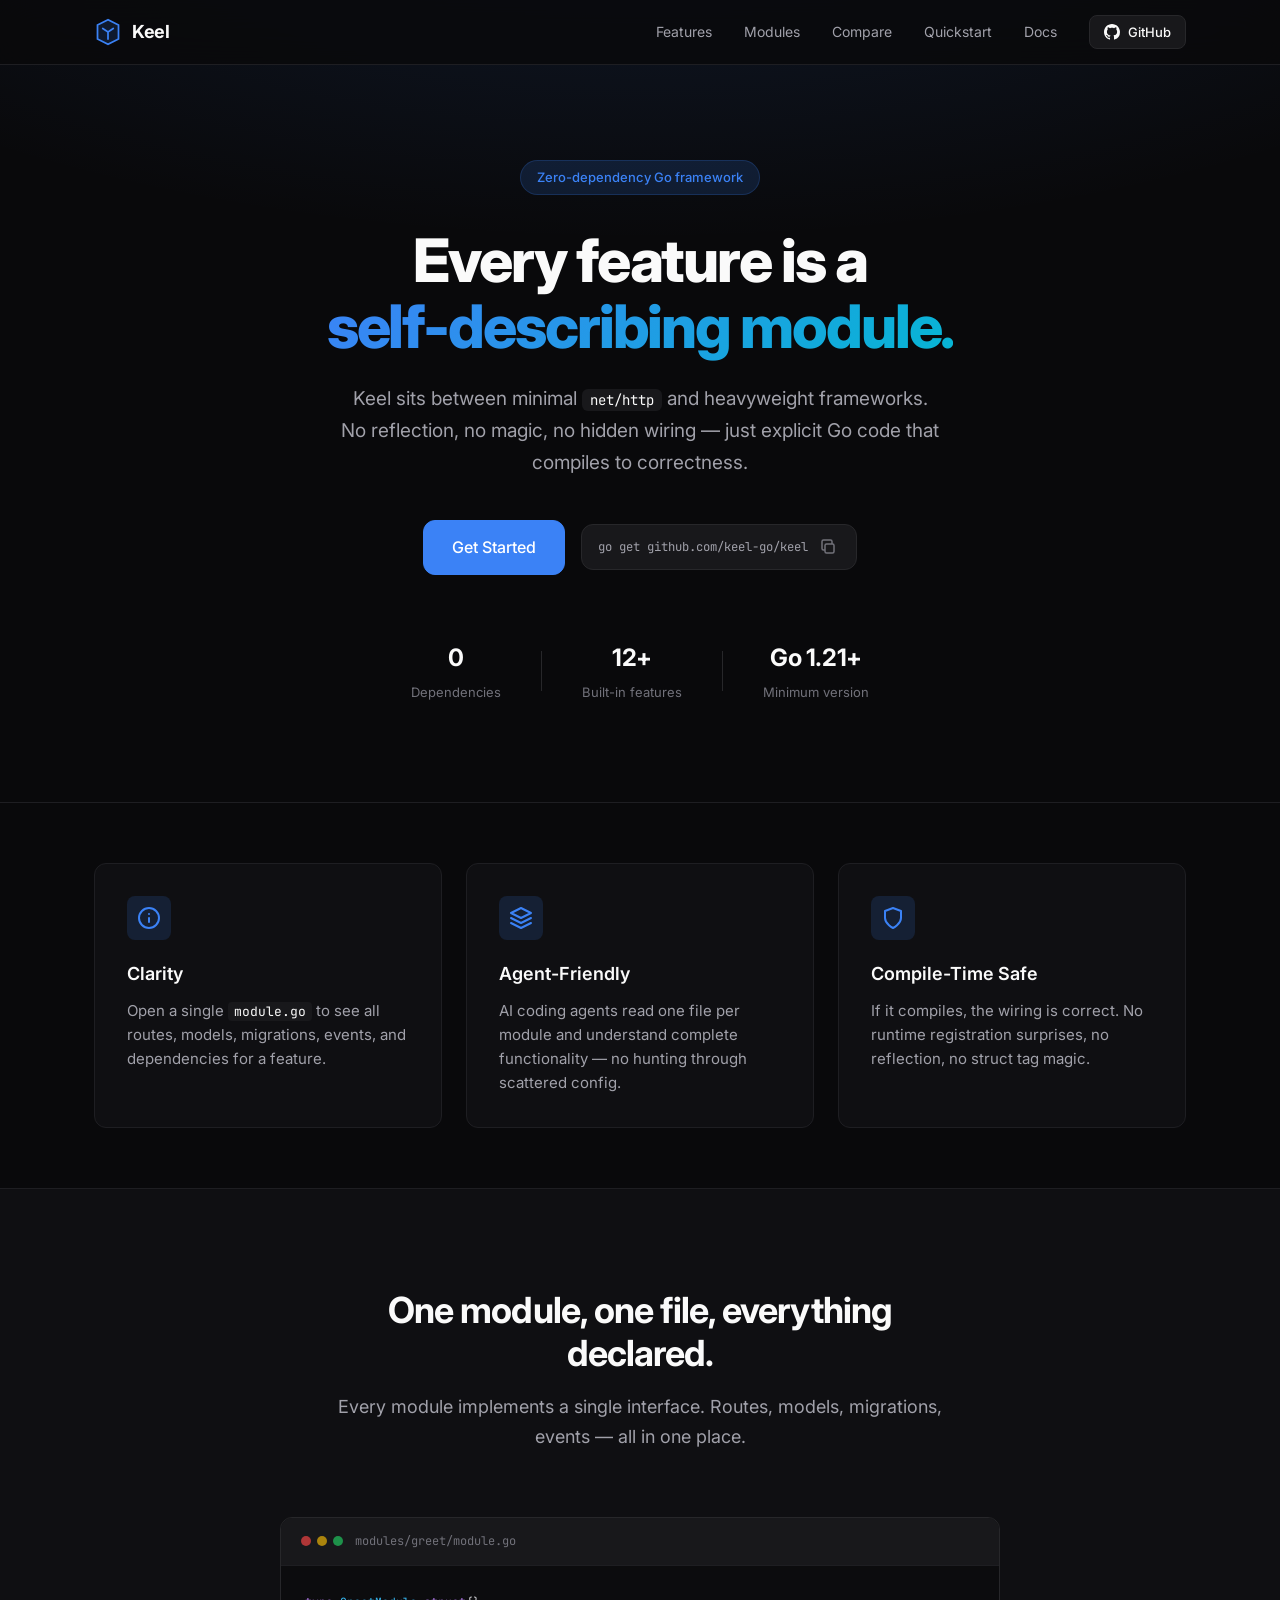
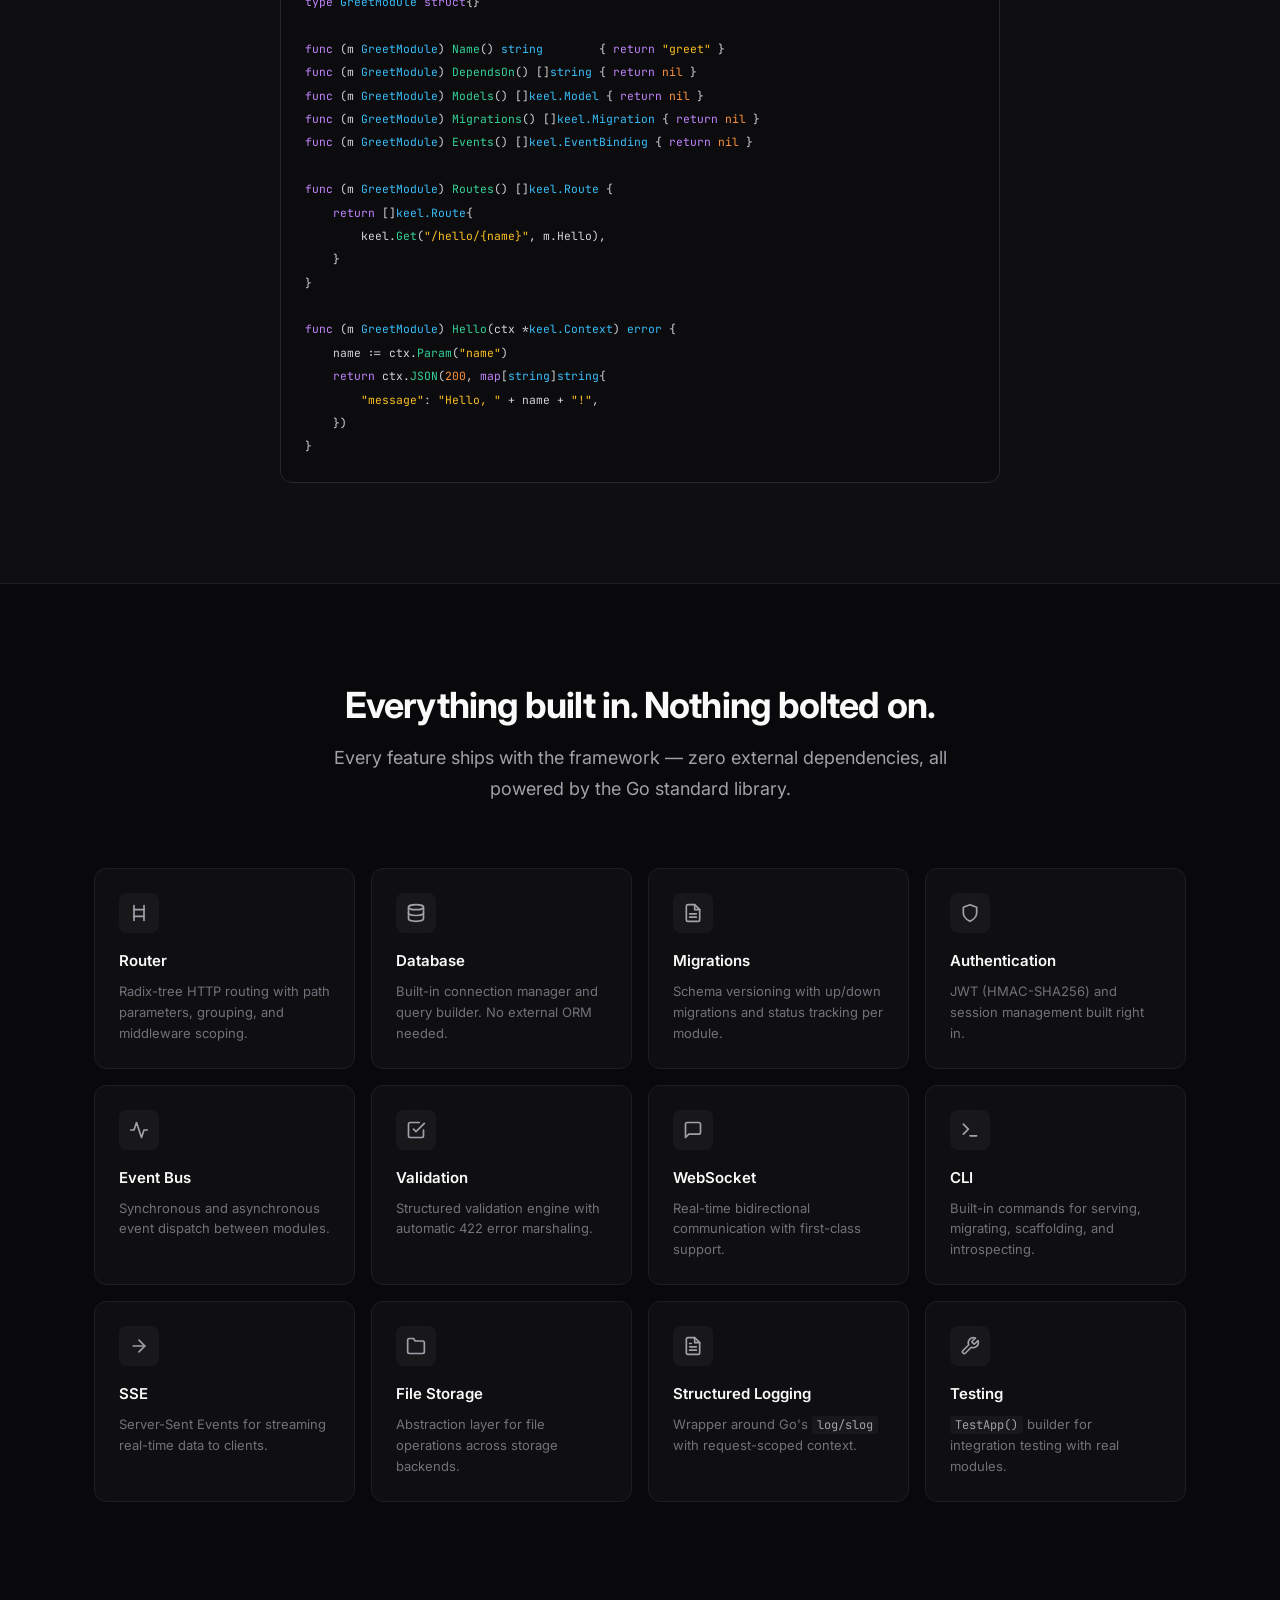
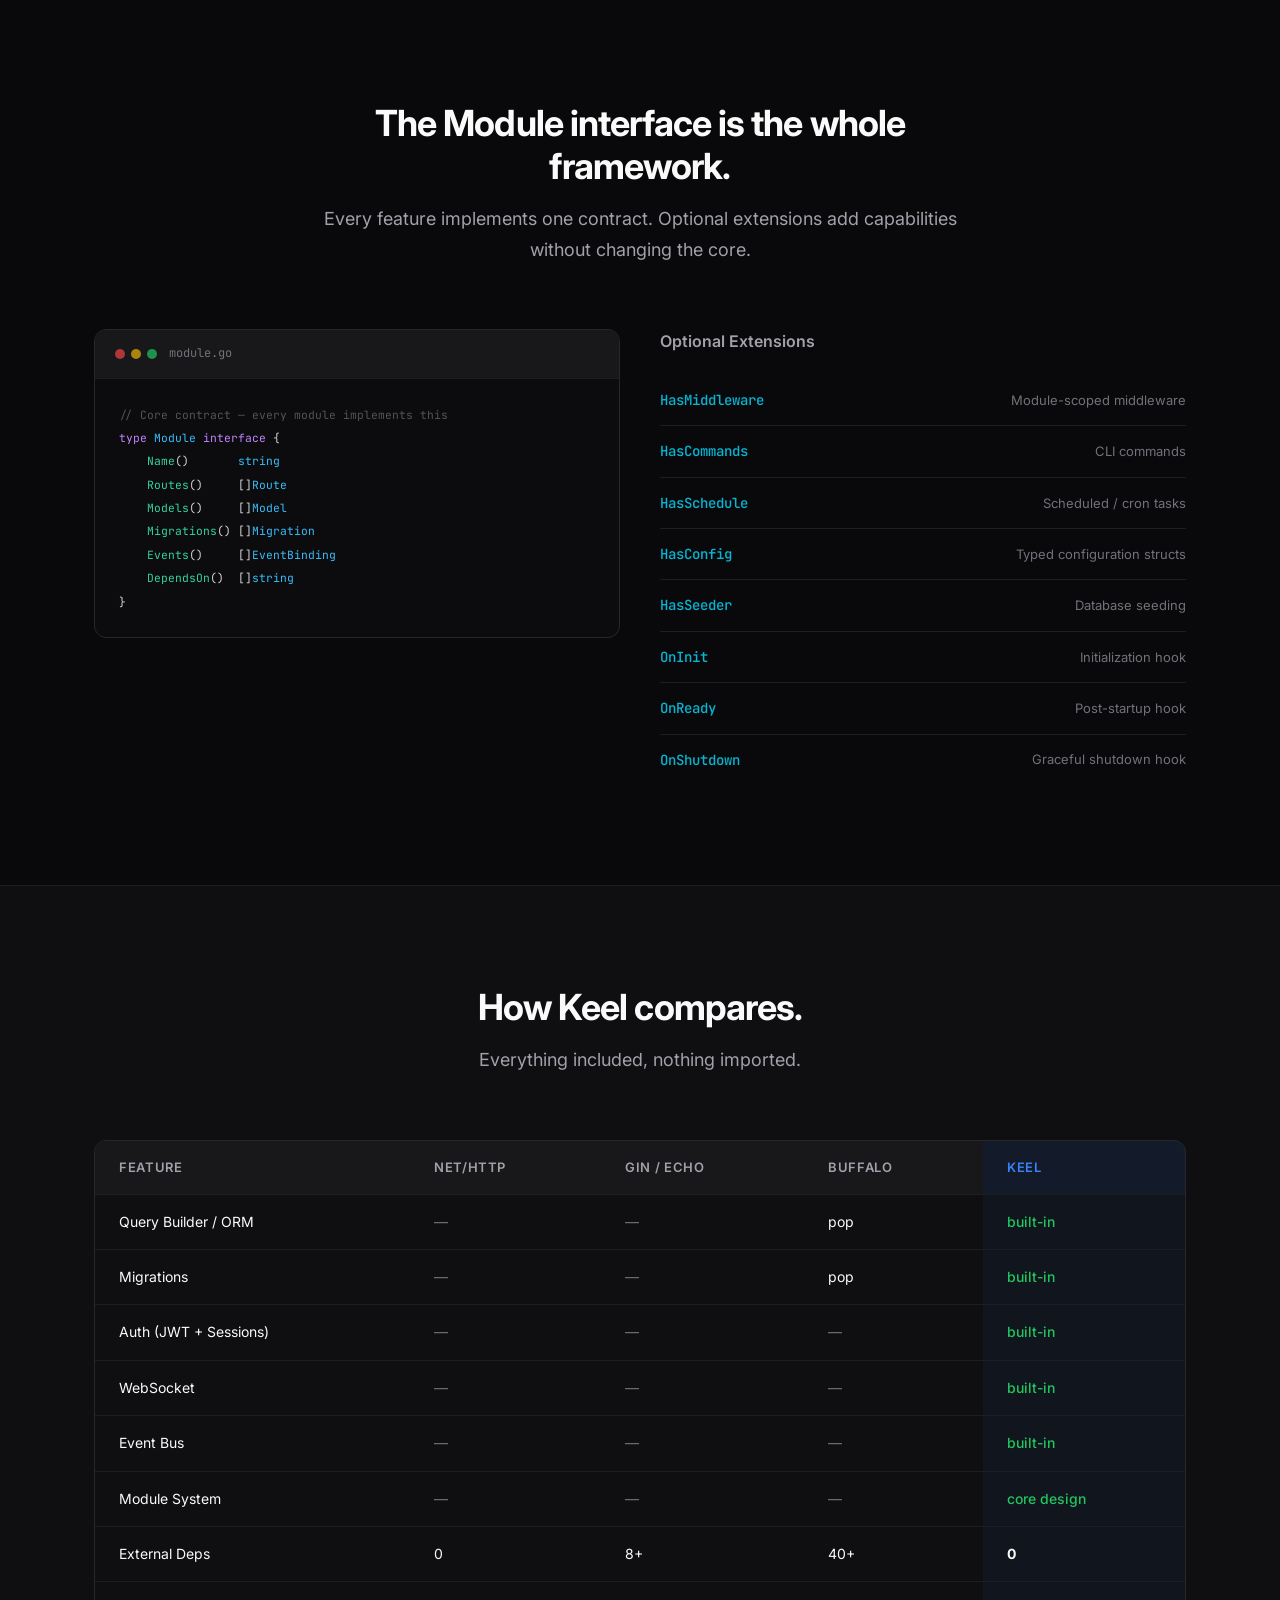
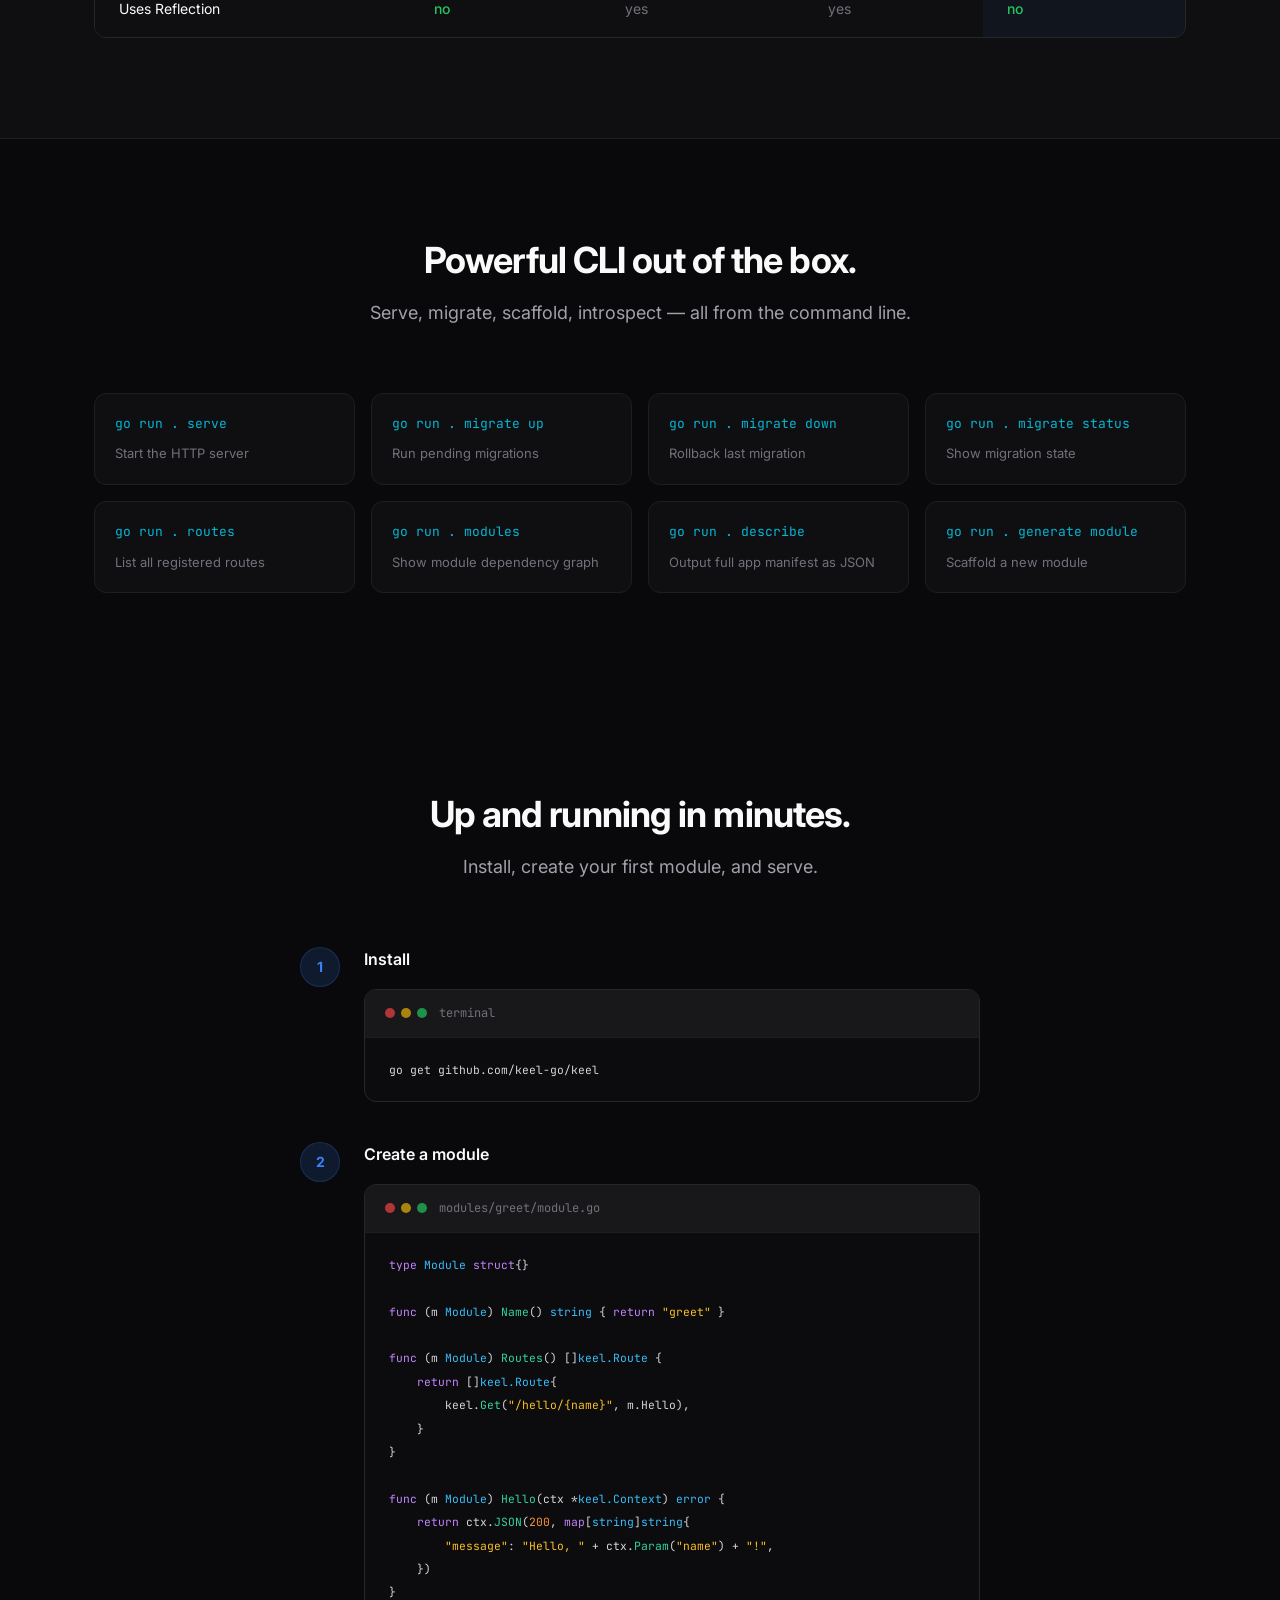
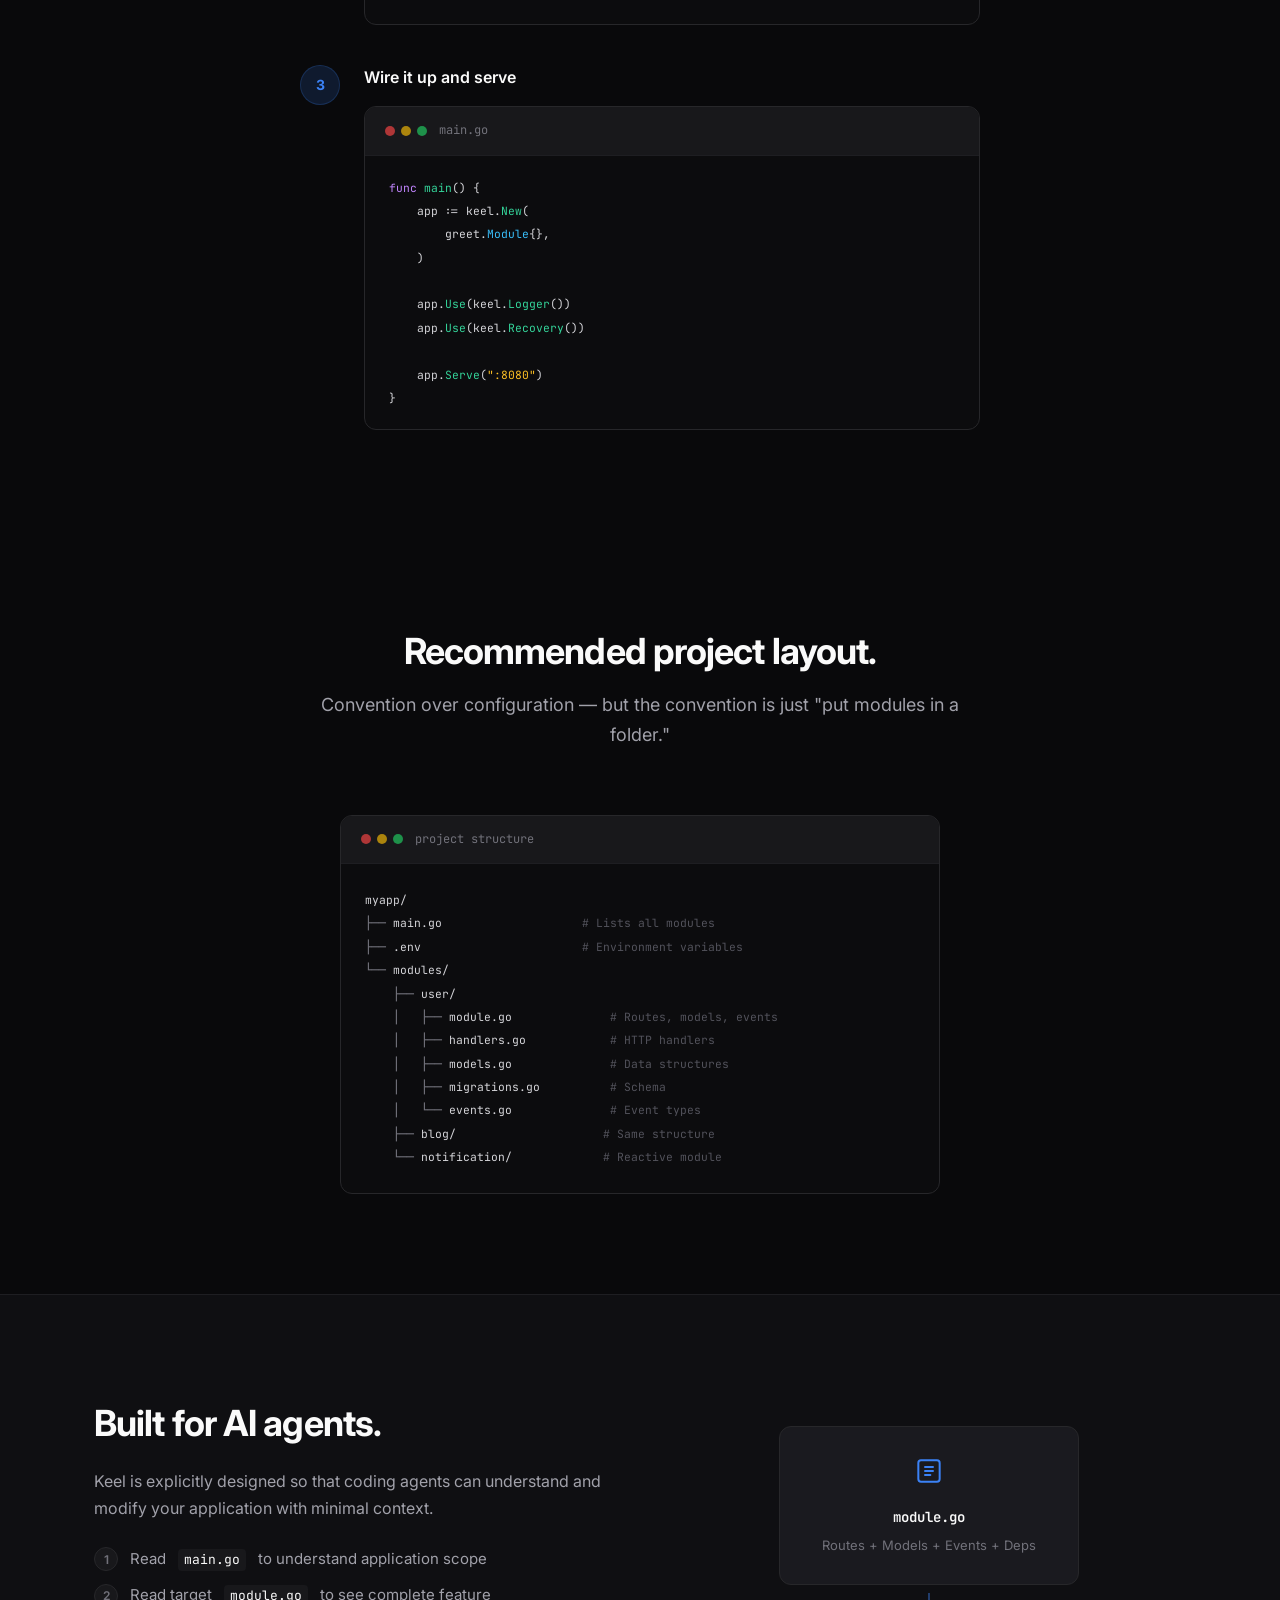
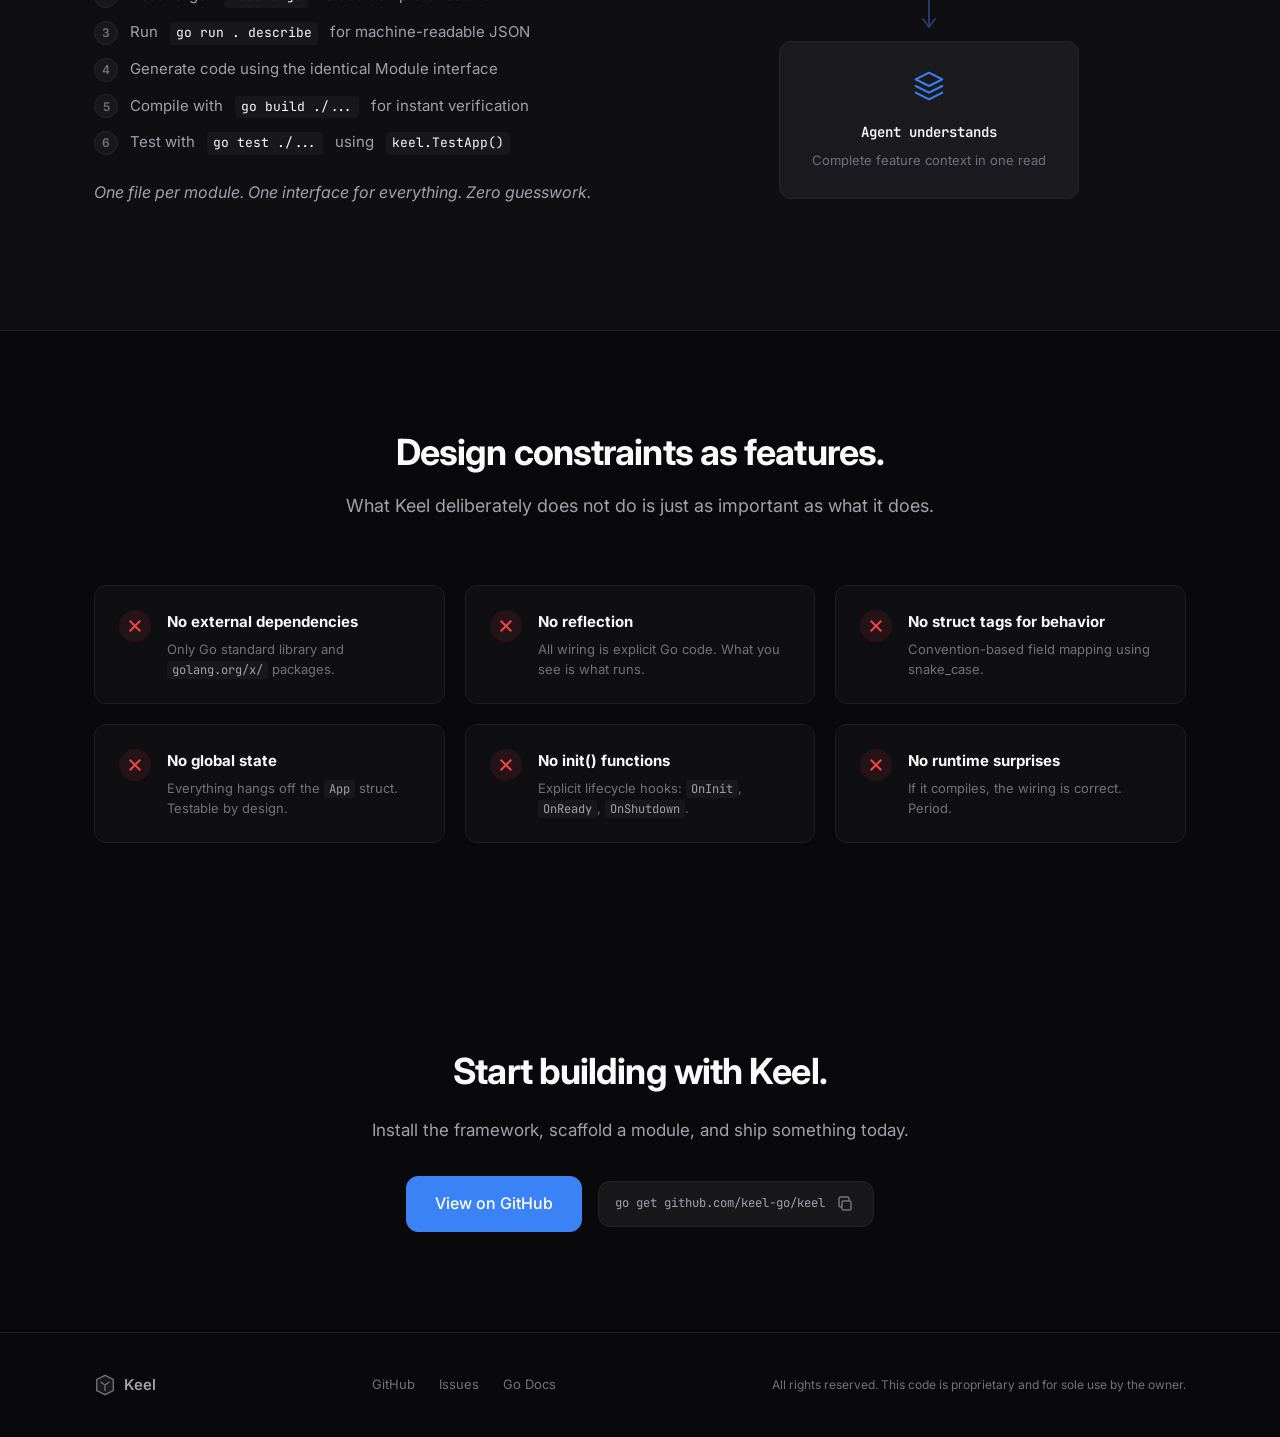
<file: public/index.html>
<!DOCTYPE html>
<html lang="en">
<head>
  <meta charset="UTF-8">
  <meta name="viewport" content="width=device-width, initial-scale=1.0">
  <title>Keel - Zero-Dependency Go Web Framework</title>
  <meta name="description" content="Keel is a zero-dependency Go web framework where every feature is a self-describing module. Explicit, agent-friendly, compile-time safe.">
  <link rel="preconnect" href="https://fonts.googleapis.com">
  <link rel="preconnect" href="https://fonts.gstatic.com" crossorigin>
  <link href="https://fonts.googleapis.com/css2?family=Inter:wght@400;500;600;700;800&family=JetBrains+Mono:wght@400;500&display=swap" rel="stylesheet">
  <link rel="stylesheet" href="styles.css">
  <link rel="icon" href="data:image/svg+xml,<svg xmlns='http://www.w3.org/2000/svg' viewBox='0 0 100 100'><text y='.9em' font-size='90'>%E2%9A%93</text></svg>">
</head>
<body>
  <!-- Navigation -->
  <nav class="nav" id="nav">
    <div class="container nav-inner">
      <a href="#" class="nav-logo">
        <svg class="nav-logo-icon" viewBox="0 0 32 32" fill="none" xmlns="http://www.w3.org/2000/svg">
          <path d="M16 2L4 8v16l12 6 12-6V8L16 2z" fill="currentColor" opacity="0.15"/>
          <path d="M16 2L4 8v16l12 6 12-6V8L16 2z" stroke="currentColor" stroke-width="2" fill="none"/>
          <path d="M10 12l6 4 6-4M16 16v8" stroke="currentColor" stroke-width="2" stroke-linecap="round"/>
        </svg>
        <span>Keel</span>
      </a>
      <div class="nav-links">
        <a href="#features">Features</a>
        <a href="#modules">Modules</a>
        <a href="#comparison">Compare</a>
        <a href="#quickstart">Quickstart</a>
        <a href="docs/">Docs</a>
        <a href="https://github.com/keel-go/keel" class="btn btn-sm" target="_blank" rel="noopener">
          <svg width="16" height="16" viewBox="0 0 16 16" fill="currentColor"><path d="M8 0C3.58 0 0 3.58 0 8c0 3.54 2.29 6.53 5.47 7.59.4.07.55-.17.55-.38 0-.19-.01-.82-.01-1.49-2.01.37-2.53-.49-2.69-.94-.09-.23-.48-.94-.82-1.13-.28-.15-.68-.52-.01-.53.63-.01 1.08.58 1.23.82.72 1.21 1.87.87 2.33.66.07-.52.28-.87.51-1.07-1.78-.2-3.64-.89-3.64-3.95 0-.87.31-1.59.82-2.15-.08-.2-.36-1.02.08-2.12 0 0 .67-.21 2.2.82.64-.18 1.32-.27 2-.27.68 0 1.36.09 2 .27 1.53-1.04 2.2-.82 2.2-.82.44 1.1.16 1.92.08 2.12.51.56.82 1.27.82 2.15 0 3.07-1.87 3.75-3.65 3.95.29.25.54.73.54 1.48 0 1.07-.01 1.93-.01 2.2 0 .21.15.46.55.38A8.013 8.013 0 0016 8c0-4.42-3.58-8-8-8z"/></svg>
          GitHub
        </a>
      </div>
      <button class="nav-toggle" id="nav-toggle" aria-label="Toggle menu">
        <span></span><span></span><span></span>
      </button>
    </div>
  </nav>

  <!-- Mobile Menu -->
  <div class="mobile-menu" id="mobile-menu">
    <a href="#features" class="mobile-menu-link">Features</a>
    <a href="#modules" class="mobile-menu-link">Modules</a>
    <a href="#comparison" class="mobile-menu-link">Compare</a>
    <a href="#quickstart" class="mobile-menu-link">Quickstart</a>
    <a href="docs/" class="mobile-menu-link">Docs</a>
    <a href="https://github.com/keel-go/keel" class="mobile-menu-link" target="_blank" rel="noopener">GitHub</a>
  </div>

  <!-- Hero -->
  <header class="hero">
    <div class="hero-bg"></div>
    <div class="container hero-inner">
      <div class="hero-badge">Zero-dependency Go framework</div>
      <h1 class="hero-title">
        Every feature is a<br>
        <span class="gradient-text">self-describing module.</span>
      </h1>
      <p class="hero-subtitle">
        Keel sits between minimal <code>net/http</code> and heavyweight frameworks.
        No reflection, no magic, no hidden wiring &mdash; just explicit Go code
        that compiles to correctness.
      </p>
      <div class="hero-actions">
        <a href="docs/" class="btn btn-primary btn-lg">Get Started</a>
        <div class="hero-install">
          <code>go get github.com/keel-go/keel</code>
          <button class="copy-btn" data-copy="go get github.com/keel-go/keel" aria-label="Copy">
            <svg width="16" height="16" viewBox="0 0 16 16" fill="none" stroke="currentColor" stroke-width="1.5"><rect x="5" y="5" width="9" height="9" rx="1.5"/><path d="M5 11H3.5A1.5 1.5 0 012 9.5v-7A1.5 1.5 0 013.5 1h7A1.5 1.5 0 0112 2.5V5"/></svg>
          </button>
        </div>
      </div>
      <div class="hero-stats">
        <div class="hero-stat">
          <span class="hero-stat-value">0</span>
          <span class="hero-stat-label">Dependencies</span>
        </div>
        <div class="hero-stat-divider"></div>
        <div class="hero-stat">
          <span class="hero-stat-value">12+</span>
          <span class="hero-stat-label">Built-in features</span>
        </div>
        <div class="hero-stat-divider"></div>
        <div class="hero-stat">
          <span class="hero-stat-value">Go 1.21+</span>
          <span class="hero-stat-label">Minimum version</span>
        </div>
      </div>
    </div>
  </header>

  <!-- Philosophy -->
  <section class="section philosophy">
    <div class="container">
      <div class="philosophy-grid">
        <div class="philosophy-card">
          <div class="philosophy-icon">
            <svg width="24" height="24" viewBox="0 0 24 24" fill="none" stroke="currentColor" stroke-width="2" stroke-linecap="round" stroke-linejoin="round"><circle cx="12" cy="12" r="10"/><path d="M12 16v-4M12 8h.01"/></svg>
          </div>
          <h3>Clarity</h3>
          <p>Open a single <code>module.go</code> to see all routes, models, migrations, events, and dependencies for a feature.</p>
        </div>
        <div class="philosophy-card">
          <div class="philosophy-icon">
            <svg width="24" height="24" viewBox="0 0 24 24" fill="none" stroke="currentColor" stroke-width="2" stroke-linecap="round" stroke-linejoin="round"><path d="M12 2L2 7l10 5 10-5-10-5z"/><path d="M2 17l10 5 10-5"/><path d="M2 12l10 5 10-5"/></svg>
          </div>
          <h3>Agent-Friendly</h3>
          <p>AI coding agents read one file per module and understand complete functionality &mdash; no hunting through scattered config.</p>
        </div>
        <div class="philosophy-card">
          <div class="philosophy-icon">
            <svg width="24" height="24" viewBox="0 0 24 24" fill="none" stroke="currentColor" stroke-width="2" stroke-linecap="round" stroke-linejoin="round"><path d="M12 22s8-4 8-10V5l-8-3-8 3v7c0 6 8 10 8 10z"/></svg>
          </div>
          <h3>Compile-Time Safe</h3>
          <p>If it compiles, the wiring is correct. No runtime registration surprises, no reflection, no struct tag magic.</p>
        </div>
      </div>
    </div>
  </section>

  <!-- Code Preview -->
  <section class="section code-preview">
    <div class="container">
      <div class="section-header">
        <h2>One module, one file, everything declared.</h2>
        <p>Every module implements a single interface. Routes, models, migrations, events &mdash; all in one place.</p>
      </div>
      <div class="code-window">
        <div class="code-header">
          <div class="code-dots">
            <span></span><span></span><span></span>
          </div>
          <span class="code-filename">modules/greet/module.go</span>
        </div>
        <pre class="code-body"><code><span class="kw">type</span> <span class="type">GreetModule</span> <span class="kw">struct</span>{}

<span class="kw">func</span> (m <span class="type">GreetModule</span>) <span class="fn">Name</span>() <span class="type">string</span>        { <span class="kw">return</span> <span class="str">"greet"</span> }
<span class="kw">func</span> (m <span class="type">GreetModule</span>) <span class="fn">DependsOn</span>() []<span class="type">string</span> { <span class="kw">return</span> <span class="lit">nil</span> }
<span class="kw">func</span> (m <span class="type">GreetModule</span>) <span class="fn">Models</span>() []<span class="type">keel.Model</span> { <span class="kw">return</span> <span class="lit">nil</span> }
<span class="kw">func</span> (m <span class="type">GreetModule</span>) <span class="fn">Migrations</span>() []<span class="type">keel.Migration</span> { <span class="kw">return</span> <span class="lit">nil</span> }
<span class="kw">func</span> (m <span class="type">GreetModule</span>) <span class="fn">Events</span>() []<span class="type">keel.EventBinding</span> { <span class="kw">return</span> <span class="lit">nil</span> }

<span class="kw">func</span> (m <span class="type">GreetModule</span>) <span class="fn">Routes</span>() []<span class="type">keel.Route</span> {
    <span class="kw">return</span> []<span class="type">keel.Route</span>{
        keel.<span class="fn">Get</span>(<span class="str">"/hello/{name}"</span>, m.Hello),
    }
}

<span class="kw">func</span> (m <span class="type">GreetModule</span>) <span class="fn">Hello</span>(ctx *<span class="type">keel.Context</span>) <span class="type">error</span> {
    name := ctx.<span class="fn">Param</span>(<span class="str">"name"</span>)
    <span class="kw">return</span> ctx.<span class="fn">JSON</span>(<span class="lit">200</span>, <span class="kw">map</span>[<span class="type">string</span>]<span class="type">string</span>{
        <span class="str">"message"</span>: <span class="str">"Hello, "</span> + name + <span class="str">"!"</span>,
    })
}</code></pre>
      </div>
    </div>
  </section>

  <!-- Features -->
  <section class="section features" id="features">
    <div class="container">
      <div class="section-header">
        <h2>Everything built in. Nothing bolted on.</h2>
        <p>Every feature ships with the framework &mdash; zero external dependencies, all powered by the Go standard library.</p>
      </div>
      <div class="features-grid">
        <div class="feature-card">
          <div class="feature-icon">
            <svg width="20" height="20" viewBox="0 0 24 24" fill="none" stroke="currentColor" stroke-width="2" stroke-linecap="round" stroke-linejoin="round"><path d="M6 3v18"/><path d="M18 3v18"/><path d="M6 8h12"/><path d="M6 16h12"/></svg>
          </div>
          <h3>Router</h3>
          <p>Radix-tree HTTP routing with path parameters, grouping, and middleware scoping.</p>
        </div>
        <div class="feature-card">
          <div class="feature-icon">
            <svg width="20" height="20" viewBox="0 0 24 24" fill="none" stroke="currentColor" stroke-width="2" stroke-linecap="round" stroke-linejoin="round"><ellipse cx="12" cy="5" rx="9" ry="3"/><path d="M21 12c0 1.66-4 3-9 3s-9-1.34-9-3"/><path d="M3 5v14c0 1.66 4 3 9 3s9-1.34 9-3V5"/></svg>
          </div>
          <h3>Database</h3>
          <p>Built-in connection manager and query builder. No external ORM needed.</p>
        </div>
        <div class="feature-card">
          <div class="feature-icon">
            <svg width="20" height="20" viewBox="0 0 24 24" fill="none" stroke="currentColor" stroke-width="2" stroke-linecap="round" stroke-linejoin="round"><path d="M14 2H6a2 2 0 00-2 2v16a2 2 0 002 2h12a2 2 0 002-2V8z"/><polyline points="14 2 14 8 20 8"/><line x1="16" y1="13" x2="8" y2="13"/><line x1="16" y1="17" x2="8" y2="17"/></svg>
          </div>
          <h3>Migrations</h3>
          <p>Schema versioning with up/down migrations and status tracking per module.</p>
        </div>
        <div class="feature-card">
          <div class="feature-icon">
            <svg width="20" height="20" viewBox="0 0 24 24" fill="none" stroke="currentColor" stroke-width="2" stroke-linecap="round" stroke-linejoin="round"><path d="M12 22s8-4 8-10V5l-8-3-8 3v7c0 6 8 10 8 10z"/></svg>
          </div>
          <h3>Authentication</h3>
          <p>JWT (HMAC-SHA256) and session management built right in.</p>
        </div>
        <div class="feature-card">
          <div class="feature-icon">
            <svg width="20" height="20" viewBox="0 0 24 24" fill="none" stroke="currentColor" stroke-width="2" stroke-linecap="round" stroke-linejoin="round"><path d="M22 12h-4l-3 9L9 3l-3 9H2"/></svg>
          </div>
          <h3>Event Bus</h3>
          <p>Synchronous and asynchronous event dispatch between modules.</p>
        </div>
        <div class="feature-card">
          <div class="feature-icon">
            <svg width="20" height="20" viewBox="0 0 24 24" fill="none" stroke="currentColor" stroke-width="2" stroke-linecap="round" stroke-linejoin="round"><path d="M9 11l3 3L22 4"/><path d="M21 12v7a2 2 0 01-2 2H5a2 2 0 01-2-2V5a2 2 0 012-2h11"/></svg>
          </div>
          <h3>Validation</h3>
          <p>Structured validation engine with automatic 422 error marshaling.</p>
        </div>
        <div class="feature-card">
          <div class="feature-icon">
            <svg width="20" height="20" viewBox="0 0 24 24" fill="none" stroke="currentColor" stroke-width="2" stroke-linecap="round" stroke-linejoin="round"><path d="M21 15a2 2 0 01-2 2H7l-4 4V5a2 2 0 012-2h14a2 2 0 012 2z"/></svg>
          </div>
          <h3>WebSocket</h3>
          <p>Real-time bidirectional communication with first-class support.</p>
        </div>
        <div class="feature-card">
          <div class="feature-icon">
            <svg width="20" height="20" viewBox="0 0 24 24" fill="none" stroke="currentColor" stroke-width="2" stroke-linecap="round" stroke-linejoin="round"><polyline points="4 17 10 11 4 5"/><line x1="12" y1="19" x2="20" y2="19"/></svg>
          </div>
          <h3>CLI</h3>
          <p>Built-in commands for serving, migrating, scaffolding, and introspecting.</p>
        </div>
        <div class="feature-card">
          <div class="feature-icon">
            <svg width="20" height="20" viewBox="0 0 24 24" fill="none" stroke="currentColor" stroke-width="2" stroke-linecap="round" stroke-linejoin="round"><path d="M5 12h14"/><path d="M12 5l7 7-7 7"/></svg>
          </div>
          <h3>SSE</h3>
          <p>Server-Sent Events for streaming real-time data to clients.</p>
        </div>
        <div class="feature-card">
          <div class="feature-icon">
            <svg width="20" height="20" viewBox="0 0 24 24" fill="none" stroke="currentColor" stroke-width="2" stroke-linecap="round" stroke-linejoin="round"><path d="M22 19a2 2 0 01-2 2H4a2 2 0 01-2-2V5a2 2 0 012-2h5l2 3h9a2 2 0 012 2z"/></svg>
          </div>
          <h3>File Storage</h3>
          <p>Abstraction layer for file operations across storage backends.</p>
        </div>
        <div class="feature-card">
          <div class="feature-icon">
            <svg width="20" height="20" viewBox="0 0 24 24" fill="none" stroke="currentColor" stroke-width="2" stroke-linecap="round" stroke-linejoin="round"><path d="M14 2H6a2 2 0 00-2 2v16a2 2 0 002 2h12a2 2 0 002-2V8z"/><path d="M14 2v6h6"/><path d="M16 13H8"/><path d="M16 17H8"/><path d="M10 9H8"/></svg>
          </div>
          <h3>Structured Logging</h3>
          <p>Wrapper around Go's <code>log/slog</code> with request-scoped context.</p>
        </div>
        <div class="feature-card">
          <div class="feature-icon">
            <svg width="20" height="20" viewBox="0 0 24 24" fill="none" stroke="currentColor" stroke-width="2" stroke-linecap="round" stroke-linejoin="round"><path d="M14.7 6.3a1 1 0 000 1.4l1.6 1.6a1 1 0 001.4 0l3.77-3.77a6 6 0 01-7.94 7.94l-6.91 6.91a2.12 2.12 0 01-3-3l6.91-6.91a6 6 0 017.94-7.94l-3.76 3.76z"/></svg>
          </div>
          <h3>Testing</h3>
          <p><code>TestApp()</code> builder for integration testing with real modules.</p>
        </div>
      </div>
    </div>
  </section>

  <!-- Module Interface -->
  <section class="section modules" id="modules">
    <div class="container">
      <div class="section-header">
        <h2>The Module interface is the whole framework.</h2>
        <p>Every feature implements one contract. Optional extensions add capabilities without changing the core.</p>
      </div>
      <div class="modules-layout">
        <div class="code-window">
          <div class="code-header">
            <div class="code-dots">
              <span></span><span></span><span></span>
            </div>
            <span class="code-filename">module.go</span>
          </div>
          <pre class="code-body"><code><span class="cm">// Core contract &mdash; every module implements this</span>
<span class="kw">type</span> <span class="type">Module</span> <span class="kw">interface</span> {
    <span class="fn">Name</span>()       <span class="type">string</span>
    <span class="fn">Routes</span>()     []<span class="type">Route</span>
    <span class="fn">Models</span>()     []<span class="type">Model</span>
    <span class="fn">Migrations</span>() []<span class="type">Migration</span>
    <span class="fn">Events</span>()     []<span class="type">EventBinding</span>
    <span class="fn">DependsOn</span>()  []<span class="type">string</span>
}</code></pre>
        </div>
        <div class="extensions-list">
          <h3>Optional Extensions</h3>
          <div class="extension">
            <code>HasMiddleware</code>
            <span>Module-scoped middleware</span>
          </div>
          <div class="extension">
            <code>HasCommands</code>
            <span>CLI commands</span>
          </div>
          <div class="extension">
            <code>HasSchedule</code>
            <span>Scheduled / cron tasks</span>
          </div>
          <div class="extension">
            <code>HasConfig</code>
            <span>Typed configuration structs</span>
          </div>
          <div class="extension">
            <code>HasSeeder</code>
            <span>Database seeding</span>
          </div>
          <div class="extension">
            <code>OnInit</code>
            <span>Initialization hook</span>
          </div>
          <div class="extension">
            <code>OnReady</code>
            <span>Post-startup hook</span>
          </div>
          <div class="extension">
            <code>OnShutdown</code>
            <span>Graceful shutdown hook</span>
          </div>
        </div>
      </div>
    </div>
  </section>

  <!-- Comparison -->
  <section class="section comparison" id="comparison">
    <div class="container">
      <div class="section-header">
        <h2>How Keel compares.</h2>
        <p>Everything included, nothing imported.</p>
      </div>
      <div class="table-wrapper">
        <table class="comparison-table">
          <thead>
            <tr>
              <th>Feature</th>
              <th>net/http</th>
              <th>Gin / Echo</th>
              <th>Buffalo</th>
              <th class="highlight">Keel</th>
            </tr>
          </thead>
          <tbody>
            <tr>
              <td>Query Builder / ORM</td>
              <td><span class="no">&mdash;</span></td>
              <td><span class="no">&mdash;</span></td>
              <td>pop</td>
              <td class="highlight"><span class="yes">built-in</span></td>
            </tr>
            <tr>
              <td>Migrations</td>
              <td><span class="no">&mdash;</span></td>
              <td><span class="no">&mdash;</span></td>
              <td>pop</td>
              <td class="highlight"><span class="yes">built-in</span></td>
            </tr>
            <tr>
              <td>Auth (JWT + Sessions)</td>
              <td><span class="no">&mdash;</span></td>
              <td><span class="no">&mdash;</span></td>
              <td><span class="no">&mdash;</span></td>
              <td class="highlight"><span class="yes">built-in</span></td>
            </tr>
            <tr>
              <td>WebSocket</td>
              <td><span class="no">&mdash;</span></td>
              <td><span class="no">&mdash;</span></td>
              <td><span class="no">&mdash;</span></td>
              <td class="highlight"><span class="yes">built-in</span></td>
            </tr>
            <tr>
              <td>Event Bus</td>
              <td><span class="no">&mdash;</span></td>
              <td><span class="no">&mdash;</span></td>
              <td><span class="no">&mdash;</span></td>
              <td class="highlight"><span class="yes">built-in</span></td>
            </tr>
            <tr>
              <td>Module System</td>
              <td><span class="no">&mdash;</span></td>
              <td><span class="no">&mdash;</span></td>
              <td><span class="no">&mdash;</span></td>
              <td class="highlight"><span class="yes">core design</span></td>
            </tr>
            <tr>
              <td>External Deps</td>
              <td>0</td>
              <td>8+</td>
              <td>40+</td>
              <td class="highlight"><strong>0</strong></td>
            </tr>
            <tr>
              <td>Uses Reflection</td>
              <td><span class="yes">no</span></td>
              <td><span class="no">yes</span></td>
              <td><span class="no">yes</span></td>
              <td class="highlight"><span class="yes">no</span></td>
            </tr>
          </tbody>
        </table>
      </div>
    </div>
  </section>

  <!-- CLI -->
  <section class="section cli-section">
    <div class="container">
      <div class="section-header">
        <h2>Powerful CLI out of the box.</h2>
        <p>Serve, migrate, scaffold, introspect &mdash; all from the command line.</p>
      </div>
      <div class="cli-grid">
        <div class="cli-card">
          <code>go run . serve</code>
          <p>Start the HTTP server</p>
        </div>
        <div class="cli-card">
          <code>go run . migrate up</code>
          <p>Run pending migrations</p>
        </div>
        <div class="cli-card">
          <code>go run . migrate down</code>
          <p>Rollback last migration</p>
        </div>
        <div class="cli-card">
          <code>go run . migrate status</code>
          <p>Show migration state</p>
        </div>
        <div class="cli-card">
          <code>go run . routes</code>
          <p>List all registered routes</p>
        </div>
        <div class="cli-card">
          <code>go run . modules</code>
          <p>Show module dependency graph</p>
        </div>
        <div class="cli-card">
          <code>go run . describe</code>
          <p>Output full app manifest as JSON</p>
        </div>
        <div class="cli-card">
          <code>go run . generate module</code>
          <p>Scaffold a new module</p>
        </div>
      </div>
    </div>
  </section>

  <!-- Quickstart -->
  <section class="section quickstart" id="quickstart">
    <div class="container">
      <div class="section-header">
        <h2>Up and running in minutes.</h2>
        <p>Install, create your first module, and serve.</p>
      </div>
      <div class="steps">
        <div class="step">
          <div class="step-number">1</div>
          <div class="step-content">
            <h3>Install</h3>
            <div class="code-window code-window-sm">
              <div class="code-header">
                <div class="code-dots"><span></span><span></span><span></span></div>
                <span class="code-filename">terminal</span>
              </div>
              <pre class="code-body"><code>go get github.com/keel-go/keel</code></pre>
            </div>
          </div>
        </div>
        <div class="step">
          <div class="step-number">2</div>
          <div class="step-content">
            <h3>Create a module</h3>
            <div class="code-window code-window-sm">
              <div class="code-header">
                <div class="code-dots"><span></span><span></span><span></span></div>
                <span class="code-filename">modules/greet/module.go</span>
              </div>
              <pre class="code-body"><code><span class="kw">type</span> <span class="type">Module</span> <span class="kw">struct</span>{}

<span class="kw">func</span> (m <span class="type">Module</span>) <span class="fn">Name</span>() <span class="type">string</span> { <span class="kw">return</span> <span class="str">"greet"</span> }

<span class="kw">func</span> (m <span class="type">Module</span>) <span class="fn">Routes</span>() []<span class="type">keel.Route</span> {
    <span class="kw">return</span> []<span class="type">keel.Route</span>{
        keel.<span class="fn">Get</span>(<span class="str">"/hello/{name}"</span>, m.Hello),
    }
}

<span class="kw">func</span> (m <span class="type">Module</span>) <span class="fn">Hello</span>(ctx *<span class="type">keel.Context</span>) <span class="type">error</span> {
    <span class="kw">return</span> ctx.<span class="fn">JSON</span>(<span class="lit">200</span>, <span class="kw">map</span>[<span class="type">string</span>]<span class="type">string</span>{
        <span class="str">"message"</span>: <span class="str">"Hello, "</span> + ctx.<span class="fn">Param</span>(<span class="str">"name"</span>) + <span class="str">"!"</span>,
    })
}</code></pre>
            </div>
          </div>
        </div>
        <div class="step">
          <div class="step-number">3</div>
          <div class="step-content">
            <h3>Wire it up and serve</h3>
            <div class="code-window code-window-sm">
              <div class="code-header">
                <div class="code-dots"><span></span><span></span><span></span></div>
                <span class="code-filename">main.go</span>
              </div>
              <pre class="code-body"><code><span class="kw">func</span> <span class="fn">main</span>() {
    app := keel.<span class="fn">New</span>(
        greet.<span class="type">Module</span>{},
    )

    app.<span class="fn">Use</span>(keel.<span class="fn">Logger</span>())
    app.<span class="fn">Use</span>(keel.<span class="fn">Recovery</span>())

    app.<span class="fn">Serve</span>(<span class="str">":8080"</span>)
}</code></pre>
            </div>
          </div>
        </div>
      </div>
    </div>
  </section>

  <!-- Project Structure -->
  <section class="section structure">
    <div class="container">
      <div class="section-header">
        <h2>Recommended project layout.</h2>
        <p>Convention over configuration &mdash; but the convention is just "put modules in a folder."</p>
      </div>
      <div class="structure-window">
        <div class="code-window">
          <div class="code-header">
            <div class="code-dots"><span></span><span></span><span></span></div>
            <span class="code-filename">project structure</span>
          </div>
          <pre class="code-body tree"><code>myapp/
<span class="tree-pipe">├──</span> main.go                    <span class="cm"># Lists all modules</span>
<span class="tree-pipe">├──</span> .env                       <span class="cm"># Environment variables</span>
<span class="tree-pipe">└──</span> modules/
    <span class="tree-pipe">├──</span> user/
    <span class="tree-pipe">│</span>   <span class="tree-pipe">├──</span> module.go              <span class="cm"># Routes, models, events</span>
    <span class="tree-pipe">│</span>   <span class="tree-pipe">├──</span> handlers.go            <span class="cm"># HTTP handlers</span>
    <span class="tree-pipe">│</span>   <span class="tree-pipe">├──</span> models.go              <span class="cm"># Data structures</span>
    <span class="tree-pipe">│</span>   <span class="tree-pipe">├──</span> migrations.go          <span class="cm"># Schema</span>
    <span class="tree-pipe">│</span>   <span class="tree-pipe">└──</span> events.go              <span class="cm"># Event types</span>
    <span class="tree-pipe">├──</span> blog/                     <span class="cm"># Same structure</span>
    <span class="tree-pipe">└──</span> notification/             <span class="cm"># Reactive module</span></code></pre>
        </div>
      </div>
    </div>
  </section>

  <!-- Agent Workflow -->
  <section class="section agent-section">
    <div class="container">
      <div class="agent-layout">
        <div class="agent-text">
          <h2>Built for AI agents.</h2>
          <p>Keel is explicitly designed so that coding agents can understand and modify your application with minimal context.</p>
          <ol class="agent-steps">
            <li>Read <code>main.go</code> to understand application scope</li>
            <li>Read target <code>module.go</code> to see complete feature</li>
            <li>Run <code>go run . describe</code> for machine-readable JSON</li>
            <li>Generate code using the identical Module interface</li>
            <li>Compile with <code>go build ./...</code> for instant verification</li>
            <li>Test with <code>go test ./...</code> using <code>keel.TestApp()</code></li>
          </ol>
          <p class="agent-tagline">One file per module. One interface for everything. Zero guesswork.</p>
        </div>
        <div class="agent-visual">
          <div class="agent-card">
            <div class="agent-card-icon">
              <svg width="32" height="32" viewBox="0 0 24 24" fill="none" stroke="currentColor" stroke-width="1.5" stroke-linecap="round" stroke-linejoin="round"><rect x="4" y="4" width="16" height="16" rx="2"/><path d="M9 9h6M9 12h6M9 15h4"/></svg>
            </div>
            <div class="agent-card-label">module.go</div>
            <div class="agent-card-desc">Routes + Models + Events + Deps</div>
          </div>
          <svg class="agent-arrow" width="24" height="40" viewBox="0 0 24 40"><path d="M12 0v32M6 26l6 8 6-8" stroke="currentColor" stroke-width="2" fill="none" stroke-linecap="round" stroke-linejoin="round" opacity="0.4"/></svg>
          <div class="agent-card">
            <div class="agent-card-icon">
              <svg width="32" height="32" viewBox="0 0 24 24" fill="none" stroke="currentColor" stroke-width="1.5" stroke-linecap="round" stroke-linejoin="round"><path d="M12 2L2 7l10 5 10-5-10-5z"/><path d="M2 17l10 5 10-5"/><path d="M2 12l10 5 10-5"/></svg>
            </div>
            <div class="agent-card-label">Agent understands</div>
            <div class="agent-card-desc">Complete feature context in one read</div>
          </div>
        </div>
      </div>
    </div>
  </section>

  <!-- Design Constraints -->
  <section class="section constraints">
    <div class="container">
      <div class="section-header">
        <h2>Design constraints as features.</h2>
        <p>What Keel deliberately does not do is just as important as what it does.</p>
      </div>
      <div class="constraints-grid">
        <div class="constraint">
          <span class="constraint-icon">
            <svg width="16" height="16" viewBox="0 0 16 16" fill="none" stroke="currentColor" stroke-width="2"><path d="M13.3 2.7L2.7 13.3M2.7 2.7l10.6 10.6"/></svg>
          </span>
          <div>
            <strong>No external dependencies</strong>
            <p>Only Go standard library and <code>golang.org/x/</code> packages.</p>
          </div>
        </div>
        <div class="constraint">
          <span class="constraint-icon">
            <svg width="16" height="16" viewBox="0 0 16 16" fill="none" stroke="currentColor" stroke-width="2"><path d="M13.3 2.7L2.7 13.3M2.7 2.7l10.6 10.6"/></svg>
          </span>
          <div>
            <strong>No reflection</strong>
            <p>All wiring is explicit Go code. What you see is what runs.</p>
          </div>
        </div>
        <div class="constraint">
          <span class="constraint-icon">
            <svg width="16" height="16" viewBox="0 0 16 16" fill="none" stroke="currentColor" stroke-width="2"><path d="M13.3 2.7L2.7 13.3M2.7 2.7l10.6 10.6"/></svg>
          </span>
          <div>
            <strong>No struct tags for behavior</strong>
            <p>Convention-based field mapping using snake_case.</p>
          </div>
        </div>
        <div class="constraint">
          <span class="constraint-icon">
            <svg width="16" height="16" viewBox="0 0 16 16" fill="none" stroke="currentColor" stroke-width="2"><path d="M13.3 2.7L2.7 13.3M2.7 2.7l10.6 10.6"/></svg>
          </span>
          <div>
            <strong>No global state</strong>
            <p>Everything hangs off the <code>App</code> struct. Testable by design.</p>
          </div>
        </div>
        <div class="constraint">
          <span class="constraint-icon">
            <svg width="16" height="16" viewBox="0 0 16 16" fill="none" stroke="currentColor" stroke-width="2"><path d="M13.3 2.7L2.7 13.3M2.7 2.7l10.6 10.6"/></svg>
          </span>
          <div>
            <strong>No init() functions</strong>
            <p>Explicit lifecycle hooks: <code>OnInit</code>, <code>OnReady</code>, <code>OnShutdown</code>.</p>
          </div>
        </div>
        <div class="constraint">
          <span class="constraint-icon">
            <svg width="16" height="16" viewBox="0 0 16 16" fill="none" stroke="currentColor" stroke-width="2"><path d="M13.3 2.7L2.7 13.3M2.7 2.7l10.6 10.6"/></svg>
          </span>
          <div>
            <strong>No runtime surprises</strong>
            <p>If it compiles, the wiring is correct. Period.</p>
          </div>
        </div>
      </div>
    </div>
  </section>

  <!-- CTA -->
  <section class="section cta">
    <div class="container">
      <div class="cta-inner">
        <h2>Start building with Keel.</h2>
        <p>Install the framework, scaffold a module, and ship something today.</p>
        <div class="cta-actions">
          <a href="https://github.com/keel-go/keel" class="btn btn-primary btn-lg" target="_blank" rel="noopener">View on GitHub</a>
          <div class="hero-install">
            <code>go get github.com/keel-go/keel</code>
            <button class="copy-btn" data-copy="go get github.com/keel-go/keel" aria-label="Copy">
              <svg width="16" height="16" viewBox="0 0 16 16" fill="none" stroke="currentColor" stroke-width="1.5"><rect x="5" y="5" width="9" height="9" rx="1.5"/><path d="M5 11H3.5A1.5 1.5 0 012 9.5v-7A1.5 1.5 0 013.5 1h7A1.5 1.5 0 0112 2.5V5"/></svg>
            </button>
          </div>
        </div>
      </div>
    </div>
  </section>

  <!-- Footer -->
  <footer class="footer">
    <div class="container footer-inner">
      <div class="footer-brand">
        <svg class="nav-logo-icon" viewBox="0 0 32 32" fill="none" xmlns="http://www.w3.org/2000/svg">
          <path d="M16 2L4 8v16l12 6 12-6V8L16 2z" fill="currentColor" opacity="0.15"/>
          <path d="M16 2L4 8v16l12 6 12-6V8L16 2z" stroke="currentColor" stroke-width="2" fill="none"/>
          <path d="M10 12l6 4 6-4M16 16v8" stroke="currentColor" stroke-width="2" stroke-linecap="round"/>
        </svg>
        <span>Keel</span>
      </div>
      <div class="footer-links">
        <a href="https://github.com/keel-go/keel" target="_blank" rel="noopener">GitHub</a>
        <a href="https://github.com/keel-go/keel/issues" target="_blank" rel="noopener">Issues</a>
        <a href="https://pkg.go.dev/github.com/keel-go/keel" target="_blank" rel="noopener">Go Docs</a>
      </div>
      <p class="footer-copy">All rights reserved. This code is proprietary and for sole use by the owner.</p>
    </div>
  </footer>

  <script src="script.js"></script>
</body>
</html>
</file>
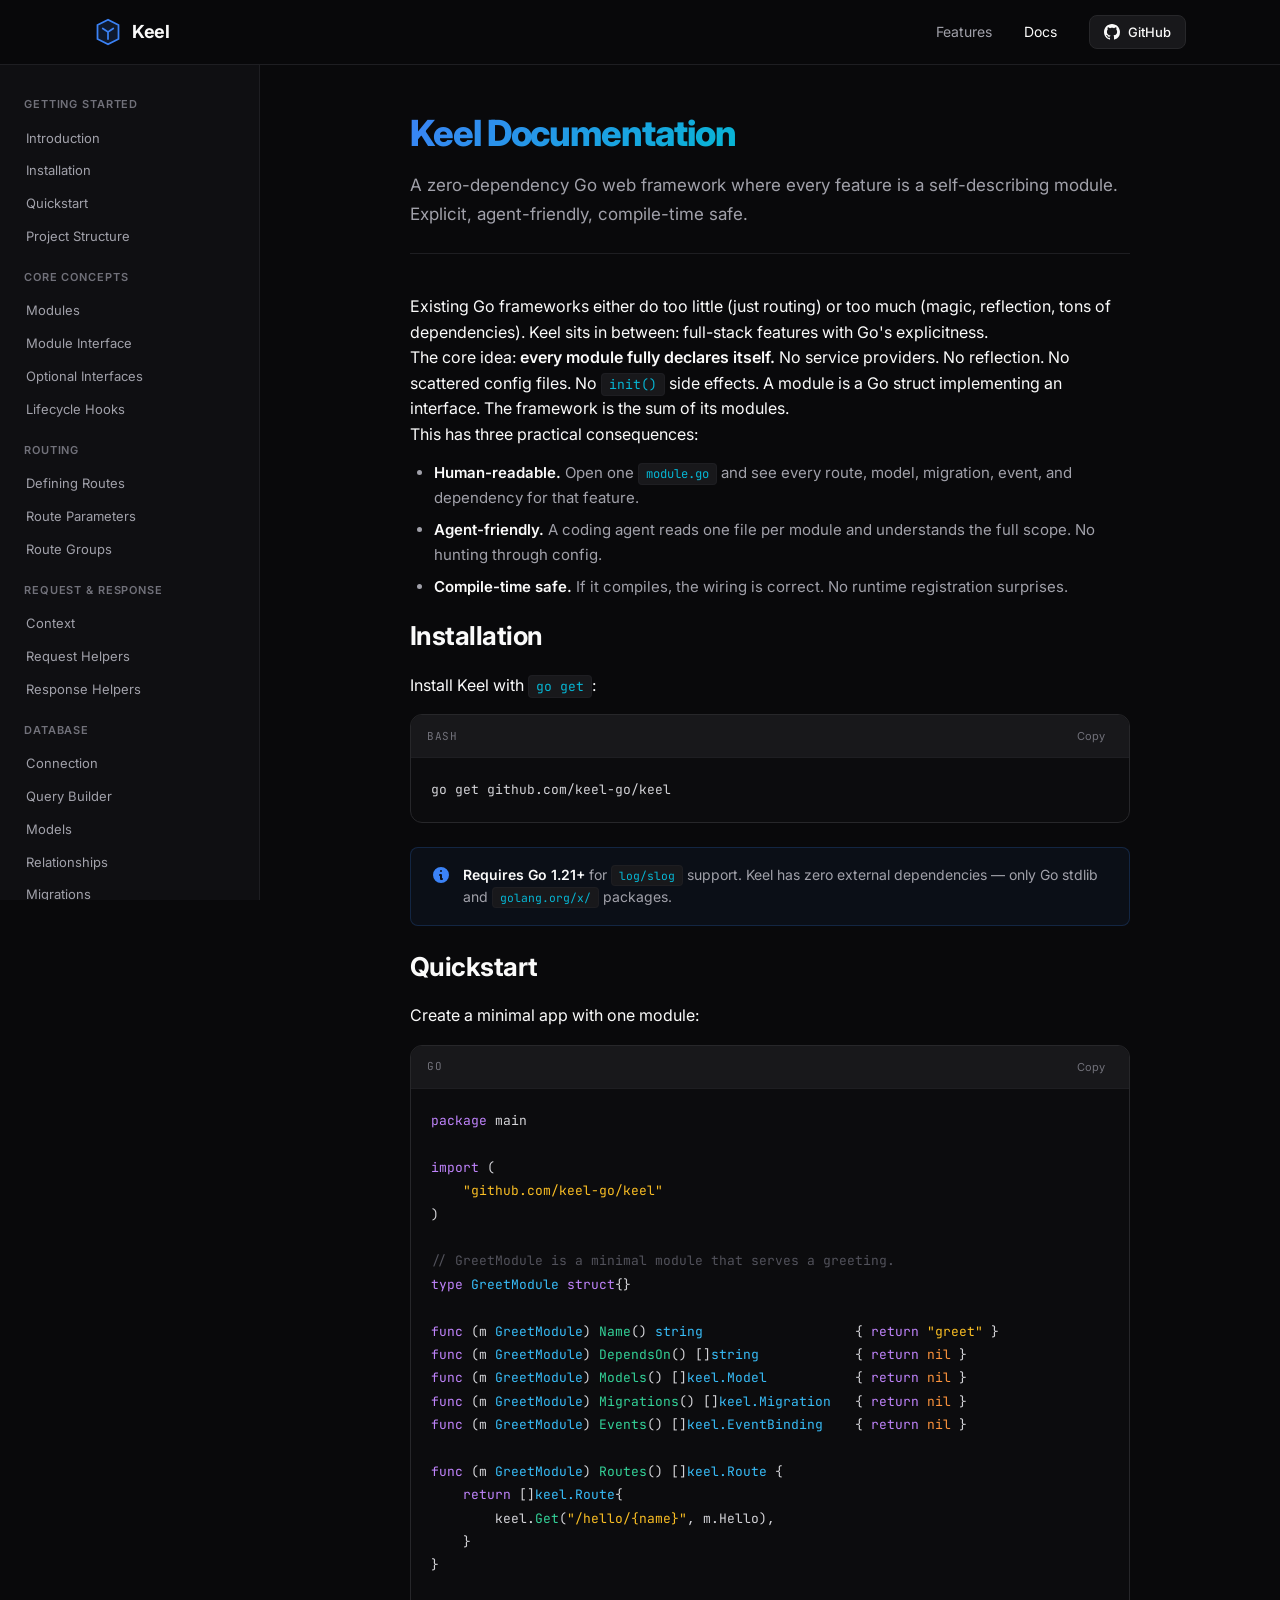
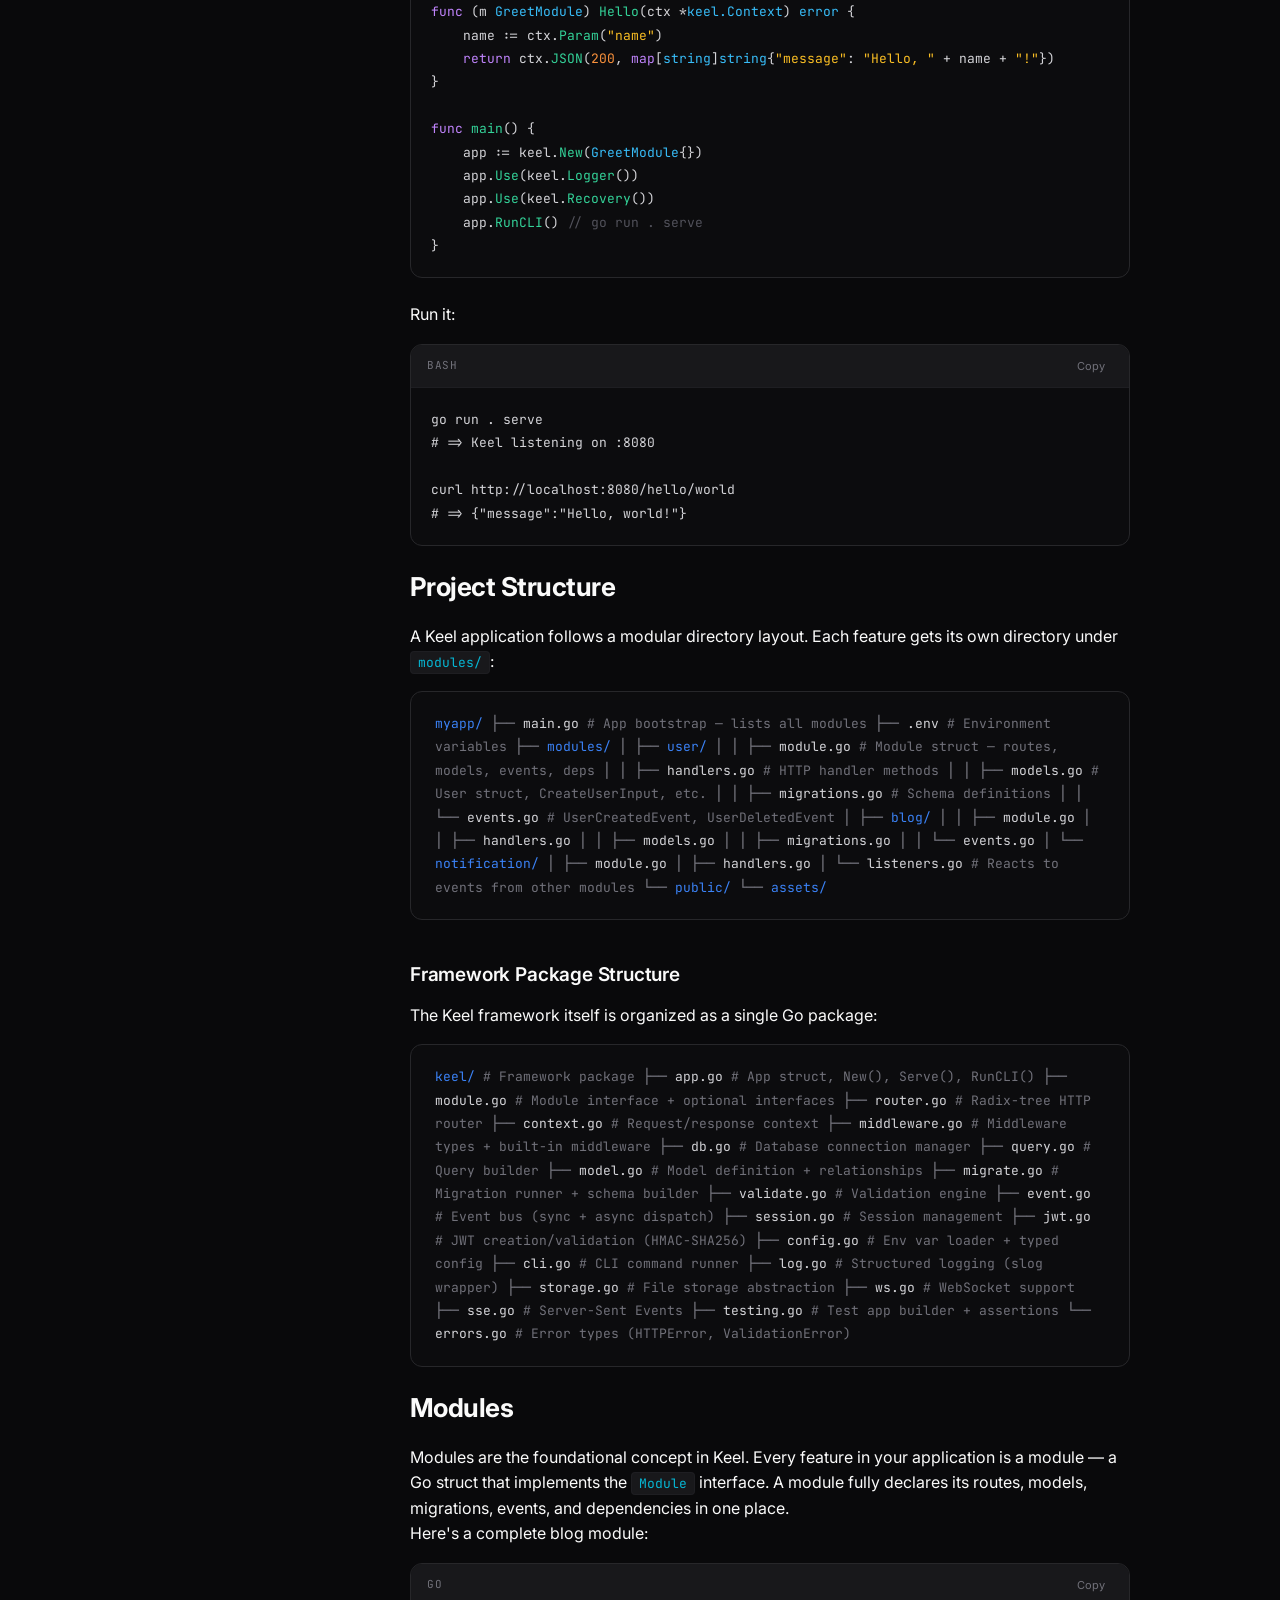
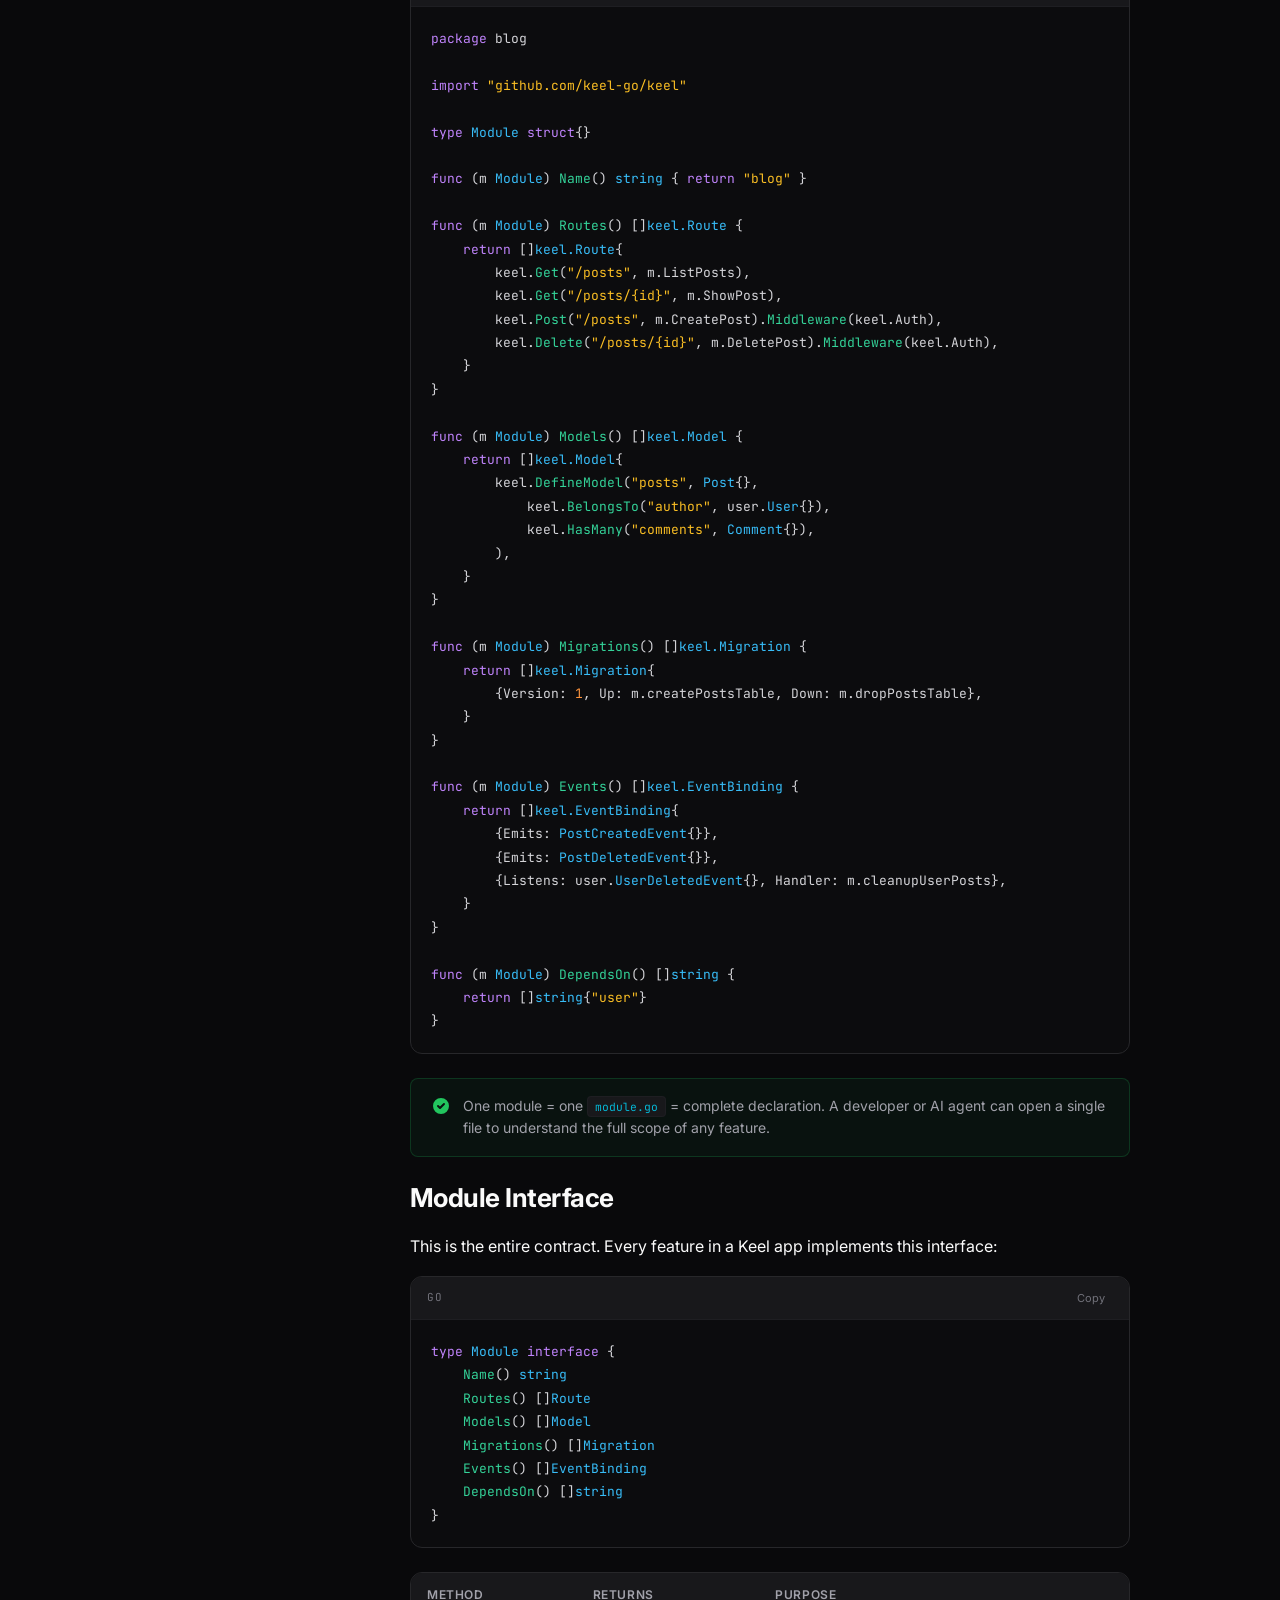
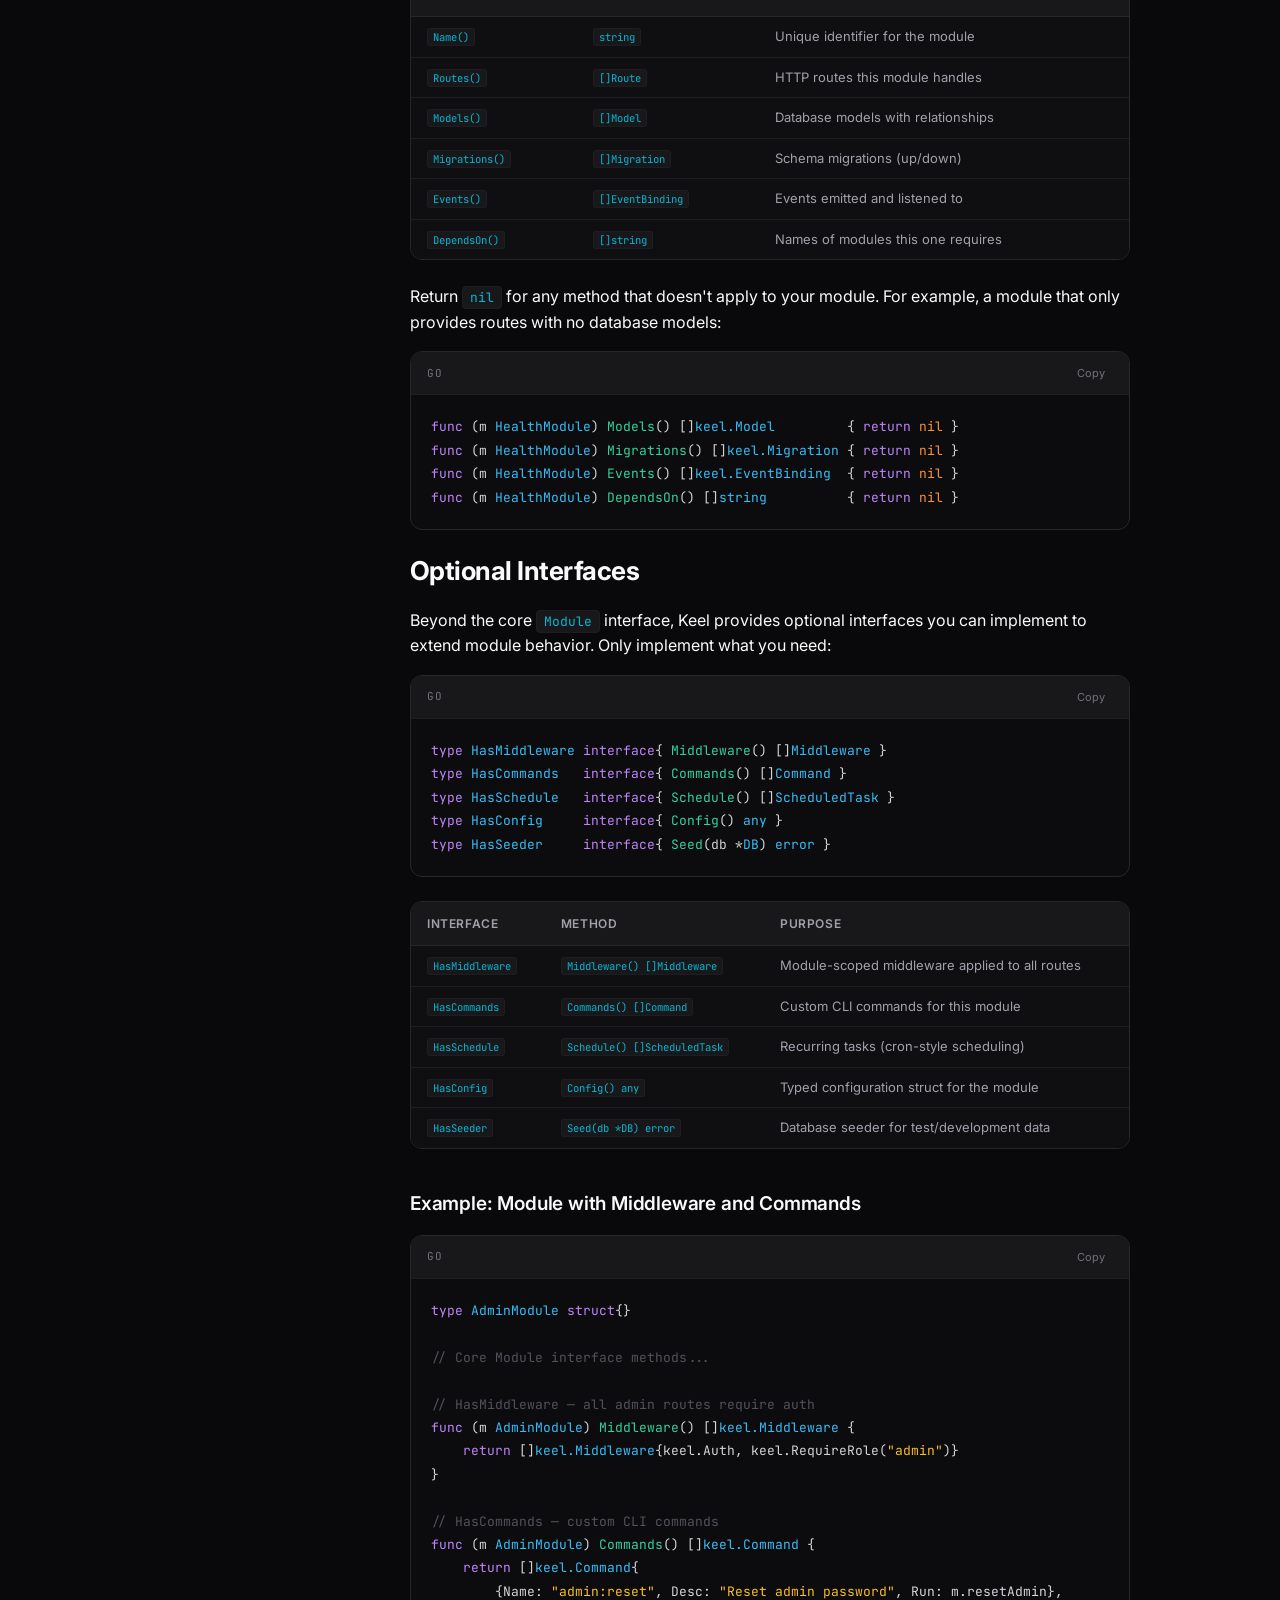
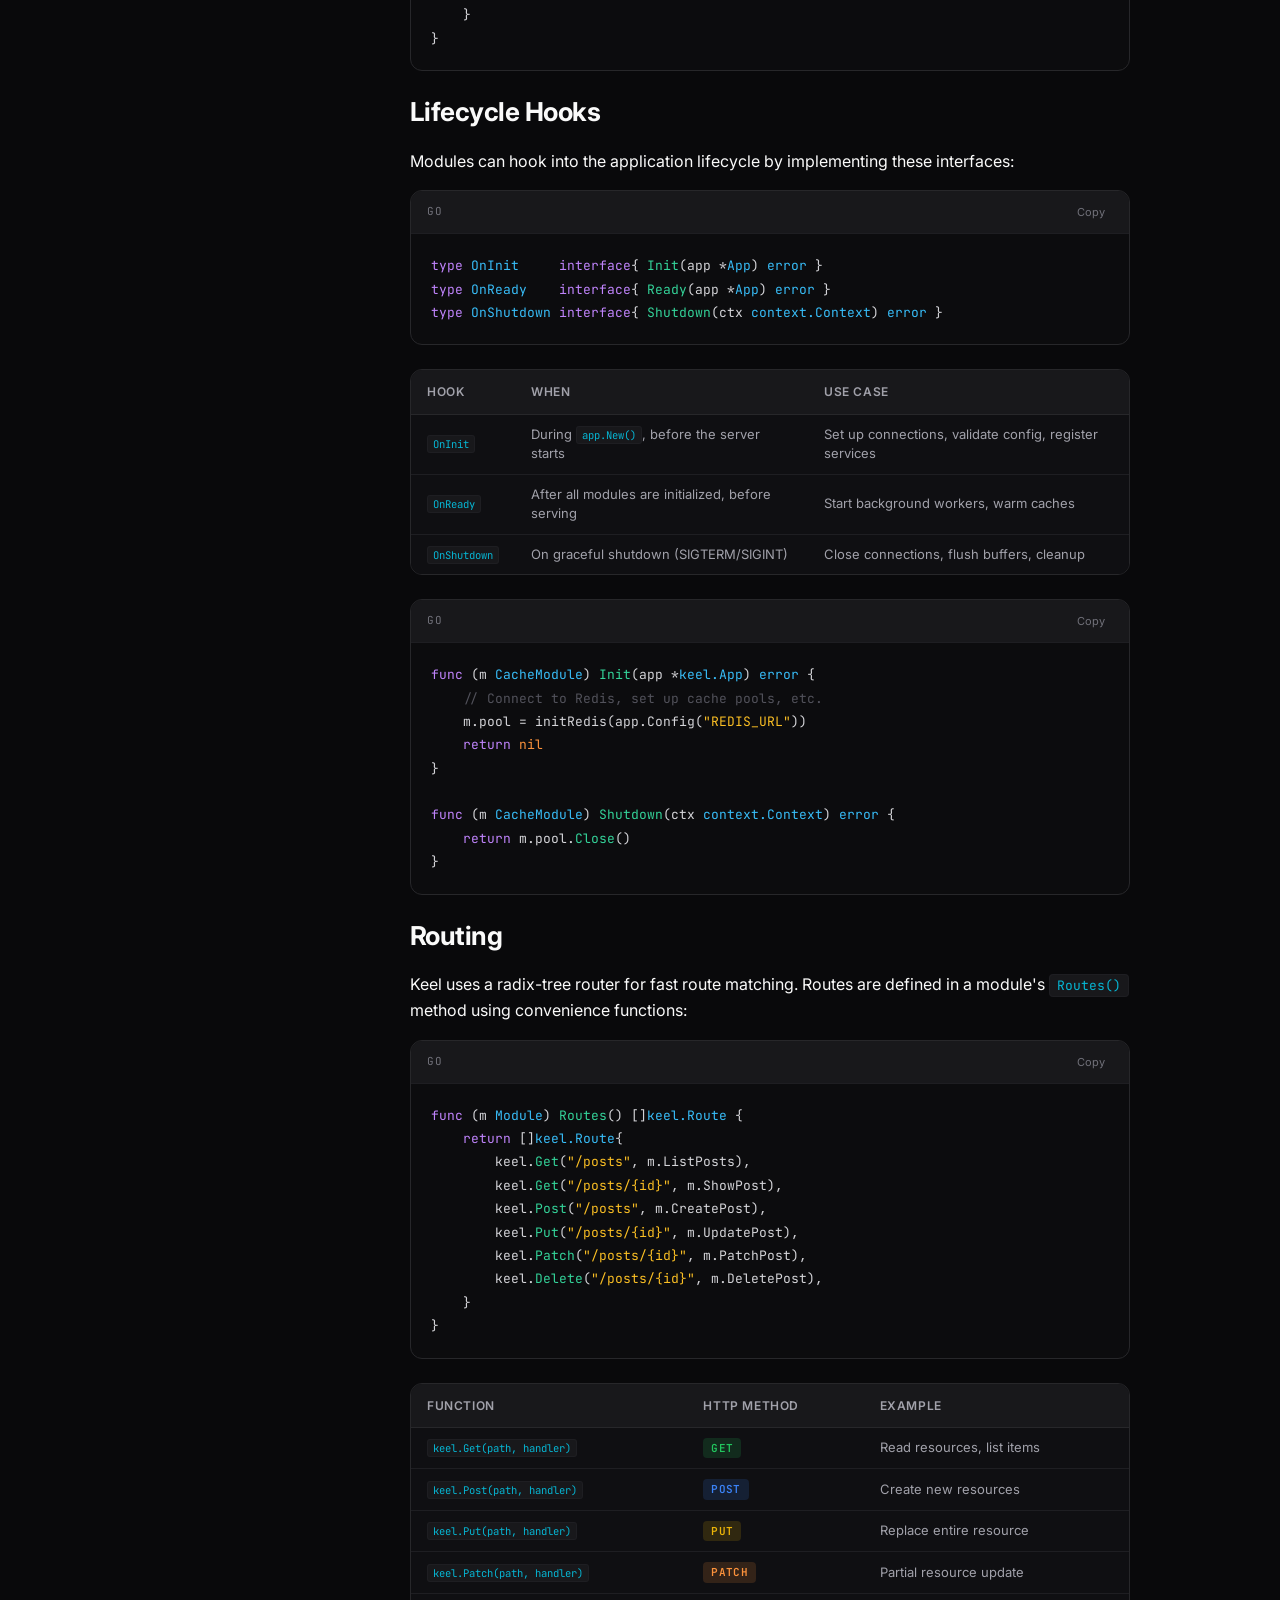
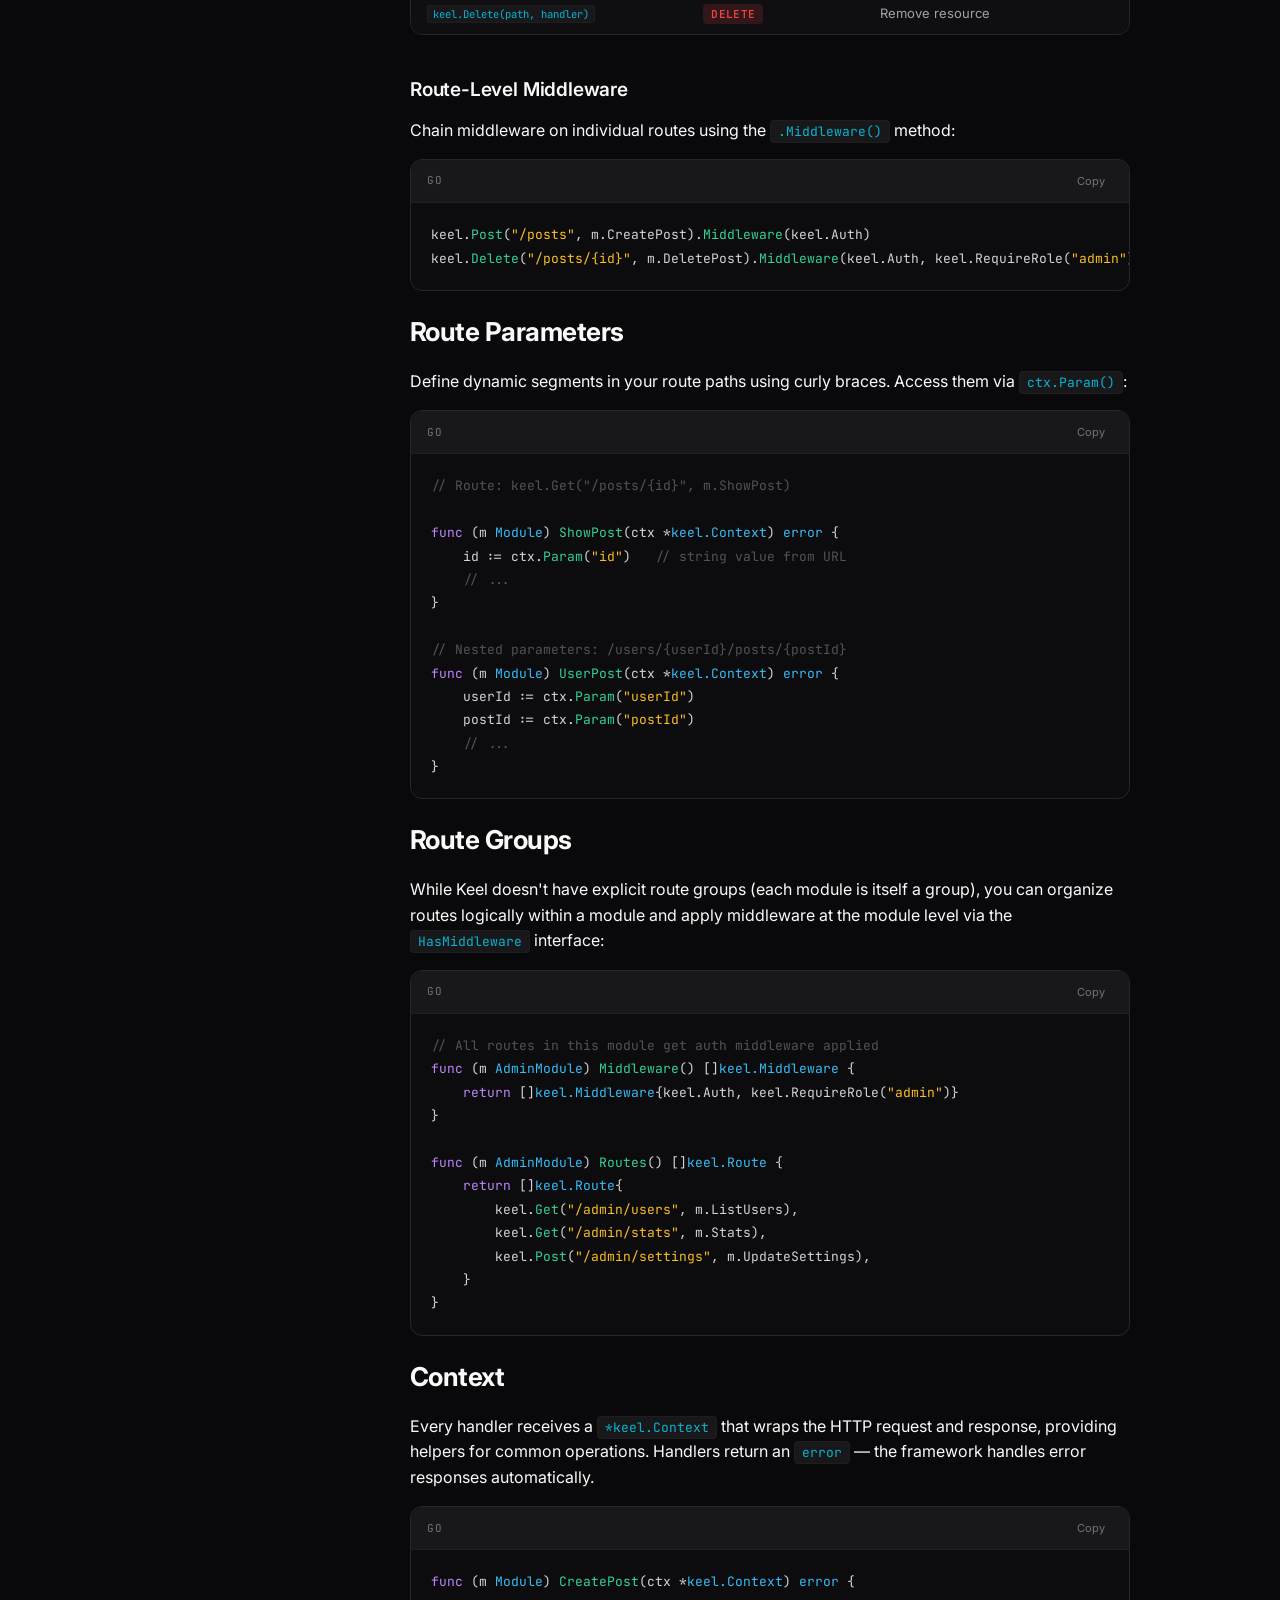
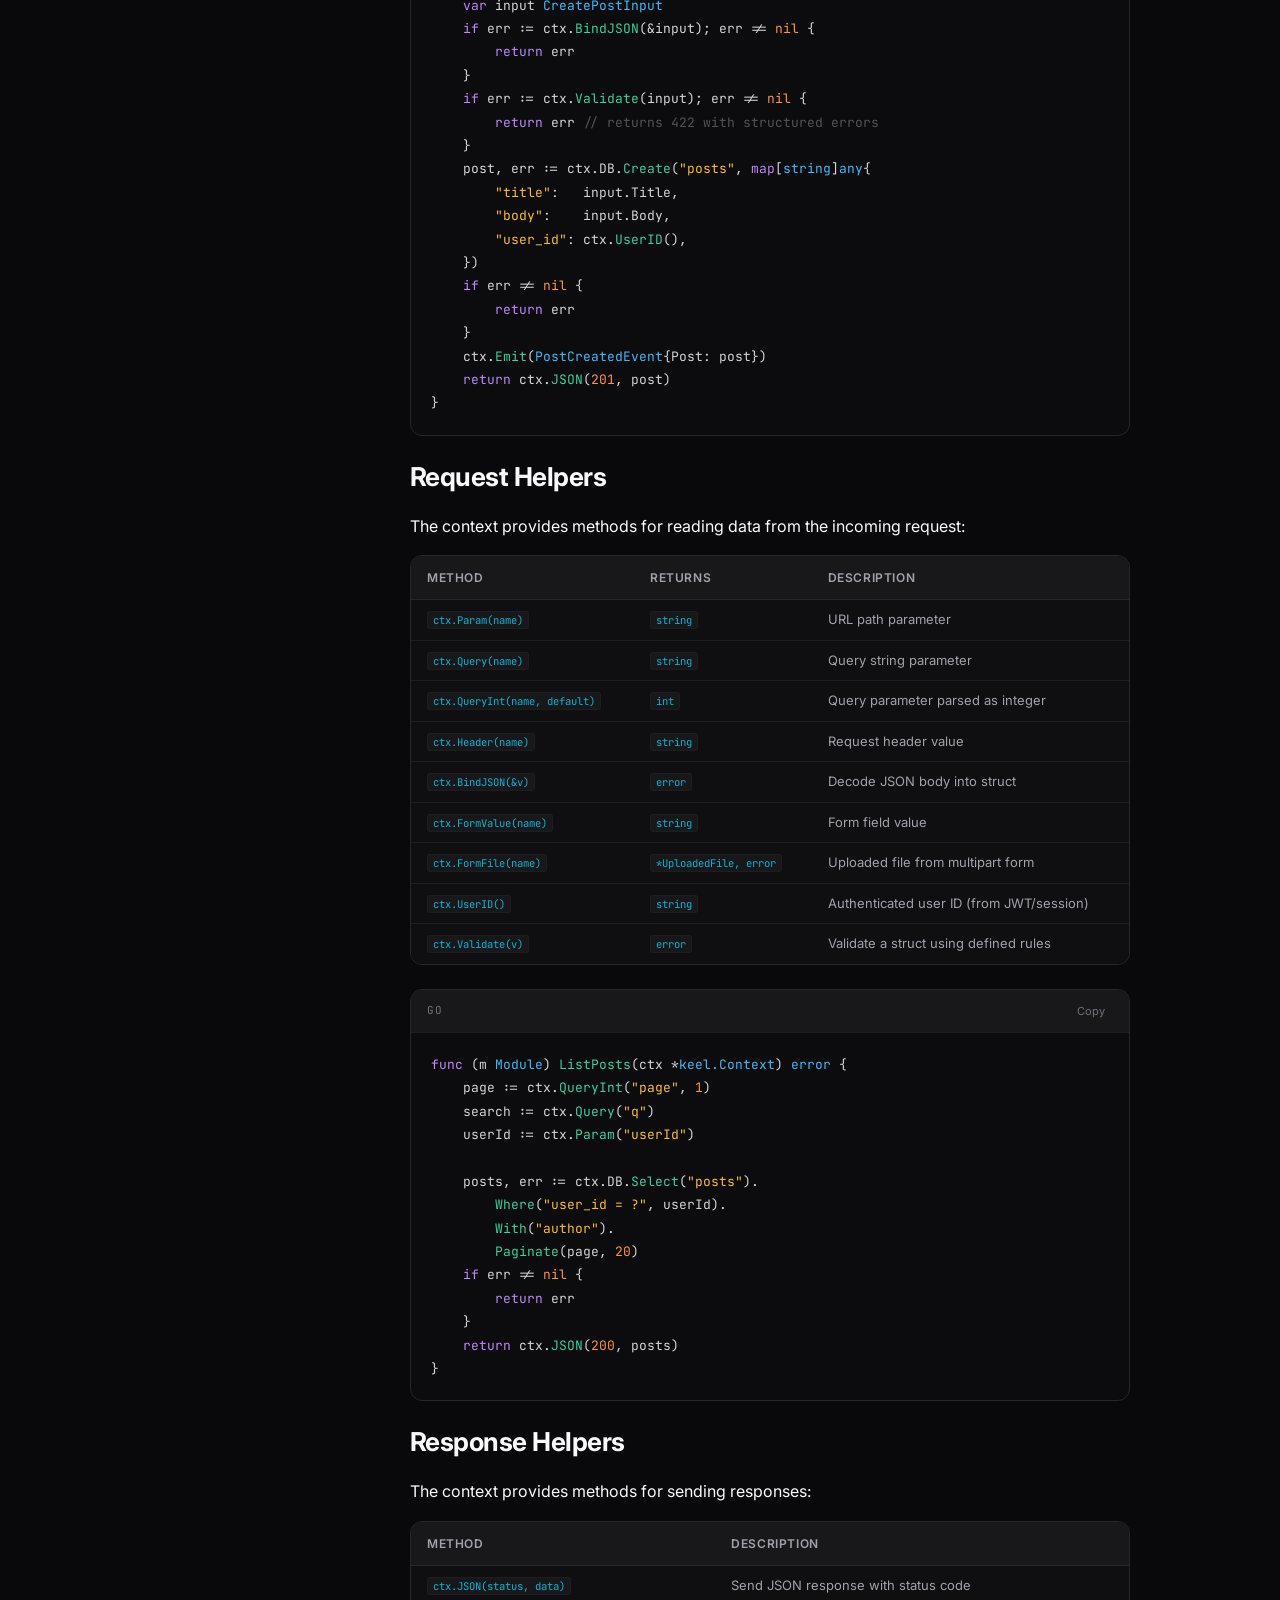
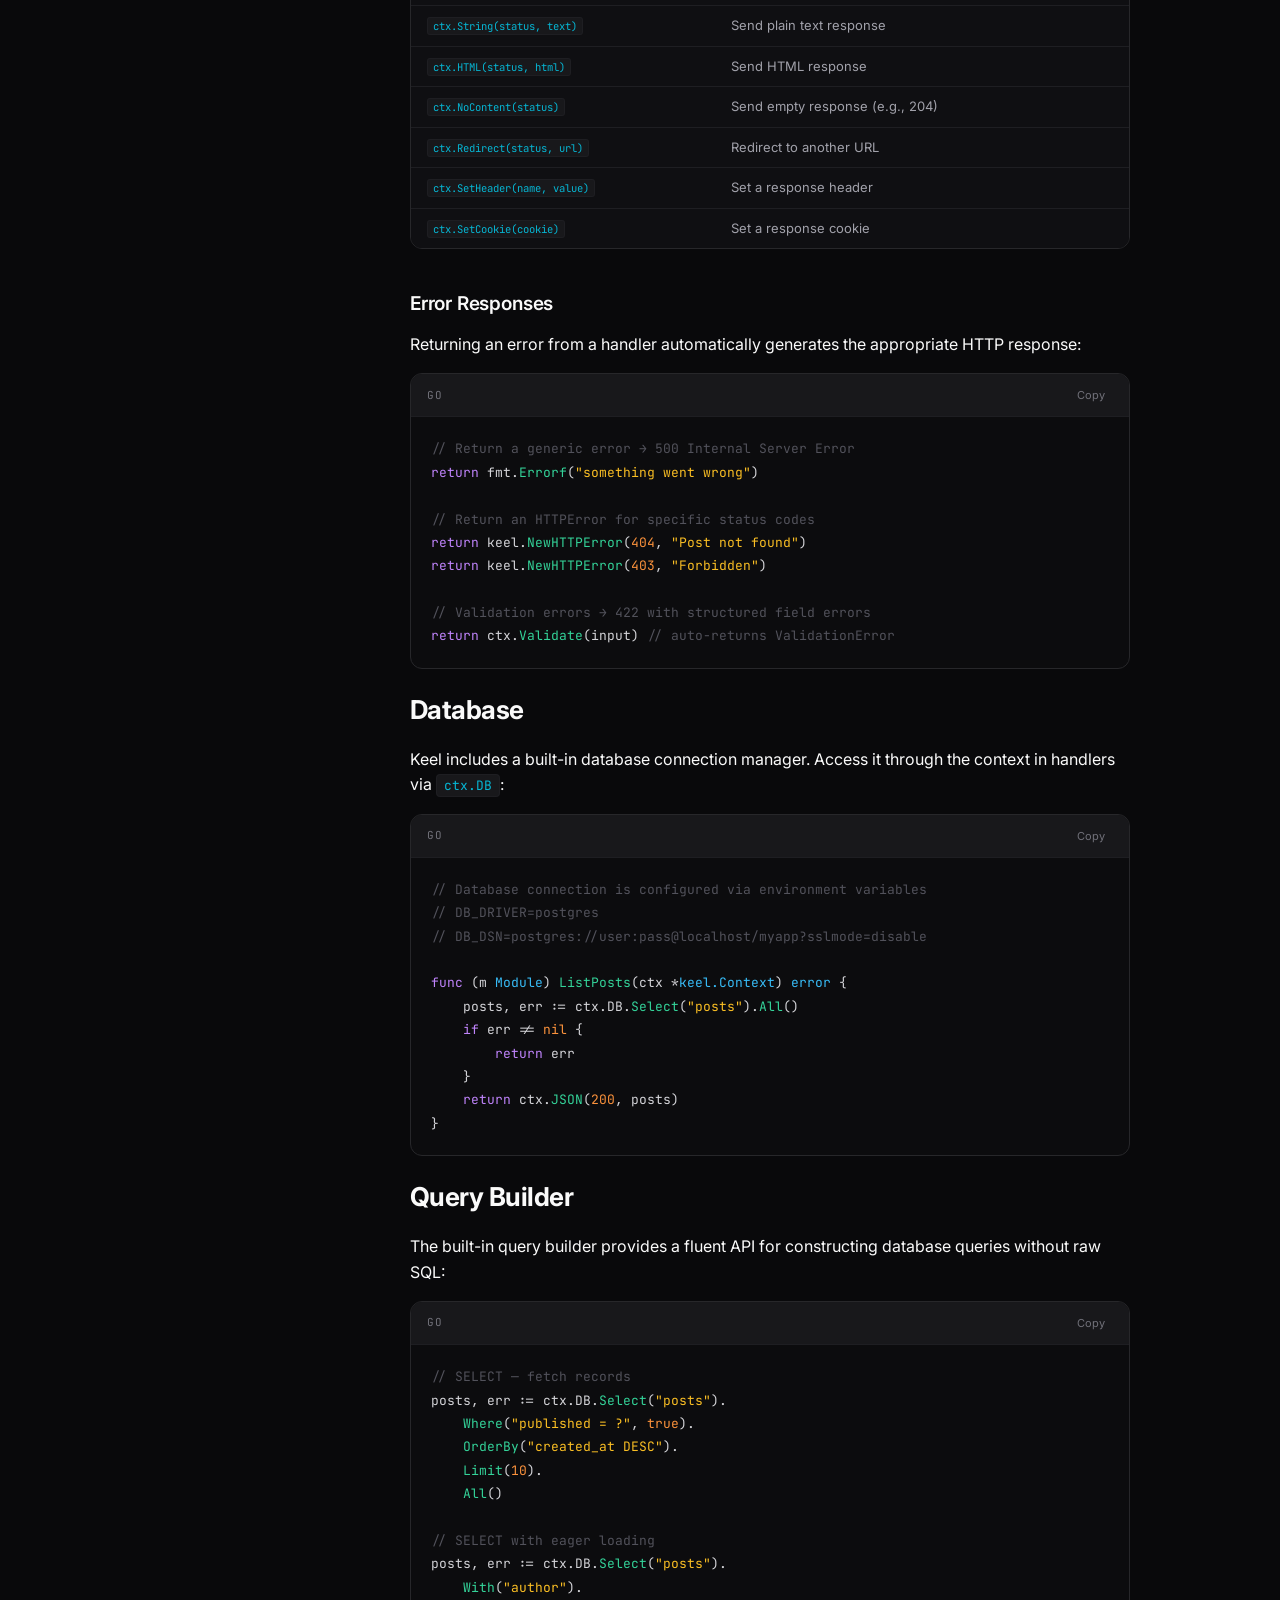
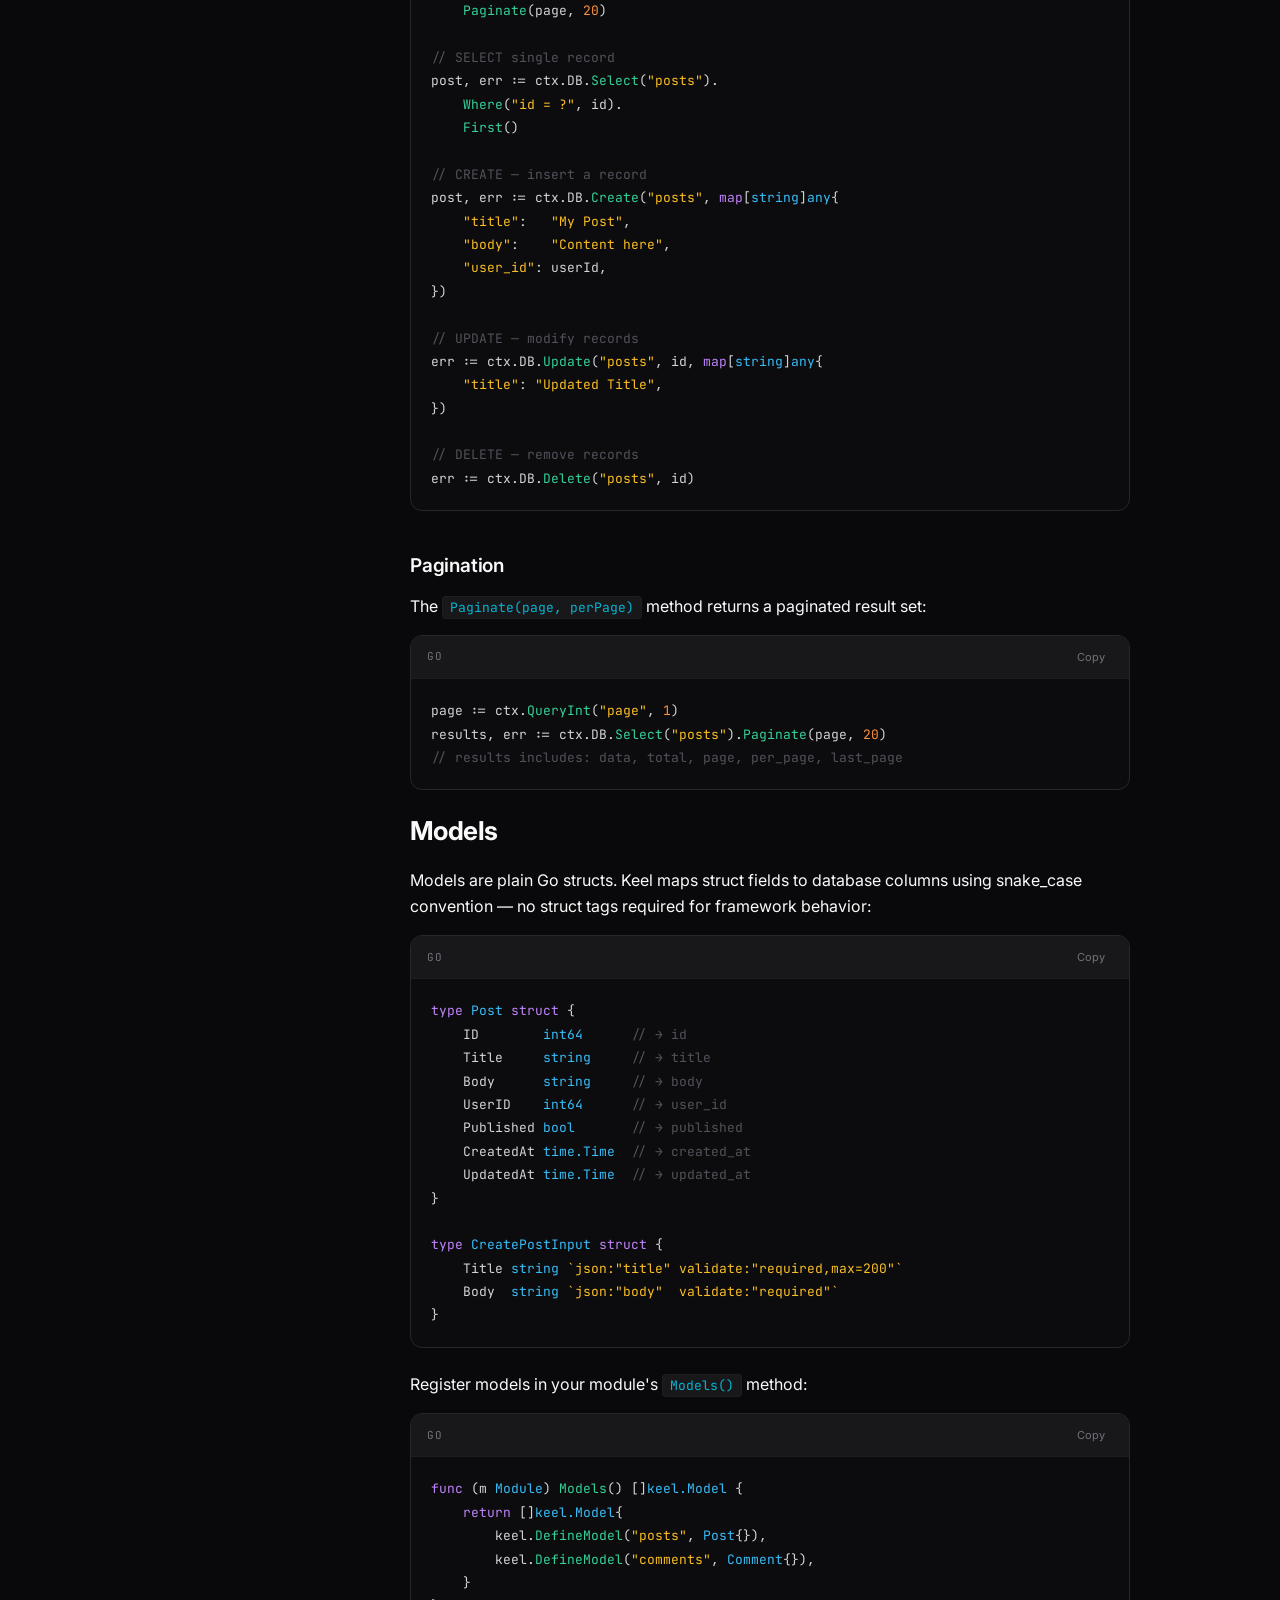
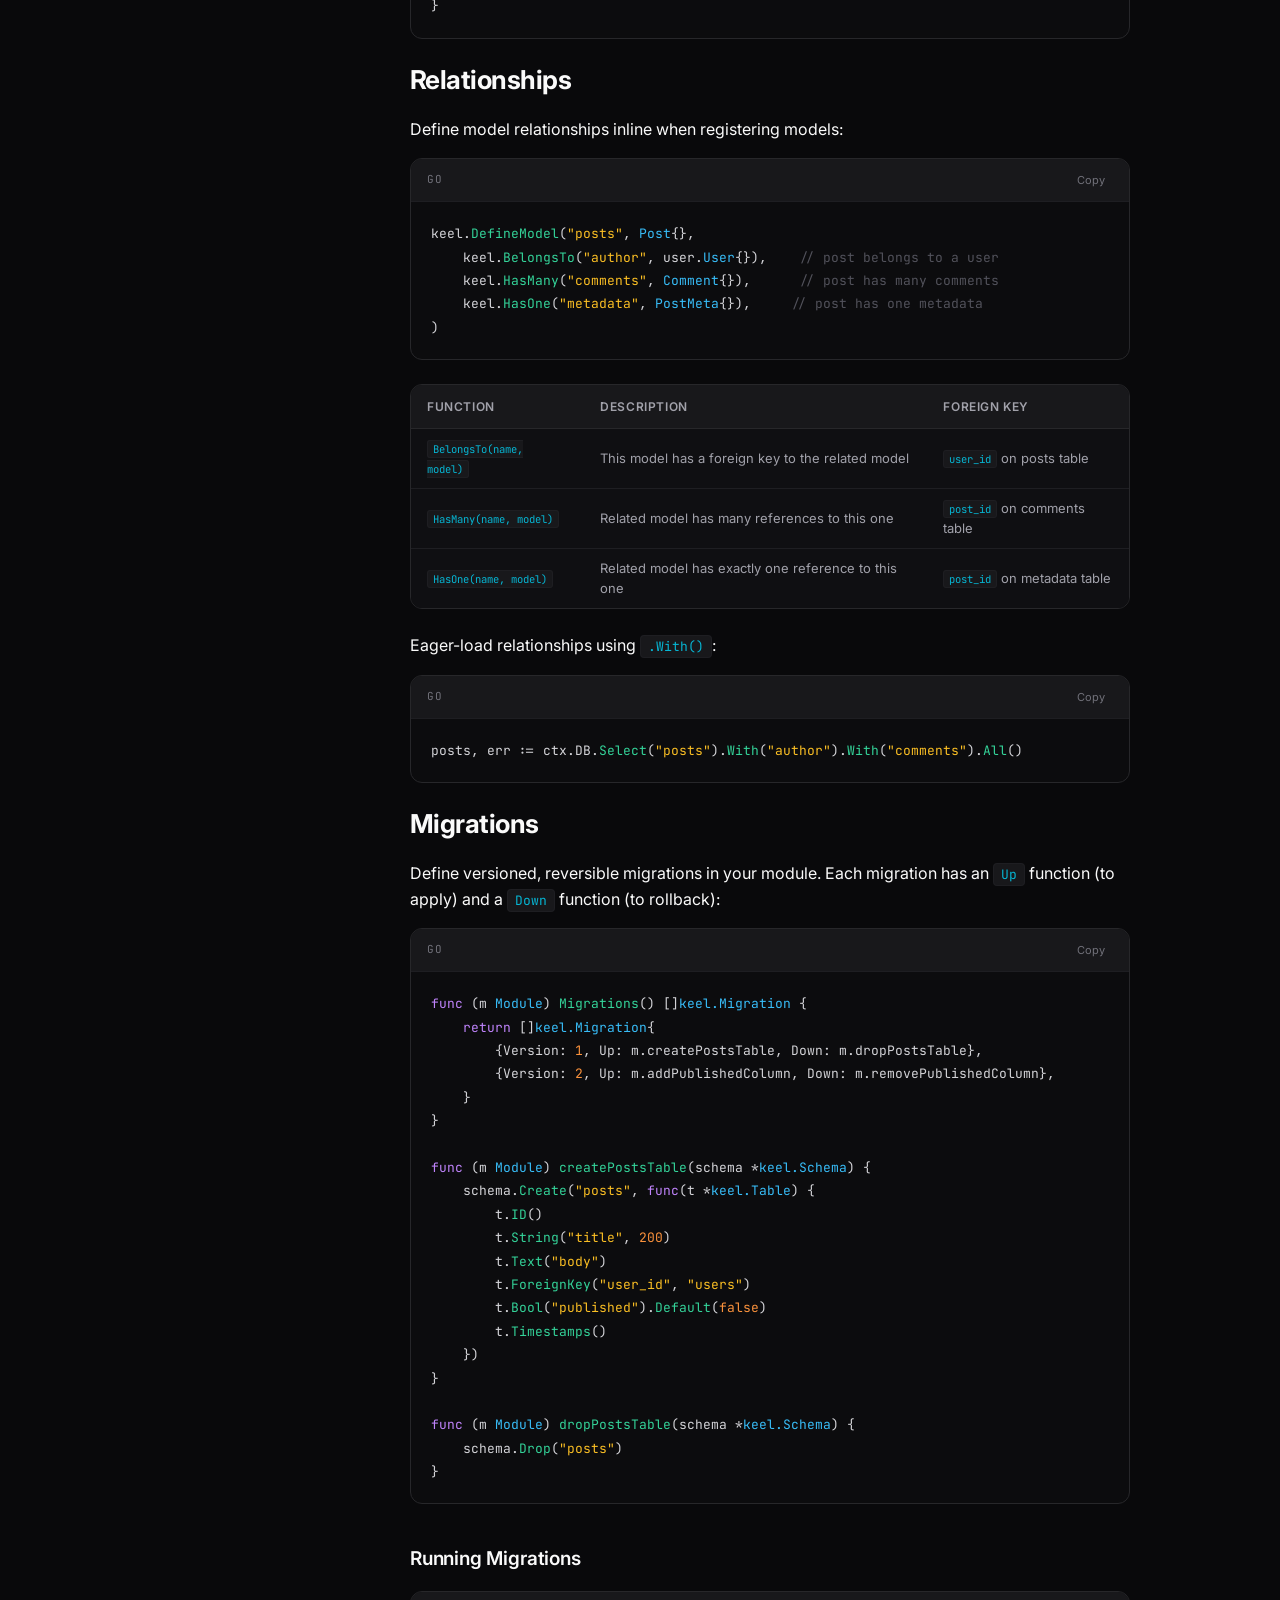
<file: public/docs/index.html>
<!DOCTYPE html>
<html lang="en">
<head>
  <meta charset="UTF-8">
  <meta name="viewport" content="width=device-width, initial-scale=1.0">
  <title>Documentation - Keel Framework</title>
  <meta name="description" content="Comprehensive documentation for Keel, a zero-dependency Go web framework where every feature is a self-describing module.">
  <link rel="preconnect" href="https://fonts.googleapis.com">
  <link rel="preconnect" href="https://fonts.gstatic.com" crossorigin>
  <link href="https://fonts.googleapis.com/css2?family=Inter:wght@400;500;600;700;800&family=JetBrains+Mono:wght@400;500&display=swap" rel="stylesheet">
  <link rel="stylesheet" href="docs.css">
  <link rel="icon" href="data:image/svg+xml,<svg xmlns='http://www.w3.org/2000/svg' viewBox='0 0 100 100'><text y='.9em' font-size='90'>%E2%9A%93</text></svg>">
</head>
<body>
  <!-- Navigation -->
  <nav class="nav" id="nav">
    <div class="nav-inner">
      <a href="../" class="nav-logo">
        <svg class="nav-logo-icon" viewBox="0 0 32 32" fill="none" xmlns="http://www.w3.org/2000/svg">
          <path d="M16 2L4 8v16l12 6 12-6V8L16 2z" fill="currentColor" opacity="0.15"/>
          <path d="M16 2L4 8v16l12 6 12-6V8L16 2z" stroke="currentColor" stroke-width="2" fill="none"/>
          <path d="M10 12l6 4 6-4M16 16v8" stroke="currentColor" stroke-width="2" stroke-linecap="round"/>
        </svg>
        <span>Keel</span>
      </a>
      <div class="nav-links">
        <a href="../#features">Features</a>
        <a href="./" class="active">Docs</a>
        <a href="https://github.com/keel-go/keel" class="btn btn-sm" target="_blank" rel="noopener">
          <svg width="16" height="16" viewBox="0 0 16 16" fill="currentColor"><path d="M8 0C3.58 0 0 3.58 0 8c0 3.54 2.29 6.53 5.47 7.59.4.07.55-.17.55-.38 0-.19-.01-.82-.01-1.49-2.01.37-2.53-.49-2.69-.94-.09-.23-.48-.94-.82-1.13-.28-.15-.68-.52-.01-.53.63-.01 1.08.58 1.23.82.72 1.21 1.87.87 2.33.66.07-.52.28-.87.51-1.07-1.78-.2-3.64-.89-3.64-3.95 0-.87.31-1.59.82-2.15-.08-.2-.36-1.02.08-2.12 0 0 .67-.21 2.2.82.64-.18 1.32-.27 2-.27.68 0 1.36.09 2 .27 1.53-1.04 2.2-.82 2.2-.82.44 1.1.16 1.92.08 2.12.51.56.82 1.27.82 2.15 0 3.07-1.87 3.75-3.65 3.95.29.25.54.73.54 1.48 0 1.07-.01 1.93-.01 2.2 0 .21.15.46.55.38A8.013 8.013 0 0016 8c0-4.42-3.58-8-8-8z"/></svg>
          GitHub
        </a>
      </div>
      <button class="nav-toggle" id="nav-toggle" aria-label="Toggle menu">
        <span></span><span></span><span></span>
      </button>
    </div>
  </nav>

  <!-- Mobile Menu -->
  <div class="mobile-menu" id="mobile-menu">
    <a href="../#features" class="mobile-menu-link">Features</a>
    <a href="./" class="mobile-menu-link">Docs</a>
    <a href="https://github.com/keel-go/keel" class="mobile-menu-link" target="_blank" rel="noopener">GitHub</a>
  </div>

  <!-- Sidebar Backdrop (mobile) -->
  <div class="sidebar-backdrop" id="sidebar-backdrop"></div>

  <div class="docs-layout">
    <!-- Sidebar -->
    <aside class="docs-sidebar" id="docs-sidebar">
      <div class="sidebar-section">
        <div class="sidebar-heading">Getting Started</div>
        <a href="#introduction" class="sidebar-link active">Introduction</a>
        <a href="#installation" class="sidebar-link">Installation</a>
        <a href="#quickstart" class="sidebar-link">Quickstart</a>
        <a href="#project-structure" class="sidebar-link">Project Structure</a>
      </div>

      <div class="sidebar-section">
        <div class="sidebar-heading">Core Concepts</div>
        <a href="#modules" class="sidebar-link">Modules</a>
        <a href="#module-interface" class="sidebar-link">Module Interface</a>
        <a href="#optional-interfaces" class="sidebar-link">Optional Interfaces</a>
        <a href="#lifecycle" class="sidebar-link">Lifecycle Hooks</a>
      </div>

      <div class="sidebar-section">
        <div class="sidebar-heading">Routing</div>
        <a href="#routing" class="sidebar-link">Defining Routes</a>
        <a href="#route-parameters" class="sidebar-link">Route Parameters</a>
        <a href="#route-groups" class="sidebar-link">Route Groups</a>
      </div>

      <div class="sidebar-section">
        <div class="sidebar-heading">Request &amp; Response</div>
        <a href="#context" class="sidebar-link">Context</a>
        <a href="#request-helpers" class="sidebar-link">Request Helpers</a>
        <a href="#response-helpers" class="sidebar-link">Response Helpers</a>
      </div>

      <div class="sidebar-section">
        <div class="sidebar-heading">Database</div>
        <a href="#database" class="sidebar-link">Connection</a>
        <a href="#query-builder" class="sidebar-link">Query Builder</a>
        <a href="#models" class="sidebar-link">Models</a>
        <a href="#relationships" class="sidebar-link">Relationships</a>
        <a href="#migrations" class="sidebar-link">Migrations</a>
      </div>

      <div class="sidebar-section">
        <div class="sidebar-heading">Features</div>
        <a href="#authentication" class="sidebar-link">Authentication</a>
        <a href="#middleware" class="sidebar-link">Middleware</a>
        <a href="#events" class="sidebar-link">Event Bus</a>
        <a href="#validation" class="sidebar-link">Validation</a>
        <a href="#websocket" class="sidebar-link">WebSocket</a>
        <a href="#sse" class="sidebar-link">Server-Sent Events</a>
        <a href="#storage" class="sidebar-link">File Storage</a>
        <a href="#logging" class="sidebar-link">Logging</a>
        <a href="#configuration" class="sidebar-link">Configuration</a>
      </div>

      <div class="sidebar-section">
        <div class="sidebar-heading">Tooling</div>
        <a href="#cli" class="sidebar-link">CLI Commands</a>
        <a href="#testing" class="sidebar-link">Testing</a>
        <a href="#agent-workflow" class="sidebar-link">Agent Workflow</a>
      </div>

      <div class="sidebar-section">
        <div class="sidebar-heading">Reference</div>
        <a href="#design-constraints" class="sidebar-link">Design Constraints</a>
        <a href="#comparison" class="sidebar-link">Comparison</a>
        <a href="#app-example" class="sidebar-link">Full App Example</a>
      </div>
    </aside>

    <!-- Main Content -->
    <main class="docs-main">
      <div class="docs-content">

        <!-- ============================================ -->
        <!-- INTRODUCTION                                  -->
        <!-- ============================================ -->
        <section class="docs-section" id="introduction">
          <div class="docs-page-header">
            <h1><span class="gradient-text">Keel Documentation</span></h1>
            <p>A zero-dependency Go web framework where every feature is a self-describing module. Explicit, agent-friendly, compile-time safe.</p>
          </div>

          <p>Existing Go frameworks either do too little (just routing) or too much (magic, reflection, tons of dependencies). Keel sits in between: full-stack features with Go's explicitness.</p>

          <p>The core idea: <strong>every module fully declares itself.</strong> No service providers. No reflection. No scattered config files. No <code>init()</code> side effects. A module is a Go struct implementing an interface. The framework is the sum of its modules.</p>

          <p>This has three practical consequences:</p>

          <ul>
            <li><strong>Human-readable.</strong> Open one <code>module.go</code> and see every route, model, migration, event, and dependency for that feature.</li>
            <li><strong>Agent-friendly.</strong> A coding agent reads one file per module and understands the full scope. No hunting through config.</li>
            <li><strong>Compile-time safe.</strong> If it compiles, the wiring is correct. No runtime registration surprises.</li>
          </ul>
        </section>

        <!-- ============================================ -->
        <!-- INSTALLATION                                  -->
        <!-- ============================================ -->
        <section class="docs-section" id="installation">
          <h2>Installation</h2>

          <p>Install Keel with <code>go get</code>:</p>

          <div class="code-block">
            <div class="code-block-header">
              <span class="code-block-lang">bash</span>
              <button class="code-block-copy">Copy</button>
            </div>
            <pre>go get github.com/keel-go/keel</pre>
          </div>

          <div class="callout callout-info">
            <svg class="callout-icon" viewBox="0 0 20 20" fill="currentColor"><path fill-rule="evenodd" d="M18 10a8 8 0 11-16 0 8 8 0 0116 0zm-7-4a1 1 0 11-2 0 1 1 0 012 0zM9 9a1 1 0 000 2v3a1 1 0 001 1h1a1 1 0 100-2v-3a1 1 0 00-1-1H9z"/></svg>
            <p><strong>Requires Go 1.21+</strong> for <code>log/slog</code> support. Keel has zero external dependencies &mdash; only Go stdlib and <code>golang.org/x/</code> packages.</p>
          </div>
        </section>

        <!-- ============================================ -->
        <!-- QUICKSTART                                    -->
        <!-- ============================================ -->
        <section class="docs-section" id="quickstart">
          <h2>Quickstart</h2>

          <p>Create a minimal app with one module:</p>

          <div class="code-block">
            <div class="code-block-header">
              <span class="code-block-lang">go</span>
              <button class="code-block-copy">Copy</button>
            </div>
            <pre><span class="kw">package</span> main

<span class="kw">import</span> (
    <span class="str">"github.com/keel-go/keel"</span>
)

<span class="cm">// GreetModule is a minimal module that serves a greeting.</span>
<span class="kw">type</span> <span class="type">GreetModule</span> <span class="kw">struct</span>{}

<span class="kw">func</span> (m <span class="type">GreetModule</span>) <span class="fn">Name</span>() <span class="type">string</span>                   { <span class="kw">return</span> <span class="str">"greet"</span> }
<span class="kw">func</span> (m <span class="type">GreetModule</span>) <span class="fn">DependsOn</span>() []<span class="type">string</span>            { <span class="kw">return</span> <span class="lit">nil</span> }
<span class="kw">func</span> (m <span class="type">GreetModule</span>) <span class="fn">Models</span>() []<span class="type">keel.Model</span>           { <span class="kw">return</span> <span class="lit">nil</span> }
<span class="kw">func</span> (m <span class="type">GreetModule</span>) <span class="fn">Migrations</span>() []<span class="type">keel.Migration</span>   { <span class="kw">return</span> <span class="lit">nil</span> }
<span class="kw">func</span> (m <span class="type">GreetModule</span>) <span class="fn">Events</span>() []<span class="type">keel.EventBinding</span>    { <span class="kw">return</span> <span class="lit">nil</span> }

<span class="kw">func</span> (m <span class="type">GreetModule</span>) <span class="fn">Routes</span>() []<span class="type">keel.Route</span> {
    <span class="kw">return</span> []<span class="type">keel.Route</span>{
        keel.<span class="fn">Get</span>(<span class="str">"/hello/{name}"</span>, m.Hello),
    }
}

<span class="kw">func</span> (m <span class="type">GreetModule</span>) <span class="fn">Hello</span>(ctx *<span class="type">keel.Context</span>) <span class="type">error</span> {
    name := ctx.<span class="fn">Param</span>(<span class="str">"name"</span>)
    <span class="kw">return</span> ctx.<span class="fn">JSON</span>(<span class="lit">200</span>, <span class="kw">map</span>[<span class="type">string</span>]<span class="type">string</span>{<span class="str">"message"</span>: <span class="str">"Hello, "</span> + name + <span class="str">"!"</span>})
}

<span class="kw">func</span> <span class="fn">main</span>() {
    app := keel.<span class="fn">New</span>(<span class="type">GreetModule</span>{})
    app.<span class="fn">Use</span>(keel.<span class="fn">Logger</span>())
    app.<span class="fn">Use</span>(keel.<span class="fn">Recovery</span>())
    app.<span class="fn">RunCLI</span>() <span class="cm">// go run . serve</span>
}</pre>
          </div>

          <p>Run it:</p>

          <div class="code-block">
            <div class="code-block-header">
              <span class="code-block-lang">bash</span>
              <button class="code-block-copy">Copy</button>
            </div>
            <pre>go run . serve
# =&gt; Keel listening on :8080

curl http://localhost:8080/hello/world
# =&gt; {"message":"Hello, world!"}</pre>
          </div>
        </section>

        <!-- ============================================ -->
        <!-- PROJECT STRUCTURE                             -->
        <!-- ============================================ -->
        <section class="docs-section" id="project-structure">
          <h2>Project Structure</h2>

          <p>A Keel application follows a modular directory layout. Each feature gets its own directory under <code>modules/</code>:</p>

          <div class="file-tree">
<span class="dir">myapp/</span>
<span class="pipe">├── </span><span class="file">main.go</span>                     <span class="comment"># App bootstrap &mdash; lists all modules</span>
<span class="pipe">├── </span><span class="file">.env</span>                        <span class="comment"># Environment variables</span>
<span class="pipe">├── </span><span class="dir">modules/</span>
<span class="pipe">│   ├── </span><span class="dir">user/</span>
<span class="pipe">│   │   ├── </span><span class="file">module.go</span>           <span class="comment"># Module struct &mdash; routes, models, events, deps</span>
<span class="pipe">│   │   ├── </span><span class="file">handlers.go</span>         <span class="comment"># HTTP handler methods</span>
<span class="pipe">│   │   ├── </span><span class="file">models.go</span>           <span class="comment"># User struct, CreateUserInput, etc.</span>
<span class="pipe">│   │   ├── </span><span class="file">migrations.go</span>       <span class="comment"># Schema definitions</span>
<span class="pipe">│   │   └── </span><span class="file">events.go</span>           <span class="comment"># UserCreatedEvent, UserDeletedEvent</span>
<span class="pipe">│   ├── </span><span class="dir">blog/</span>
<span class="pipe">│   │   ├── </span><span class="file">module.go</span>
<span class="pipe">│   │   ├── </span><span class="file">handlers.go</span>
<span class="pipe">│   │   ├── </span><span class="file">models.go</span>
<span class="pipe">│   │   ├── </span><span class="file">migrations.go</span>
<span class="pipe">│   │   └── </span><span class="file">events.go</span>
<span class="pipe">│   └── </span><span class="dir">notification/</span>
<span class="pipe">│       ├── </span><span class="file">module.go</span>
<span class="pipe">│       ├── </span><span class="file">handlers.go</span>
<span class="pipe">│       └── </span><span class="file">listeners.go</span>        <span class="comment"># Reacts to events from other modules</span>
<span class="pipe">└── </span><span class="dir">public/</span>
    <span class="pipe">└── </span><span class="dir">assets/</span>
          </div>

          <h3>Framework Package Structure</h3>

          <p>The Keel framework itself is organized as a single Go package:</p>

          <div class="file-tree">
<span class="dir">keel/</span>                  <span class="comment"># Framework package</span>
<span class="pipe">├── </span><span class="file">app.go</span>              <span class="comment"># App struct, New(), Serve(), RunCLI()</span>
<span class="pipe">├── </span><span class="file">module.go</span>           <span class="comment"># Module interface + optional interfaces</span>
<span class="pipe">├── </span><span class="file">router.go</span>           <span class="comment"># Radix-tree HTTP router</span>
<span class="pipe">├── </span><span class="file">context.go</span>          <span class="comment"># Request/response context</span>
<span class="pipe">├── </span><span class="file">middleware.go</span>        <span class="comment"># Middleware types + built-in middleware</span>
<span class="pipe">├── </span><span class="file">db.go</span>               <span class="comment"># Database connection manager</span>
<span class="pipe">├── </span><span class="file">query.go</span>            <span class="comment"># Query builder</span>
<span class="pipe">├── </span><span class="file">model.go</span>            <span class="comment"># Model definition + relationships</span>
<span class="pipe">├── </span><span class="file">migrate.go</span>          <span class="comment"># Migration runner + schema builder</span>
<span class="pipe">├── </span><span class="file">validate.go</span>         <span class="comment"># Validation engine</span>
<span class="pipe">├── </span><span class="file">event.go</span>            <span class="comment"># Event bus (sync + async dispatch)</span>
<span class="pipe">├── </span><span class="file">session.go</span>          <span class="comment"># Session management</span>
<span class="pipe">├── </span><span class="file">jwt.go</span>              <span class="comment"># JWT creation/validation (HMAC-SHA256)</span>
<span class="pipe">├── </span><span class="file">config.go</span>           <span class="comment"># Env var loader + typed config</span>
<span class="pipe">├── </span><span class="file">cli.go</span>              <span class="comment"># CLI command runner</span>
<span class="pipe">├── </span><span class="file">log.go</span>              <span class="comment"># Structured logging (slog wrapper)</span>
<span class="pipe">├── </span><span class="file">storage.go</span>          <span class="comment"># File storage abstraction</span>
<span class="pipe">├── </span><span class="file">ws.go</span>               <span class="comment"># WebSocket support</span>
<span class="pipe">├── </span><span class="file">sse.go</span>              <span class="comment"># Server-Sent Events</span>
<span class="pipe">├── </span><span class="file">testing.go</span>          <span class="comment"># Test app builder + assertions</span>
<span class="pipe">└── </span><span class="file">errors.go</span>           <span class="comment"># Error types (HTTPError, ValidationError)</span>
          </div>
        </section>

        <!-- ============================================ -->
        <!-- MODULES                                       -->
        <!-- ============================================ -->
        <section class="docs-section" id="modules">
          <h2>Modules</h2>

          <p>Modules are the foundational concept in Keel. Every feature in your application is a module &mdash; a Go struct that implements the <code>Module</code> interface. A module fully declares its routes, models, migrations, events, and dependencies in one place.</p>

          <p>Here's a complete blog module:</p>

          <div class="code-block">
            <div class="code-block-header">
              <span class="code-block-lang">go</span>
              <button class="code-block-copy">Copy</button>
            </div>
            <pre><span class="kw">package</span> blog

<span class="kw">import</span> <span class="str">"github.com/keel-go/keel"</span>

<span class="kw">type</span> <span class="type">Module</span> <span class="kw">struct</span>{}

<span class="kw">func</span> (m <span class="type">Module</span>) <span class="fn">Name</span>() <span class="type">string</span> { <span class="kw">return</span> <span class="str">"blog"</span> }

<span class="kw">func</span> (m <span class="type">Module</span>) <span class="fn">Routes</span>() []<span class="type">keel.Route</span> {
    <span class="kw">return</span> []<span class="type">keel.Route</span>{
        keel.<span class="fn">Get</span>(<span class="str">"/posts"</span>, m.ListPosts),
        keel.<span class="fn">Get</span>(<span class="str">"/posts/{id}"</span>, m.ShowPost),
        keel.<span class="fn">Post</span>(<span class="str">"/posts"</span>, m.CreatePost).<span class="fn">Middleware</span>(keel.Auth),
        keel.<span class="fn">Delete</span>(<span class="str">"/posts/{id}"</span>, m.DeletePost).<span class="fn">Middleware</span>(keel.Auth),
    }
}

<span class="kw">func</span> (m <span class="type">Module</span>) <span class="fn">Models</span>() []<span class="type">keel.Model</span> {
    <span class="kw">return</span> []<span class="type">keel.Model</span>{
        keel.<span class="fn">DefineModel</span>(<span class="str">"posts"</span>, <span class="type">Post</span>{},
            keel.<span class="fn">BelongsTo</span>(<span class="str">"author"</span>, user.<span class="type">User</span>{}),
            keel.<span class="fn">HasMany</span>(<span class="str">"comments"</span>, <span class="type">Comment</span>{}),
        ),
    }
}

<span class="kw">func</span> (m <span class="type">Module</span>) <span class="fn">Migrations</span>() []<span class="type">keel.Migration</span> {
    <span class="kw">return</span> []<span class="type">keel.Migration</span>{
        {Version: <span class="lit">1</span>, Up: m.createPostsTable, Down: m.dropPostsTable},
    }
}

<span class="kw">func</span> (m <span class="type">Module</span>) <span class="fn">Events</span>() []<span class="type">keel.EventBinding</span> {
    <span class="kw">return</span> []<span class="type">keel.EventBinding</span>{
        {Emits: <span class="type">PostCreatedEvent</span>{}},
        {Emits: <span class="type">PostDeletedEvent</span>{}},
        {Listens: user.<span class="type">UserDeletedEvent</span>{}, Handler: m.cleanupUserPosts},
    }
}

<span class="kw">func</span> (m <span class="type">Module</span>) <span class="fn">DependsOn</span>() []<span class="type">string</span> {
    <span class="kw">return</span> []<span class="type">string</span>{<span class="str">"user"</span>}
}</pre>
          </div>

          <div class="callout callout-tip">
            <svg class="callout-icon" viewBox="0 0 20 20" fill="currentColor"><path fill-rule="evenodd" d="M10 18a8 8 0 100-16 8 8 0 000 16zm3.707-9.293a1 1 0 00-1.414-1.414L9 10.586 7.707 9.293a1 1 0 00-1.414 1.414l2 2a1 1 0 001.414 0l4-4z"/></svg>
            <p>One module = one <code>module.go</code> = complete declaration. A developer or AI agent can open a single file to understand the full scope of any feature.</p>
          </div>
        </section>

        <!-- ============================================ -->
        <!-- MODULE INTERFACE                              -->
        <!-- ============================================ -->
        <section class="docs-section" id="module-interface">
          <h2>Module Interface</h2>

          <p>This is the entire contract. Every feature in a Keel app implements this interface:</p>

          <div class="code-block">
            <div class="code-block-header">
              <span class="code-block-lang">go</span>
              <button class="code-block-copy">Copy</button>
            </div>
            <pre><span class="kw">type</span> <span class="type">Module</span> <span class="kw">interface</span> {
    <span class="fn">Name</span>() <span class="type">string</span>
    <span class="fn">Routes</span>() []<span class="type">Route</span>
    <span class="fn">Models</span>() []<span class="type">Model</span>
    <span class="fn">Migrations</span>() []<span class="type">Migration</span>
    <span class="fn">Events</span>() []<span class="type">EventBinding</span>
    <span class="fn">DependsOn</span>() []<span class="type">string</span>
}</pre>
          </div>

          <div class="docs-table-wrapper">
            <table class="docs-table">
              <thead>
                <tr>
                  <th>Method</th>
                  <th>Returns</th>
                  <th>Purpose</th>
                </tr>
              </thead>
              <tbody>
                <tr>
                  <td><code>Name()</code></td>
                  <td><code>string</code></td>
                  <td>Unique identifier for the module</td>
                </tr>
                <tr>
                  <td><code>Routes()</code></td>
                  <td><code>[]Route</code></td>
                  <td>HTTP routes this module handles</td>
                </tr>
                <tr>
                  <td><code>Models()</code></td>
                  <td><code>[]Model</code></td>
                  <td>Database models with relationships</td>
                </tr>
                <tr>
                  <td><code>Migrations()</code></td>
                  <td><code>[]Migration</code></td>
                  <td>Schema migrations (up/down)</td>
                </tr>
                <tr>
                  <td><code>Events()</code></td>
                  <td><code>[]EventBinding</code></td>
                  <td>Events emitted and listened to</td>
                </tr>
                <tr>
                  <td><code>DependsOn()</code></td>
                  <td><code>[]string</code></td>
                  <td>Names of modules this one requires</td>
                </tr>
              </tbody>
            </table>
          </div>

          <p>Return <code>nil</code> for any method that doesn't apply to your module. For example, a module that only provides routes with no database models:</p>

          <div class="code-block">
            <div class="code-block-header">
              <span class="code-block-lang">go</span>
              <button class="code-block-copy">Copy</button>
            </div>
            <pre><span class="kw">func</span> (m <span class="type">HealthModule</span>) <span class="fn">Models</span>() []<span class="type">keel.Model</span>         { <span class="kw">return</span> <span class="lit">nil</span> }
<span class="kw">func</span> (m <span class="type">HealthModule</span>) <span class="fn">Migrations</span>() []<span class="type">keel.Migration</span> { <span class="kw">return</span> <span class="lit">nil</span> }
<span class="kw">func</span> (m <span class="type">HealthModule</span>) <span class="fn">Events</span>() []<span class="type">keel.EventBinding</span>  { <span class="kw">return</span> <span class="lit">nil</span> }
<span class="kw">func</span> (m <span class="type">HealthModule</span>) <span class="fn">DependsOn</span>() []<span class="type">string</span>          { <span class="kw">return</span> <span class="lit">nil</span> }</pre>
          </div>
        </section>

        <!-- ============================================ -->
        <!-- OPTIONAL INTERFACES                           -->
        <!-- ============================================ -->
        <section class="docs-section" id="optional-interfaces">
          <h2>Optional Interfaces</h2>

          <p>Beyond the core <code>Module</code> interface, Keel provides optional interfaces you can implement to extend module behavior. Only implement what you need:</p>

          <div class="code-block">
            <div class="code-block-header">
              <span class="code-block-lang">go</span>
              <button class="code-block-copy">Copy</button>
            </div>
            <pre><span class="kw">type</span> <span class="type">HasMiddleware</span> <span class="kw">interface</span>{ <span class="fn">Middleware</span>() []<span class="type">Middleware</span> }
<span class="kw">type</span> <span class="type">HasCommands</span>   <span class="kw">interface</span>{ <span class="fn">Commands</span>() []<span class="type">Command</span> }
<span class="kw">type</span> <span class="type">HasSchedule</span>   <span class="kw">interface</span>{ <span class="fn">Schedule</span>() []<span class="type">ScheduledTask</span> }
<span class="kw">type</span> <span class="type">HasConfig</span>     <span class="kw">interface</span>{ <span class="fn">Config</span>() <span class="type">any</span> }
<span class="kw">type</span> <span class="type">HasSeeder</span>     <span class="kw">interface</span>{ <span class="fn">Seed</span>(db *<span class="type">DB</span>) <span class="type">error</span> }</pre>
          </div>

          <div class="docs-table-wrapper">
            <table class="docs-table">
              <thead>
                <tr>
                  <th>Interface</th>
                  <th>Method</th>
                  <th>Purpose</th>
                </tr>
              </thead>
              <tbody>
                <tr>
                  <td><code>HasMiddleware</code></td>
                  <td><code>Middleware() []Middleware</code></td>
                  <td>Module-scoped middleware applied to all routes</td>
                </tr>
                <tr>
                  <td><code>HasCommands</code></td>
                  <td><code>Commands() []Command</code></td>
                  <td>Custom CLI commands for this module</td>
                </tr>
                <tr>
                  <td><code>HasSchedule</code></td>
                  <td><code>Schedule() []ScheduledTask</code></td>
                  <td>Recurring tasks (cron-style scheduling)</td>
                </tr>
                <tr>
                  <td><code>HasConfig</code></td>
                  <td><code>Config() any</code></td>
                  <td>Typed configuration struct for the module</td>
                </tr>
                <tr>
                  <td><code>HasSeeder</code></td>
                  <td><code>Seed(db *DB) error</code></td>
                  <td>Database seeder for test/development data</td>
                </tr>
              </tbody>
            </table>
          </div>

          <h3>Example: Module with Middleware and Commands</h3>

          <div class="code-block">
            <div class="code-block-header">
              <span class="code-block-lang">go</span>
              <button class="code-block-copy">Copy</button>
            </div>
            <pre><span class="kw">type</span> <span class="type">AdminModule</span> <span class="kw">struct</span>{}

<span class="cm">// Core Module interface methods...</span>

<span class="cm">// HasMiddleware &mdash; all admin routes require auth</span>
<span class="kw">func</span> (m <span class="type">AdminModule</span>) <span class="fn">Middleware</span>() []<span class="type">keel.Middleware</span> {
    <span class="kw">return</span> []<span class="type">keel.Middleware</span>{keel.Auth, keel.RequireRole(<span class="str">"admin"</span>)}
}

<span class="cm">// HasCommands &mdash; custom CLI commands</span>
<span class="kw">func</span> (m <span class="type">AdminModule</span>) <span class="fn">Commands</span>() []<span class="type">keel.Command</span> {
    <span class="kw">return</span> []<span class="type">keel.Command</span>{
        {Name: <span class="str">"admin:reset"</span>, Desc: <span class="str">"Reset admin password"</span>, Run: m.resetAdmin},
    }
}</pre>
          </div>
        </section>

        <!-- ============================================ -->
        <!-- LIFECYCLE HOOKS                               -->
        <!-- ============================================ -->
        <section class="docs-section" id="lifecycle">
          <h2>Lifecycle Hooks</h2>

          <p>Modules can hook into the application lifecycle by implementing these interfaces:</p>

          <div class="code-block">
            <div class="code-block-header">
              <span class="code-block-lang">go</span>
              <button class="code-block-copy">Copy</button>
            </div>
            <pre><span class="kw">type</span> <span class="type">OnInit</span>     <span class="kw">interface</span>{ <span class="fn">Init</span>(app *<span class="type">App</span>) <span class="type">error</span> }
<span class="kw">type</span> <span class="type">OnReady</span>    <span class="kw">interface</span>{ <span class="fn">Ready</span>(app *<span class="type">App</span>) <span class="type">error</span> }
<span class="kw">type</span> <span class="type">OnShutdown</span> <span class="kw">interface</span>{ <span class="fn">Shutdown</span>(ctx <span class="type">context.Context</span>) <span class="type">error</span> }</pre>
          </div>

          <div class="docs-table-wrapper">
            <table class="docs-table">
              <thead>
                <tr>
                  <th>Hook</th>
                  <th>When</th>
                  <th>Use Case</th>
                </tr>
              </thead>
              <tbody>
                <tr>
                  <td><code>OnInit</code></td>
                  <td>During <code>app.New()</code>, before the server starts</td>
                  <td>Set up connections, validate config, register services</td>
                </tr>
                <tr>
                  <td><code>OnReady</code></td>
                  <td>After all modules are initialized, before serving</td>
                  <td>Start background workers, warm caches</td>
                </tr>
                <tr>
                  <td><code>OnShutdown</code></td>
                  <td>On graceful shutdown (SIGTERM/SIGINT)</td>
                  <td>Close connections, flush buffers, cleanup</td>
                </tr>
              </tbody>
            </table>
          </div>

          <div class="code-block">
            <div class="code-block-header">
              <span class="code-block-lang">go</span>
              <button class="code-block-copy">Copy</button>
            </div>
            <pre><span class="kw">func</span> (m <span class="type">CacheModule</span>) <span class="fn">Init</span>(app *<span class="type">keel.App</span>) <span class="type">error</span> {
    <span class="cm">// Connect to Redis, set up cache pools, etc.</span>
    m.pool = initRedis(app.Config(<span class="str">"REDIS_URL"</span>))
    <span class="kw">return</span> <span class="lit">nil</span>
}

<span class="kw">func</span> (m <span class="type">CacheModule</span>) <span class="fn">Shutdown</span>(ctx <span class="type">context.Context</span>) <span class="type">error</span> {
    <span class="kw">return</span> m.pool.<span class="fn">Close</span>()
}</pre>
          </div>
        </section>

        <!-- ============================================ -->
        <!-- ROUTING                                       -->
        <!-- ============================================ -->
        <section class="docs-section" id="routing">
          <h2>Routing</h2>

          <p>Keel uses a radix-tree router for fast route matching. Routes are defined in a module's <code>Routes()</code> method using convenience functions:</p>

          <div class="code-block">
            <div class="code-block-header">
              <span class="code-block-lang">go</span>
              <button class="code-block-copy">Copy</button>
            </div>
            <pre><span class="kw">func</span> (m <span class="type">Module</span>) <span class="fn">Routes</span>() []<span class="type">keel.Route</span> {
    <span class="kw">return</span> []<span class="type">keel.Route</span>{
        keel.<span class="fn">Get</span>(<span class="str">"/posts"</span>, m.ListPosts),
        keel.<span class="fn">Get</span>(<span class="str">"/posts/{id}"</span>, m.ShowPost),
        keel.<span class="fn">Post</span>(<span class="str">"/posts"</span>, m.CreatePost),
        keel.<span class="fn">Put</span>(<span class="str">"/posts/{id}"</span>, m.UpdatePost),
        keel.<span class="fn">Patch</span>(<span class="str">"/posts/{id}"</span>, m.PatchPost),
        keel.<span class="fn">Delete</span>(<span class="str">"/posts/{id}"</span>, m.DeletePost),
    }
}</pre>
          </div>

          <div class="docs-table-wrapper">
            <table class="docs-table">
              <thead>
                <tr>
                  <th>Function</th>
                  <th>HTTP Method</th>
                  <th>Example</th>
                </tr>
              </thead>
              <tbody>
                <tr>
                  <td><code>keel.Get(path, handler)</code></td>
                  <td><span class="method-badge method-get">GET</span></td>
                  <td>Read resources, list items</td>
                </tr>
                <tr>
                  <td><code>keel.Post(path, handler)</code></td>
                  <td><span class="method-badge method-post">POST</span></td>
                  <td>Create new resources</td>
                </tr>
                <tr>
                  <td><code>keel.Put(path, handler)</code></td>
                  <td><span class="method-badge method-put">PUT</span></td>
                  <td>Replace entire resource</td>
                </tr>
                <tr>
                  <td><code>keel.Patch(path, handler)</code></td>
                  <td><span class="method-badge method-patch">PATCH</span></td>
                  <td>Partial resource update</td>
                </tr>
                <tr>
                  <td><code>keel.Delete(path, handler)</code></td>
                  <td><span class="method-badge method-delete">DELETE</span></td>
                  <td>Remove resource</td>
                </tr>
              </tbody>
            </table>
          </div>

          <h3>Route-Level Middleware</h3>

          <p>Chain middleware on individual routes using the <code>.Middleware()</code> method:</p>

          <div class="code-block">
            <div class="code-block-header">
              <span class="code-block-lang">go</span>
              <button class="code-block-copy">Copy</button>
            </div>
            <pre>keel.<span class="fn">Post</span>(<span class="str">"/posts"</span>, m.CreatePost).<span class="fn">Middleware</span>(keel.Auth)
keel.<span class="fn">Delete</span>(<span class="str">"/posts/{id}"</span>, m.DeletePost).<span class="fn">Middleware</span>(keel.Auth, keel.RequireRole(<span class="str">"admin"</span>))</pre>
          </div>
        </section>

        <!-- ============================================ -->
        <!-- ROUTE PARAMETERS                              -->
        <!-- ============================================ -->
        <section class="docs-section" id="route-parameters">
          <h2>Route Parameters</h2>

          <p>Define dynamic segments in your route paths using curly braces. Access them via <code>ctx.Param()</code>:</p>

          <div class="code-block">
            <div class="code-block-header">
              <span class="code-block-lang">go</span>
              <button class="code-block-copy">Copy</button>
            </div>
            <pre><span class="cm">// Route: keel.Get("/posts/{id}", m.ShowPost)</span>

<span class="kw">func</span> (m <span class="type">Module</span>) <span class="fn">ShowPost</span>(ctx *<span class="type">keel.Context</span>) <span class="type">error</span> {
    id := ctx.<span class="fn">Param</span>(<span class="str">"id"</span>)   <span class="cm">// string value from URL</span>
    <span class="cm">// ...</span>
}

<span class="cm">// Nested parameters: /users/{userId}/posts/{postId}</span>
<span class="kw">func</span> (m <span class="type">Module</span>) <span class="fn">UserPost</span>(ctx *<span class="type">keel.Context</span>) <span class="type">error</span> {
    userId := ctx.<span class="fn">Param</span>(<span class="str">"userId"</span>)
    postId := ctx.<span class="fn">Param</span>(<span class="str">"postId"</span>)
    <span class="cm">// ...</span>
}</pre>
          </div>
        </section>

        <!-- ============================================ -->
        <!-- ROUTE GROUPS                                  -->
        <!-- ============================================ -->
        <section class="docs-section" id="route-groups">
          <h2>Route Groups</h2>

          <p>While Keel doesn't have explicit route groups (each module is itself a group), you can organize routes logically within a module and apply middleware at the module level via the <code>HasMiddleware</code> interface:</p>

          <div class="code-block">
            <div class="code-block-header">
              <span class="code-block-lang">go</span>
              <button class="code-block-copy">Copy</button>
            </div>
            <pre><span class="cm">// All routes in this module get auth middleware applied</span>
<span class="kw">func</span> (m <span class="type">AdminModule</span>) <span class="fn">Middleware</span>() []<span class="type">keel.Middleware</span> {
    <span class="kw">return</span> []<span class="type">keel.Middleware</span>{keel.Auth, keel.RequireRole(<span class="str">"admin"</span>)}
}

<span class="kw">func</span> (m <span class="type">AdminModule</span>) <span class="fn">Routes</span>() []<span class="type">keel.Route</span> {
    <span class="kw">return</span> []<span class="type">keel.Route</span>{
        keel.<span class="fn">Get</span>(<span class="str">"/admin/users"</span>, m.ListUsers),
        keel.<span class="fn">Get</span>(<span class="str">"/admin/stats"</span>, m.Stats),
        keel.<span class="fn">Post</span>(<span class="str">"/admin/settings"</span>, m.UpdateSettings),
    }
}</pre>
          </div>
        </section>

        <!-- ============================================ -->
        <!-- CONTEXT                                       -->
        <!-- ============================================ -->
        <section class="docs-section" id="context">
          <h2>Context</h2>

          <p>Every handler receives a <code>*keel.Context</code> that wraps the HTTP request and response, providing helpers for common operations. Handlers return an <code>error</code> &mdash; the framework handles error responses automatically.</p>

          <div class="code-block">
            <div class="code-block-header">
              <span class="code-block-lang">go</span>
              <button class="code-block-copy">Copy</button>
            </div>
            <pre><span class="kw">func</span> (m <span class="type">Module</span>) <span class="fn">CreatePost</span>(ctx *<span class="type">keel.Context</span>) <span class="type">error</span> {
    <span class="kw">var</span> input <span class="type">CreatePostInput</span>
    <span class="kw">if</span> err := ctx.<span class="fn">BindJSON</span>(&amp;input); err != <span class="lit">nil</span> {
        <span class="kw">return</span> err
    }
    <span class="kw">if</span> err := ctx.<span class="fn">Validate</span>(input); err != <span class="lit">nil</span> {
        <span class="kw">return</span> err <span class="cm">// returns 422 with structured errors</span>
    }
    post, err := ctx.DB.<span class="fn">Create</span>(<span class="str">"posts"</span>, <span class="kw">map</span>[<span class="type">string</span>]<span class="type">any</span>{
        <span class="str">"title"</span>:   input.Title,
        <span class="str">"body"</span>:    input.Body,
        <span class="str">"user_id"</span>: ctx.<span class="fn">UserID</span>(),
    })
    <span class="kw">if</span> err != <span class="lit">nil</span> {
        <span class="kw">return</span> err
    }
    ctx.<span class="fn">Emit</span>(<span class="type">PostCreatedEvent</span>{Post: post})
    <span class="kw">return</span> ctx.<span class="fn">JSON</span>(<span class="lit">201</span>, post)
}</pre>
          </div>
        </section>

        <!-- ============================================ -->
        <!-- REQUEST HELPERS                               -->
        <!-- ============================================ -->
        <section class="docs-section" id="request-helpers">
          <h2>Request Helpers</h2>

          <p>The context provides methods for reading data from the incoming request:</p>

          <div class="docs-table-wrapper">
            <table class="docs-table">
              <thead>
                <tr>
                  <th>Method</th>
                  <th>Returns</th>
                  <th>Description</th>
                </tr>
              </thead>
              <tbody>
                <tr>
                  <td><code>ctx.Param(name)</code></td>
                  <td><code>string</code></td>
                  <td>URL path parameter</td>
                </tr>
                <tr>
                  <td><code>ctx.Query(name)</code></td>
                  <td><code>string</code></td>
                  <td>Query string parameter</td>
                </tr>
                <tr>
                  <td><code>ctx.QueryInt(name, default)</code></td>
                  <td><code>int</code></td>
                  <td>Query parameter parsed as integer</td>
                </tr>
                <tr>
                  <td><code>ctx.Header(name)</code></td>
                  <td><code>string</code></td>
                  <td>Request header value</td>
                </tr>
                <tr>
                  <td><code>ctx.BindJSON(&v)</code></td>
                  <td><code>error</code></td>
                  <td>Decode JSON body into struct</td>
                </tr>
                <tr>
                  <td><code>ctx.FormValue(name)</code></td>
                  <td><code>string</code></td>
                  <td>Form field value</td>
                </tr>
                <tr>
                  <td><code>ctx.FormFile(name)</code></td>
                  <td><code>*UploadedFile, error</code></td>
                  <td>Uploaded file from multipart form</td>
                </tr>
                <tr>
                  <td><code>ctx.UserID()</code></td>
                  <td><code>string</code></td>
                  <td>Authenticated user ID (from JWT/session)</td>
                </tr>
                <tr>
                  <td><code>ctx.Validate(v)</code></td>
                  <td><code>error</code></td>
                  <td>Validate a struct using defined rules</td>
                </tr>
              </tbody>
            </table>
          </div>

          <div class="code-block">
            <div class="code-block-header">
              <span class="code-block-lang">go</span>
              <button class="code-block-copy">Copy</button>
            </div>
            <pre><span class="kw">func</span> (m <span class="type">Module</span>) <span class="fn">ListPosts</span>(ctx *<span class="type">keel.Context</span>) <span class="type">error</span> {
    page := ctx.<span class="fn">QueryInt</span>(<span class="str">"page"</span>, <span class="lit">1</span>)
    search := ctx.<span class="fn">Query</span>(<span class="str">"q"</span>)
    userId := ctx.<span class="fn">Param</span>(<span class="str">"userId"</span>)

    posts, err := ctx.DB.<span class="fn">Select</span>(<span class="str">"posts"</span>).
        <span class="fn">Where</span>(<span class="str">"user_id = ?"</span>, userId).
        <span class="fn">With</span>(<span class="str">"author"</span>).
        <span class="fn">Paginate</span>(page, <span class="lit">20</span>)
    <span class="kw">if</span> err != <span class="lit">nil</span> {
        <span class="kw">return</span> err
    }
    <span class="kw">return</span> ctx.<span class="fn">JSON</span>(<span class="lit">200</span>, posts)
}</pre>
          </div>
        </section>

        <!-- ============================================ -->
        <!-- RESPONSE HELPERS                              -->
        <!-- ============================================ -->
        <section class="docs-section" id="response-helpers">
          <h2>Response Helpers</h2>

          <p>The context provides methods for sending responses:</p>

          <div class="docs-table-wrapper">
            <table class="docs-table">
              <thead>
                <tr>
                  <th>Method</th>
                  <th>Description</th>
                </tr>
              </thead>
              <tbody>
                <tr>
                  <td><code>ctx.JSON(status, data)</code></td>
                  <td>Send JSON response with status code</td>
                </tr>
                <tr>
                  <td><code>ctx.String(status, text)</code></td>
                  <td>Send plain text response</td>
                </tr>
                <tr>
                  <td><code>ctx.HTML(status, html)</code></td>
                  <td>Send HTML response</td>
                </tr>
                <tr>
                  <td><code>ctx.NoContent(status)</code></td>
                  <td>Send empty response (e.g., 204)</td>
                </tr>
                <tr>
                  <td><code>ctx.Redirect(status, url)</code></td>
                  <td>Redirect to another URL</td>
                </tr>
                <tr>
                  <td><code>ctx.SetHeader(name, value)</code></td>
                  <td>Set a response header</td>
                </tr>
                <tr>
                  <td><code>ctx.SetCookie(cookie)</code></td>
                  <td>Set a response cookie</td>
                </tr>
              </tbody>
            </table>
          </div>

          <h3>Error Responses</h3>

          <p>Returning an error from a handler automatically generates the appropriate HTTP response:</p>

          <div class="code-block">
            <div class="code-block-header">
              <span class="code-block-lang">go</span>
              <button class="code-block-copy">Copy</button>
            </div>
            <pre><span class="cm">// Return a generic error &rarr; 500 Internal Server Error</span>
<span class="kw">return</span> fmt.<span class="fn">Errorf</span>(<span class="str">"something went wrong"</span>)

<span class="cm">// Return an HTTPError for specific status codes</span>
<span class="kw">return</span> keel.<span class="fn">NewHTTPError</span>(<span class="lit">404</span>, <span class="str">"Post not found"</span>)
<span class="kw">return</span> keel.<span class="fn">NewHTTPError</span>(<span class="lit">403</span>, <span class="str">"Forbidden"</span>)

<span class="cm">// Validation errors &rarr; 422 with structured field errors</span>
<span class="kw">return</span> ctx.<span class="fn">Validate</span>(input) <span class="cm">// auto-returns ValidationError</span></pre>
          </div>
        </section>

        <!-- ============================================ -->
        <!-- DATABASE                                      -->
        <!-- ============================================ -->
        <section class="docs-section" id="database">
          <h2>Database</h2>

          <p>Keel includes a built-in database connection manager. Access it through the context in handlers via <code>ctx.DB</code>:</p>

          <div class="code-block">
            <div class="code-block-header">
              <span class="code-block-lang">go</span>
              <button class="code-block-copy">Copy</button>
            </div>
            <pre><span class="cm">// Database connection is configured via environment variables</span>
<span class="cm">// DB_DRIVER=postgres</span>
<span class="cm">// DB_DSN=postgres://user:pass@localhost/myapp?sslmode=disable</span>

<span class="kw">func</span> (m <span class="type">Module</span>) <span class="fn">ListPosts</span>(ctx *<span class="type">keel.Context</span>) <span class="type">error</span> {
    posts, err := ctx.DB.<span class="fn">Select</span>(<span class="str">"posts"</span>).<span class="fn">All</span>()
    <span class="kw">if</span> err != <span class="lit">nil</span> {
        <span class="kw">return</span> err
    }
    <span class="kw">return</span> ctx.<span class="fn">JSON</span>(<span class="lit">200</span>, posts)
}</pre>
          </div>
        </section>

        <!-- ============================================ -->
        <!-- QUERY BUILDER                                 -->
        <!-- ============================================ -->
        <section class="docs-section" id="query-builder">
          <h2>Query Builder</h2>

          <p>The built-in query builder provides a fluent API for constructing database queries without raw SQL:</p>

          <div class="code-block">
            <div class="code-block-header">
              <span class="code-block-lang">go</span>
              <button class="code-block-copy">Copy</button>
            </div>
            <pre><span class="cm">// SELECT &mdash; fetch records</span>
posts, err := ctx.DB.<span class="fn">Select</span>(<span class="str">"posts"</span>).
    <span class="fn">Where</span>(<span class="str">"published = ?"</span>, <span class="lit">true</span>).
    <span class="fn">OrderBy</span>(<span class="str">"created_at DESC"</span>).
    <span class="fn">Limit</span>(<span class="lit">10</span>).
    <span class="fn">All</span>()

<span class="cm">// SELECT with eager loading</span>
posts, err := ctx.DB.<span class="fn">Select</span>(<span class="str">"posts"</span>).
    <span class="fn">With</span>(<span class="str">"author"</span>).
    <span class="fn">Paginate</span>(page, <span class="lit">20</span>)

<span class="cm">// SELECT single record</span>
post, err := ctx.DB.<span class="fn">Select</span>(<span class="str">"posts"</span>).
    <span class="fn">Where</span>(<span class="str">"id = ?"</span>, id).
    <span class="fn">First</span>()

<span class="cm">// CREATE &mdash; insert a record</span>
post, err := ctx.DB.<span class="fn">Create</span>(<span class="str">"posts"</span>, <span class="kw">map</span>[<span class="type">string</span>]<span class="type">any</span>{
    <span class="str">"title"</span>:   <span class="str">"My Post"</span>,
    <span class="str">"body"</span>:    <span class="str">"Content here"</span>,
    <span class="str">"user_id"</span>: userId,
})

<span class="cm">// UPDATE &mdash; modify records</span>
err := ctx.DB.<span class="fn">Update</span>(<span class="str">"posts"</span>, id, <span class="kw">map</span>[<span class="type">string</span>]<span class="type">any</span>{
    <span class="str">"title"</span>: <span class="str">"Updated Title"</span>,
})

<span class="cm">// DELETE &mdash; remove records</span>
err := ctx.DB.<span class="fn">Delete</span>(<span class="str">"posts"</span>, id)</pre>
          </div>

          <h3>Pagination</h3>

          <p>The <code>Paginate(page, perPage)</code> method returns a paginated result set:</p>

          <div class="code-block">
            <div class="code-block-header">
              <span class="code-block-lang">go</span>
              <button class="code-block-copy">Copy</button>
            </div>
            <pre>page := ctx.<span class="fn">QueryInt</span>(<span class="str">"page"</span>, <span class="lit">1</span>)
results, err := ctx.DB.<span class="fn">Select</span>(<span class="str">"posts"</span>).<span class="fn">Paginate</span>(page, <span class="lit">20</span>)
<span class="cm">// results includes: data, total, page, per_page, last_page</span></pre>
          </div>
        </section>

        <!-- ============================================ -->
        <!-- MODELS                                        -->
        <!-- ============================================ -->
        <section class="docs-section" id="models">
          <h2>Models</h2>

          <p>Models are plain Go structs. Keel maps struct fields to database columns using snake_case convention &mdash; no struct tags required for framework behavior:</p>

          <div class="code-block">
            <div class="code-block-header">
              <span class="code-block-lang">go</span>
              <button class="code-block-copy">Copy</button>
            </div>
            <pre><span class="kw">type</span> <span class="type">Post</span> <span class="kw">struct</span> {
    ID        <span class="type">int64</span>      <span class="cm">// &rarr; id</span>
    Title     <span class="type">string</span>     <span class="cm">// &rarr; title</span>
    Body      <span class="type">string</span>     <span class="cm">// &rarr; body</span>
    UserID    <span class="type">int64</span>      <span class="cm">// &rarr; user_id</span>
    Published <span class="type">bool</span>       <span class="cm">// &rarr; published</span>
    CreatedAt <span class="type">time.Time</span>  <span class="cm">// &rarr; created_at</span>
    UpdatedAt <span class="type">time.Time</span>  <span class="cm">// &rarr; updated_at</span>
}

<span class="kw">type</span> <span class="type">CreatePostInput</span> <span class="kw">struct</span> {
    Title <span class="type">string</span> <span class="str">`json:"title" validate:"required,max=200"`</span>
    Body  <span class="type">string</span> <span class="str">`json:"body"  validate:"required"`</span>
}</pre>
          </div>

          <p>Register models in your module's <code>Models()</code> method:</p>

          <div class="code-block">
            <div class="code-block-header">
              <span class="code-block-lang">go</span>
              <button class="code-block-copy">Copy</button>
            </div>
            <pre><span class="kw">func</span> (m <span class="type">Module</span>) <span class="fn">Models</span>() []<span class="type">keel.Model</span> {
    <span class="kw">return</span> []<span class="type">keel.Model</span>{
        keel.<span class="fn">DefineModel</span>(<span class="str">"posts"</span>, <span class="type">Post</span>{}),
        keel.<span class="fn">DefineModel</span>(<span class="str">"comments"</span>, <span class="type">Comment</span>{}),
    }
}</pre>
          </div>
        </section>

        <!-- ============================================ -->
        <!-- RELATIONSHIPS                                 -->
        <!-- ============================================ -->
        <section class="docs-section" id="relationships">
          <h2>Relationships</h2>

          <p>Define model relationships inline when registering models:</p>

          <div class="code-block">
            <div class="code-block-header">
              <span class="code-block-lang">go</span>
              <button class="code-block-copy">Copy</button>
            </div>
            <pre>keel.<span class="fn">DefineModel</span>(<span class="str">"posts"</span>, <span class="type">Post</span>{},
    keel.<span class="fn">BelongsTo</span>(<span class="str">"author"</span>, user.<span class="type">User</span>{}),    <span class="cm">// post belongs to a user</span>
    keel.<span class="fn">HasMany</span>(<span class="str">"comments"</span>, <span class="type">Comment</span>{}),      <span class="cm">// post has many comments</span>
    keel.<span class="fn">HasOne</span>(<span class="str">"metadata"</span>, <span class="type">PostMeta</span>{}),     <span class="cm">// post has one metadata</span>
)</pre>
          </div>

          <div class="docs-table-wrapper">
            <table class="docs-table">
              <thead>
                <tr>
                  <th>Function</th>
                  <th>Description</th>
                  <th>Foreign Key</th>
                </tr>
              </thead>
              <tbody>
                <tr>
                  <td><code>BelongsTo(name, model)</code></td>
                  <td>This model has a foreign key to the related model</td>
                  <td><code>user_id</code> on posts table</td>
                </tr>
                <tr>
                  <td><code>HasMany(name, model)</code></td>
                  <td>Related model has many references to this one</td>
                  <td><code>post_id</code> on comments table</td>
                </tr>
                <tr>
                  <td><code>HasOne(name, model)</code></td>
                  <td>Related model has exactly one reference to this one</td>
                  <td><code>post_id</code> on metadata table</td>
                </tr>
              </tbody>
            </table>
          </div>

          <p>Eager-load relationships using <code>.With()</code>:</p>

          <div class="code-block">
            <div class="code-block-header">
              <span class="code-block-lang">go</span>
              <button class="code-block-copy">Copy</button>
            </div>
            <pre>posts, err := ctx.DB.<span class="fn">Select</span>(<span class="str">"posts"</span>).<span class="fn">With</span>(<span class="str">"author"</span>).<span class="fn">With</span>(<span class="str">"comments"</span>).<span class="fn">All</span>()</pre>
          </div>
        </section>

        <!-- ============================================ -->
        <!-- MIGRATIONS                                    -->
        <!-- ============================================ -->
        <section class="docs-section" id="migrations">
          <h2>Migrations</h2>

          <p>Define versioned, reversible migrations in your module. Each migration has an <code>Up</code> function (to apply) and a <code>Down</code> function (to rollback):</p>

          <div class="code-block">
            <div class="code-block-header">
              <span class="code-block-lang">go</span>
              <button class="code-block-copy">Copy</button>
            </div>
            <pre><span class="kw">func</span> (m <span class="type">Module</span>) <span class="fn">Migrations</span>() []<span class="type">keel.Migration</span> {
    <span class="kw">return</span> []<span class="type">keel.Migration</span>{
        {Version: <span class="lit">1</span>, Up: m.createPostsTable, Down: m.dropPostsTable},
        {Version: <span class="lit">2</span>, Up: m.addPublishedColumn, Down: m.removePublishedColumn},
    }
}

<span class="kw">func</span> (m <span class="type">Module</span>) <span class="fn">createPostsTable</span>(schema *<span class="type">keel.Schema</span>) {
    schema.<span class="fn">Create</span>(<span class="str">"posts"</span>, <span class="kw">func</span>(t *<span class="type">keel.Table</span>) {
        t.<span class="fn">ID</span>()
        t.<span class="fn">String</span>(<span class="str">"title"</span>, <span class="lit">200</span>)
        t.<span class="fn">Text</span>(<span class="str">"body"</span>)
        t.<span class="fn">ForeignKey</span>(<span class="str">"user_id"</span>, <span class="str">"users"</span>)
        t.<span class="fn">Bool</span>(<span class="str">"published"</span>).<span class="fn">Default</span>(<span class="lit">false</span>)
        t.<span class="fn">Timestamps</span>()
    })
}

<span class="kw">func</span> (m <span class="type">Module</span>) <span class="fn">dropPostsTable</span>(schema *<span class="type">keel.Schema</span>) {
    schema.<span class="fn">Drop</span>(<span class="str">"posts"</span>)
}</pre>
          </div>

          <h3>Running Migrations</h3>

          <div class="code-block">
            <div class="code-block-header">
              <span class="code-block-lang">bash</span>
              <button class="code-block-copy">Copy</button>
            </div>
            <pre>go run . migrate up       # Run all pending migrations
go run . migrate down     # Rollback the last migration
go run . migrate status   # Show migration state per module</pre>
          </div>
        </section>

        <!-- ============================================ -->
        <!-- AUTHENTICATION                                -->
        <!-- ============================================ -->
        <section class="docs-section" id="authentication">
          <h2>Authentication</h2>

          <p>Keel provides built-in JWT (HMAC-SHA256) and session-based authentication. No external dependencies required.</p>

          <h3>JWT Authentication</h3>

          <div class="code-block">
            <div class="code-block-header">
              <span class="code-block-lang">go</span>
              <button class="code-block-copy">Copy</button>
            </div>
            <pre><span class="cm">// Generate a JWT token</span>
token, err := keel.<span class="fn">NewJWT</span>(keel.<span class="type">JWTClaims</span>{
    UserID: user.ID,
    Role:   user.Role,
}, app.Config(<span class="str">"JWT_SECRET"</span>))

<span class="cm">// Return it to the client</span>
<span class="kw">return</span> ctx.<span class="fn">JSON</span>(<span class="lit">200</span>, <span class="kw">map</span>[<span class="type">string</span>]<span class="type">string</span>{<span class="str">"token"</span>: token})</pre>
          </div>

          <h3>Protecting Routes</h3>

          <div class="code-block">
            <div class="code-block-header">
              <span class="code-block-lang">go</span>
              <button class="code-block-copy">Copy</button>
            </div>
            <pre><span class="cm">// Use keel.Auth middleware to protect routes</span>
keel.<span class="fn">Post</span>(<span class="str">"/posts"</span>, m.CreatePost).<span class="fn">Middleware</span>(keel.Auth)

<span class="cm">// Access the authenticated user in handlers</span>
<span class="kw">func</span> (m <span class="type">Module</span>) <span class="fn">CreatePost</span>(ctx *<span class="type">keel.Context</span>) <span class="type">error</span> {
    userId := ctx.<span class="fn">UserID</span>()   <span class="cm">// extracted from JWT</span>
    <span class="cm">// ...</span>
}

<span class="cm">// Role-based access control</span>
keel.<span class="fn">Delete</span>(<span class="str">"/admin/users/{id}"</span>, m.DeleteUser).
    <span class="fn">Middleware</span>(keel.Auth, keel.RequireRole(<span class="str">"admin"</span>))</pre>
          </div>

          <h3>Session Management</h3>

          <div class="code-block">
            <div class="code-block-header">
              <span class="code-block-lang">go</span>
              <button class="code-block-copy">Copy</button>
            </div>
            <pre><span class="cm">// Store data in session</span>
ctx.Session.<span class="fn">Set</span>(<span class="str">"user_id"</span>, user.ID)
ctx.Session.<span class="fn">Save</span>()

<span class="cm">// Read from session</span>
userId := ctx.Session.<span class="fn">Get</span>(<span class="str">"user_id"</span>)

<span class="cm">// Destroy session (logout)</span>
ctx.Session.<span class="fn">Destroy</span>()</pre>
          </div>
        </section>

        <!-- ============================================ -->
        <!-- MIDDLEWARE                                     -->
        <!-- ============================================ -->
        <section class="docs-section" id="middleware">
          <h2>Middleware</h2>

          <p>Middleware wraps handlers to add cross-cutting behavior. Keel supports middleware at three levels: global, module, and route.</p>

          <h3>Built-in Middleware</h3>

          <div class="docs-table-wrapper">
            <table class="docs-table">
              <thead>
                <tr>
                  <th>Middleware</th>
                  <th>Description</th>
                </tr>
              </thead>
              <tbody>
                <tr>
                  <td><code>keel.Logger()</code></td>
                  <td>Structured request logging (method, path, status, duration)</td>
                </tr>
                <tr>
                  <td><code>keel.Recovery()</code></td>
                  <td>Recover from panics and return 500 error</td>
                </tr>
                <tr>
                  <td><code>keel.CORS(config)</code></td>
                  <td>Cross-Origin Resource Sharing headers</td>
                </tr>
                <tr>
                  <td><code>keel.Auth</code></td>
                  <td>JWT authentication (reads Authorization header)</td>
                </tr>
                <tr>
                  <td><code>keel.RequireRole(role)</code></td>
                  <td>Role-based access control (use after Auth)</td>
                </tr>
              </tbody>
            </table>
          </div>

          <h3>Global Middleware</h3>

          <p>Apply middleware to all routes in the application:</p>

          <div class="code-block">
            <div class="code-block-header">
              <span class="code-block-lang">go</span>
              <button class="code-block-copy">Copy</button>
            </div>
            <pre>app := keel.<span class="fn">New</span>(modules...)
app.<span class="fn">Use</span>(keel.<span class="fn">Logger</span>())
app.<span class="fn">Use</span>(keel.<span class="fn">Recovery</span>())
app.<span class="fn">Use</span>(keel.<span class="fn">CORS</span>(keel.<span class="type">CORSConfig</span>{Origin: <span class="str">"*"</span>}))</pre>
          </div>

          <h3>Module-Level Middleware</h3>

          <p>Apply to all routes within a module by implementing <code>HasMiddleware</code>:</p>

          <div class="code-block">
            <div class="code-block-header">
              <span class="code-block-lang">go</span>
              <button class="code-block-copy">Copy</button>
            </div>
            <pre><span class="kw">func</span> (m <span class="type">AdminModule</span>) <span class="fn">Middleware</span>() []<span class="type">keel.Middleware</span> {
    <span class="kw">return</span> []<span class="type">keel.Middleware</span>{keel.Auth}
}</pre>
          </div>

          <h3>Custom Middleware</h3>

          <div class="code-block">
            <div class="code-block-header">
              <span class="code-block-lang">go</span>
              <button class="code-block-copy">Copy</button>
            </div>
            <pre><span class="kw">func</span> <span class="fn">RateLimit</span>(requests <span class="type">int</span>, window <span class="type">time.Duration</span>) <span class="type">keel.Middleware</span> {
    <span class="kw">return</span> <span class="kw">func</span>(next <span class="type">keel.Handler</span>) <span class="type">keel.Handler</span> {
        <span class="kw">return</span> <span class="kw">func</span>(ctx *<span class="type">keel.Context</span>) <span class="type">error</span> {
            <span class="cm">// Check rate limit...</span>
            <span class="kw">if</span> overLimit {
                <span class="kw">return</span> keel.<span class="fn">NewHTTPError</span>(<span class="lit">429</span>, <span class="str">"Too many requests"</span>)
            }
            <span class="kw">return</span> <span class="fn">next</span>(ctx)
        }
    }
}</pre>
          </div>
        </section>

        <!-- ============================================ -->
        <!-- EVENTS                                        -->
        <!-- ============================================ -->
        <section class="docs-section" id="events">
          <h2>Event Bus</h2>

          <p>Keel includes a built-in event bus for decoupling modules. Events support both synchronous and asynchronous dispatch.</p>

          <h3>Defining Events</h3>

          <div class="code-block">
            <div class="code-block-header">
              <span class="code-block-lang">go</span>
              <button class="code-block-copy">Copy</button>
            </div>
            <pre><span class="cm">// Define event types as plain structs</span>
<span class="kw">type</span> <span class="type">PostCreatedEvent</span> <span class="kw">struct</span> {
    Post <span class="type">Post</span>
}

<span class="kw">type</span> <span class="type">PostDeletedEvent</span> <span class="kw">struct</span> {
    PostID <span class="type">int64</span>
}</pre>
          </div>

          <h3>Declaring Events in a Module</h3>

          <p>Declare which events a module emits and listens to in the <code>Events()</code> method:</p>

          <div class="code-block">
            <div class="code-block-header">
              <span class="code-block-lang">go</span>
              <button class="code-block-copy">Copy</button>
            </div>
            <pre><span class="kw">func</span> (m <span class="type">Module</span>) <span class="fn">Events</span>() []<span class="type">keel.EventBinding</span> {
    <span class="kw">return</span> []<span class="type">keel.EventBinding</span>{
        <span class="cm">// This module emits these events</span>
        {Emits: <span class="type">PostCreatedEvent</span>{}},
        {Emits: <span class="type">PostDeletedEvent</span>{}},

        <span class="cm">// This module listens to events from other modules</span>
        {Listens: user.<span class="type">UserDeletedEvent</span>{}, Handler: m.cleanupUserPosts},
    }
}</pre>
          </div>

          <h3>Emitting Events</h3>

          <div class="code-block">
            <div class="code-block-header">
              <span class="code-block-lang">go</span>
              <button class="code-block-copy">Copy</button>
            </div>
            <pre><span class="cm">// Emit an event from a handler</span>
ctx.<span class="fn">Emit</span>(<span class="type">PostCreatedEvent</span>{Post: post})</pre>
          </div>

          <h3>Handling Events</h3>

          <div class="code-block">
            <div class="code-block-header">
              <span class="code-block-lang">go</span>
              <button class="code-block-copy">Copy</button>
            </div>
            <pre><span class="kw">func</span> (m <span class="type">NotificationModule</span>) <span class="fn">onPostCreated</span>(event <span class="type">any</span>) <span class="type">error</span> {
    e := event.(<span class="type">PostCreatedEvent</span>)
    <span class="cm">// Send notification, update feeds, etc.</span>
    <span class="kw">return</span> <span class="lit">nil</span>
}</pre>
          </div>

          <div class="callout callout-info">
            <svg class="callout-icon" viewBox="0 0 20 20" fill="currentColor"><path fill-rule="evenodd" d="M18 10a8 8 0 11-16 0 8 8 0 0116 0zm-7-4a1 1 0 11-2 0 1 1 0 012 0zM9 9a1 1 0 000 2v3a1 1 0 001 1h1a1 1 0 100-2v-3a1 1 0 00-1-1H9z"/></svg>
            <p>Events are a great way to keep modules decoupled. The blog module doesn't need to know about notifications &mdash; it just emits <code>PostCreatedEvent</code>, and any module can listen.</p>
          </div>
        </section>

        <!-- ============================================ -->
        <!-- VALIDATION                                    -->
        <!-- ============================================ -->
        <section class="docs-section" id="validation">
          <h2>Validation</h2>

          <p>Keel provides built-in validation with explicit rules. Validate incoming data using <code>ctx.Validate()</code>:</p>

          <div class="code-block">
            <div class="code-block-header">
              <span class="code-block-lang">go</span>
              <button class="code-block-copy">Copy</button>
            </div>
            <pre><span class="kw">type</span> <span class="type">CreatePostInput</span> <span class="kw">struct</span> {
    Title <span class="type">string</span> <span class="str">`json:"title" validate:"required,max=200"`</span>
    Body  <span class="type">string</span> <span class="str">`json:"body"  validate:"required"`</span>
    Tags  []<span class="type">string</span> <span class="str">`json:"tags" validate:"max=5"`</span>
}

<span class="kw">func</span> (m <span class="type">Module</span>) <span class="fn">CreatePost</span>(ctx *<span class="type">keel.Context</span>) <span class="type">error</span> {
    <span class="kw">var</span> input <span class="type">CreatePostInput</span>
    <span class="kw">if</span> err := ctx.<span class="fn">BindJSON</span>(&amp;input); err != <span class="lit">nil</span> {
        <span class="kw">return</span> err
    }
    <span class="kw">if</span> err := ctx.<span class="fn">Validate</span>(input); err != <span class="lit">nil</span> {
        <span class="kw">return</span> err <span class="cm">// returns 422 with structured field errors</span>
    }
    <span class="cm">// input is valid, proceed...</span>
}</pre>
          </div>

          <h3>Validation Error Response</h3>

          <p>When validation fails, a 422 response is returned with structured errors:</p>

          <div class="code-block">
            <div class="code-block-header">
              <span class="code-block-lang">json</span>
              <button class="code-block-copy">Copy</button>
            </div>
            <pre>{
  "error": "Validation failed",
  "fields": {
    "title": ["title is required"],
    "body": ["body is required"]
  }
}</pre>
          </div>

          <h3>Available Validation Rules</h3>

          <div class="docs-table-wrapper">
            <table class="docs-table">
              <thead>
                <tr>
                  <th>Rule</th>
                  <th>Description</th>
                  <th>Example</th>
                </tr>
              </thead>
              <tbody>
                <tr>
                  <td><code>required</code></td>
                  <td>Field must be present and non-empty</td>
                  <td><code>validate:"required"</code></td>
                </tr>
                <tr>
                  <td><code>min=N</code></td>
                  <td>Minimum length (string) or value (number)</td>
                  <td><code>validate:"min=3"</code></td>
                </tr>
                <tr>
                  <td><code>max=N</code></td>
                  <td>Maximum length (string) or value (number)</td>
                  <td><code>validate:"max=200"</code></td>
                </tr>
                <tr>
                  <td><code>email</code></td>
                  <td>Must be a valid email address</td>
                  <td><code>validate:"email"</code></td>
                </tr>
                <tr>
                  <td><code>url</code></td>
                  <td>Must be a valid URL</td>
                  <td><code>validate:"url"</code></td>
                </tr>
                <tr>
                  <td><code>oneof=a b c</code></td>
                  <td>Must be one of the listed values</td>
                  <td><code>validate:"oneof=draft published"</code></td>
                </tr>
              </tbody>
            </table>
          </div>
        </section>

        <!-- ============================================ -->
        <!-- WEBSOCKET                                     -->
        <!-- ============================================ -->
        <section class="docs-section" id="websocket">
          <h2>WebSocket</h2>

          <p>Keel provides built-in WebSocket support for real-time bidirectional communication:</p>

          <div class="code-block">
            <div class="code-block-header">
              <span class="code-block-lang">go</span>
              <button class="code-block-copy">Copy</button>
            </div>
            <pre><span class="kw">func</span> (m <span class="type">Module</span>) <span class="fn">Routes</span>() []<span class="type">keel.Route</span> {
    <span class="kw">return</span> []<span class="type">keel.Route</span>{
        keel.<span class="fn">Get</span>(<span class="str">"/ws"</span>, m.HandleWebSocket),
    }
}

<span class="kw">func</span> (m <span class="type">Module</span>) <span class="fn">HandleWebSocket</span>(ctx *<span class="type">keel.Context</span>) <span class="type">error</span> {
    conn, err := ctx.<span class="fn">UpgradeWebSocket</span>()
    <span class="kw">if</span> err != <span class="lit">nil</span> {
        <span class="kw">return</span> err
    }
    <span class="kw">defer</span> conn.<span class="fn">Close</span>()

    <span class="kw">for</span> {
        msg, err := conn.<span class="fn">ReadMessage</span>()
        <span class="kw">if</span> err != <span class="lit">nil</span> {
            <span class="kw">break</span>
        }
        <span class="cm">// Echo message back</span>
        conn.<span class="fn">WriteMessage</span>(msg)
    }
    <span class="kw">return</span> <span class="lit">nil</span>
}</pre>
          </div>
        </section>

        <!-- ============================================ -->
        <!-- SSE                                           -->
        <!-- ============================================ -->
        <section class="docs-section" id="sse">
          <h2>Server-Sent Events</h2>

          <p>SSE provides a simple way to push real-time updates from server to client over HTTP:</p>

          <div class="code-block">
            <div class="code-block-header">
              <span class="code-block-lang">go</span>
              <button class="code-block-copy">Copy</button>
            </div>
            <pre><span class="kw">func</span> (m <span class="type">Module</span>) <span class="fn">StreamUpdates</span>(ctx *<span class="type">keel.Context</span>) <span class="type">error</span> {
    stream, err := ctx.<span class="fn">SSE</span>()
    <span class="kw">if</span> err != <span class="lit">nil</span> {
        <span class="kw">return</span> err
    }
    <span class="kw">defer</span> stream.<span class="fn">Close</span>()

    <span class="kw">for</span> {
        <span class="kw">select</span> {
        <span class="kw">case</span> &lt;-ctx.Done():
            <span class="kw">return</span> <span class="lit">nil</span>
        <span class="kw">case</span> update := &lt;-m.updates:
            stream.<span class="fn">Send</span>(<span class="str">"update"</span>, update)
        }
    }
}</pre>
          </div>

          <h3>Client-Side</h3>

          <div class="code-block">
            <div class="code-block-header">
              <span class="code-block-lang">javascript</span>
              <button class="code-block-copy">Copy</button>
            </div>
            <pre>const source = new EventSource('/stream');
source.addEventListener('update', (e) => {
  const data = JSON.parse(e.data);
  console.log('Received:', data);
});</pre>
          </div>
        </section>

        <!-- ============================================ -->
        <!-- STORAGE                                       -->
        <!-- ============================================ -->
        <section class="docs-section" id="storage">
          <h2>File Storage</h2>

          <p>Keel provides a file storage abstraction for handling uploads and file management:</p>

          <div class="code-block">
            <div class="code-block-header">
              <span class="code-block-lang">go</span>
              <button class="code-block-copy">Copy</button>
            </div>
            <pre><span class="kw">func</span> (m <span class="type">Module</span>) <span class="fn">UploadAvatar</span>(ctx *<span class="type">keel.Context</span>) <span class="type">error</span> {
    file, err := ctx.<span class="fn">FormFile</span>(<span class="str">"avatar"</span>)
    <span class="kw">if</span> err != <span class="lit">nil</span> {
        <span class="kw">return</span> err
    }

    path, err := ctx.Storage.<span class="fn">Put</span>(<span class="str">"avatars"</span>, file)
    <span class="kw">if</span> err != <span class="lit">nil</span> {
        <span class="kw">return</span> err
    }

    <span class="kw">return</span> ctx.<span class="fn">JSON</span>(<span class="lit">200</span>, <span class="kw">map</span>[<span class="type">string</span>]<span class="type">string</span>{<span class="str">"path"</span>: path})
}

<span class="cm">// Read a file</span>
data, err := ctx.Storage.<span class="fn">Get</span>(<span class="str">"avatars/user-123.jpg"</span>)

<span class="cm">// Delete a file</span>
err := ctx.Storage.<span class="fn">Delete</span>(<span class="str">"avatars/user-123.jpg"</span>)

<span class="cm">// Check if file exists</span>
exists := ctx.Storage.<span class="fn">Exists</span>(<span class="str">"avatars/user-123.jpg"</span>)</pre>
          </div>

          <div class="callout callout-info">
            <svg class="callout-icon" viewBox="0 0 20 20" fill="currentColor"><path fill-rule="evenodd" d="M18 10a8 8 0 11-16 0 8 8 0 0116 0zm-7-4a1 1 0 11-2 0 1 1 0 012 0zM9 9a1 1 0 000 2v3a1 1 0 001 1h1a1 1 0 100-2v-3a1 1 0 00-1-1H9z"/></svg>
            <p>Storage backends are configured via environment variables. Keel supports local filesystem storage out of the box. Configure <code>STORAGE_DRIVER</code> and <code>STORAGE_PATH</code> in your <code>.env</code> file.</p>
          </div>
        </section>

        <!-- ============================================ -->
        <!-- LOGGING                                       -->
        <!-- ============================================ -->
        <section class="docs-section" id="logging">
          <h2>Logging</h2>

          <p>Keel wraps Go's <code>log/slog</code> (available since Go 1.21) to provide structured logging:</p>

          <div class="code-block">
            <div class="code-block-header">
              <span class="code-block-lang">go</span>
              <button class="code-block-copy">Copy</button>
            </div>
            <pre><span class="cm">// In handlers, use the context logger</span>
ctx.Log.<span class="fn">Info</span>(<span class="str">"post created"</span>, <span class="str">"post_id"</span>, post.ID, <span class="str">"user_id"</span>, userId)
ctx.Log.<span class="fn">Error</span>(<span class="str">"failed to send email"</span>, <span class="str">"err"</span>, err)
ctx.Log.<span class="fn">Warn</span>(<span class="str">"rate limit approaching"</span>, <span class="str">"count"</span>, count)
ctx.Log.<span class="fn">Debug</span>(<span class="str">"processing request"</span>, <span class="str">"path"</span>, ctx.Path())</pre>
          </div>

          <p>The <code>Logger()</code> middleware automatically logs every request:</p>

          <div class="code-block">
            <div class="code-block-header">
              <span class="code-block-lang">text</span>
              <button class="code-block-copy">Copy</button>
            </div>
            <pre>2024-01-15T10:30:00Z INF request method=GET path=/posts status=200 duration=2.3ms
2024-01-15T10:30:01Z INF request method=POST path=/posts status=201 duration=15.7ms
2024-01-15T10:30:02Z ERR request method=GET path=/posts/999 status=404 duration=1.1ms</pre>
          </div>
        </section>

        <!-- ============================================ -->
        <!-- CONFIGURATION                                 -->
        <!-- ============================================ -->
        <section class="docs-section" id="configuration">
          <h2>Configuration</h2>

          <p>Keel loads configuration from environment variables. Use a <code>.env</code> file for local development:</p>

          <div class="code-block">
            <div class="code-block-header">
              <span class="code-block-lang">env</span>
              <button class="code-block-copy">Copy</button>
            </div>
            <pre># .env
APP_PORT=8080
DB_DRIVER=postgres
DB_DSN=postgres://user:pass@localhost/myapp?sslmode=disable
JWT_SECRET=your-secret-key-here
STORAGE_DRIVER=local
STORAGE_PATH=./uploads</pre>
          </div>

          <h3>Accessing Config</h3>

          <div class="code-block">
            <div class="code-block-header">
              <span class="code-block-lang">go</span>
              <button class="code-block-copy">Copy</button>
            </div>
            <pre><span class="cm">// Simple string config</span>
port := app.<span class="fn">Config</span>(<span class="str">"APP_PORT"</span>)

<span class="cm">// With default value</span>
port := app.<span class="fn">ConfigDefault</span>(<span class="str">"APP_PORT"</span>, <span class="str">"8080"</span>)</pre>
          </div>

          <h3>Module-Level Config</h3>

          <p>Modules can declare typed configuration by implementing the <code>HasConfig</code> interface:</p>

          <div class="code-block">
            <div class="code-block-header">
              <span class="code-block-lang">go</span>
              <button class="code-block-copy">Copy</button>
            </div>
            <pre><span class="kw">type</span> <span class="type">EmailConfig</span> <span class="kw">struct</span> {
    SMTPHost <span class="type">string</span> <span class="str">`env:"SMTP_HOST"`</span>
    SMTPPort <span class="type">int</span>    <span class="str">`env:"SMTP_PORT" default:"587"`</span>
    From     <span class="type">string</span> <span class="str">`env:"EMAIL_FROM"`</span>
}

<span class="kw">func</span> (m <span class="type">EmailModule</span>) <span class="fn">Config</span>() <span class="type">any</span> {
    <span class="kw">return</span> &amp;<span class="type">EmailConfig</span>{}
}</pre>
          </div>
        </section>

        <!-- ============================================ -->
        <!-- CLI                                           -->
        <!-- ============================================ -->
        <section class="docs-section" id="cli">
          <h2>CLI Commands</h2>

          <p>Keel includes a built-in CLI runner. When you call <code>app.RunCLI()</code>, the following commands are available:</p>

          <div class="docs-table-wrapper">
            <table class="docs-table">
              <thead>
                <tr>
                  <th>Command</th>
                  <th>Description</th>
                </tr>
              </thead>
              <tbody>
                <tr>
                  <td><code>go run . serve</code></td>
                  <td>Start the HTTP server</td>
                </tr>
                <tr>
                  <td><code>go run . migrate up</code></td>
                  <td>Run all pending migrations</td>
                </tr>
                <tr>
                  <td><code>go run . migrate down</code></td>
                  <td>Rollback the last migration</td>
                </tr>
                <tr>
                  <td><code>go run . migrate status</code></td>
                  <td>Show migration state per module</td>
                </tr>
                <tr>
                  <td><code>go run . routes</code></td>
                  <td>Print all routes (method, path, module, middleware)</td>
                </tr>
                <tr>
                  <td><code>go run . modules</code></td>
                  <td>Print all modules with dependency graph</td>
                </tr>
                <tr>
                  <td><code>go run . describe</code></td>
                  <td>Output full app manifest as JSON (agent-readable)</td>
                </tr>
                <tr>
                  <td><code>go run . describe module blog</code></td>
                  <td>Output single module manifest</td>
                </tr>
                <tr>
                  <td><code>go run . generate module &lt;name&gt;</code></td>
                  <td>Scaffold a new module</td>
                </tr>
                <tr>
                  <td><code>go run . docs</code></td>
                  <td>Generate ARCHITECTURE.md from live app state</td>
                </tr>
              </tbody>
            </table>
          </div>

          <h3>Custom Commands</h3>

          <p>Add module-specific CLI commands by implementing <code>HasCommands</code>:</p>

          <div class="code-block">
            <div class="code-block-header">
              <span class="code-block-lang">go</span>
              <button class="code-block-copy">Copy</button>
            </div>
            <pre><span class="kw">func</span> (m <span class="type">Module</span>) <span class="fn">Commands</span>() []<span class="type">keel.Command</span> {
    <span class="kw">return</span> []<span class="type">keel.Command</span>{
        {
            Name: <span class="str">"blog:import"</span>,
            Desc: <span class="str">"Import posts from a CSV file"</span>,
            Run:  m.importPosts,
        },
        {
            Name: <span class="str">"blog:export"</span>,
            Desc: <span class="str">"Export all posts to JSON"</span>,
            Run:  m.exportPosts,
        },
    }
}

<span class="cm">// Run with: go run . blog:import --file=posts.csv</span></pre>
          </div>

          <h3>The <code>describe</code> Command</h3>

          <p>The <code>describe</code> command outputs a machine-readable JSON manifest of your entire application, making it ideal for AI agent consumption:</p>

          <div class="code-block">
            <div class="code-block-header">
              <span class="code-block-lang">bash</span>
              <button class="code-block-copy">Copy</button>
            </div>
            <pre>go run . describe</pre>
          </div>

          <p>This outputs the complete app structure including all modules, routes, models, events, dependencies, and middleware &mdash; everything an agent needs to understand the application.</p>
        </section>

        <!-- ============================================ -->
        <!-- TESTING                                       -->
        <!-- ============================================ -->
        <section class="docs-section" id="testing">
          <h2>Testing</h2>

          <p>Keel provides a test app builder and assertion helpers for writing integration tests:</p>

          <div class="code-block">
            <div class="code-block-header">
              <span class="code-block-lang">go</span>
              <button class="code-block-copy">Copy</button>
            </div>
            <pre><span class="kw">func</span> <span class="fn">TestListPosts</span>(t *<span class="type">testing.T</span>) {
    app := keel.<span class="fn">TestApp</span>(t,
        blog.<span class="type">Module</span>{},
        user.<span class="type">Module</span>{},
    )

    <span class="cm">// Seed test data</span>
    app.DB.<span class="fn">Create</span>(<span class="str">"users"</span>, <span class="kw">map</span>[<span class="type">string</span>]<span class="type">any</span>{<span class="str">"name"</span>: <span class="str">"Alice"</span>})
    app.DB.<span class="fn">Create</span>(<span class="str">"posts"</span>, <span class="kw">map</span>[<span class="type">string</span>]<span class="type">any</span>{
        <span class="str">"title"</span>:   <span class="str">"Test Post"</span>,
        <span class="str">"body"</span>:    <span class="str">"Content"</span>,
        <span class="str">"user_id"</span>: <span class="lit">1</span>,
    })

    <span class="cm">// Make a test request</span>
    resp := app.<span class="fn">Get</span>(<span class="str">"/posts"</span>)
    resp.<span class="fn">AssertStatus</span>(<span class="lit">200</span>)
    resp.<span class="fn">AssertJSONPath</span>(<span class="str">"$[0].title"</span>, <span class="str">"Test Post"</span>)
}

<span class="kw">func</span> <span class="fn">TestCreatePost</span>(t *<span class="type">testing.T</span>) {
    app := keel.<span class="fn">TestApp</span>(t, blog.<span class="type">Module</span>{}, user.<span class="type">Module</span>{})

    <span class="cm">// Authenticated request</span>
    resp := app.<span class="fn">WithAuth</span>(userId).<span class="fn">PostJSON</span>(<span class="str">"/posts"</span>, <span class="kw">map</span>[<span class="type">string</span>]<span class="type">any</span>{
        <span class="str">"title"</span>: <span class="str">"New Post"</span>,
        <span class="str">"body"</span>:  <span class="str">"Post content"</span>,
    })
    resp.<span class="fn">AssertStatus</span>(<span class="lit">201</span>)
    resp.<span class="fn">AssertJSONPath</span>(<span class="str">"$.title"</span>, <span class="str">"New Post"</span>)
}</pre>
          </div>

          <h3>Test Helpers</h3>

          <div class="docs-table-wrapper">
            <table class="docs-table">
              <thead>
                <tr>
                  <th>Method</th>
                  <th>Description</th>
                </tr>
              </thead>
              <tbody>
                <tr>
                  <td><code>app.Get(path)</code></td>
                  <td>Send a GET request</td>
                </tr>
                <tr>
                  <td><code>app.PostJSON(path, body)</code></td>
                  <td>Send a POST request with JSON body</td>
                </tr>
                <tr>
                  <td><code>app.PutJSON(path, body)</code></td>
                  <td>Send a PUT request with JSON body</td>
                </tr>
                <tr>
                  <td><code>app.Delete(path)</code></td>
                  <td>Send a DELETE request</td>
                </tr>
                <tr>
                  <td><code>app.WithAuth(userId)</code></td>
                  <td>Set authenticated user for next request</td>
                </tr>
                <tr>
                  <td><code>resp.AssertStatus(code)</code></td>
                  <td>Assert HTTP status code</td>
                </tr>
                <tr>
                  <td><code>resp.AssertJSONPath(path, val)</code></td>
                  <td>Assert a value at a JSON path</td>
                </tr>
                <tr>
                  <td><code>resp.AssertContains(text)</code></td>
                  <td>Assert response body contains text</td>
                </tr>
              </tbody>
            </table>
          </div>

          <p>Run tests with:</p>

          <div class="code-block">
            <div class="code-block-header">
              <span class="code-block-lang">bash</span>
              <button class="code-block-copy">Copy</button>
            </div>
            <pre>go test ./...</pre>
          </div>
        </section>

        <!-- ============================================ -->
        <!-- AGENT WORKFLOW                                -->
        <!-- ============================================ -->
        <section class="docs-section" id="agent-workflow">
          <h2>Agent Workflow</h2>

          <p>Keel is designed to be AI-agent-friendly. An AI coding agent working with Keel follows this loop:</p>

          <ol>
            <li><strong>Read <code>main.go</code></strong> &mdash; see all modules, understand app scope</li>
            <li><strong>Read target <code>module.go</code></strong> &mdash; see routes, models, events, deps for that feature</li>
            <li><strong>Run <code>go run . describe</code></strong> &mdash; get machine-readable JSON of entire app (optional, for complex tasks)</li>
            <li><strong>Generate code</strong> &mdash; new modules follow the identical <code>Module</code> interface pattern every time</li>
            <li><strong>Compile</strong> &mdash; <code>go build ./...</code> catches all errors instantly (no runtime surprises)</li>
            <li><strong>Test</strong> &mdash; <code>go test ./...</code> with <code>keel.TestApp()</code> for integration tests</li>
          </ol>

          <div class="callout callout-tip">
            <svg class="callout-icon" viewBox="0 0 20 20" fill="currentColor"><path fill-rule="evenodd" d="M10 18a8 8 0 100-16 8 8 0 000 16zm3.707-9.293a1 1 0 00-1.414-1.414L9 10.586 7.707 9.293a1 1 0 00-1.414 1.414l2 2a1 1 0 001.414 0l4-4z"/></svg>
            <p>An agent never needs to search for where something is defined. One module = one <code>module.go</code> = complete declaration. No hunting through scattered config files or service providers.</p>
          </div>
        </section>

        <!-- ============================================ -->
        <!-- DESIGN CONSTRAINTS                            -->
        <!-- ============================================ -->
        <section class="docs-section" id="design-constraints">
          <h2>Design Constraints</h2>

          <p>Keel enforces these deliberate constraints to keep codebases predictable and maintainable:</p>

          <div class="docs-table-wrapper">
            <table class="docs-table">
              <thead>
                <tr>
                  <th>Constraint</th>
                  <th>Rationale</th>
                </tr>
              </thead>
              <tbody>
                <tr>
                  <td><strong>Zero external dependencies</strong></td>
                  <td>Only Go stdlib and <code>golang.org/x/</code> packages. No transitive dependency risk.</td>
                </tr>
                <tr>
                  <td><strong>No reflection</strong></td>
                  <td>All wiring is explicit Go code. No runtime type inspection surprises.</td>
                </tr>
                <tr>
                  <td><strong>No struct tags for framework behavior</strong></td>
                  <td>Models use convention (snake_case field mapping). Tags are only for JSON/validation.</td>
                </tr>
                <tr>
                  <td><strong>No global state</strong></td>
                  <td>Everything hangs off the <code>App</code> struct. No package-level vars or singletons.</td>
                </tr>
                <tr>
                  <td><strong>No <code>init()</code> functions</strong></td>
                  <td>Module initialization is explicit via lifecycle hooks (<code>OnInit</code>, <code>OnReady</code>).</td>
                </tr>
                <tr>
                  <td><strong>Compile-time safety</strong></td>
                  <td>If it compiles, the wiring is correct. No runtime registration surprises.</td>
                </tr>
              </tbody>
            </table>
          </div>
        </section>

        <!-- ============================================ -->
        <!-- COMPARISON                                    -->
        <!-- ============================================ -->
        <section class="docs-section" id="comparison">
          <h2>Comparison</h2>

          <p>How Keel compares to other Go frameworks:</p>

          <div class="docs-table-wrapper">
            <table class="docs-table">
              <thead>
                <tr>
                  <th>Feature</th>
                  <th>net/http</th>
                  <th>Gin/Echo</th>
                  <th>Buffalo</th>
                  <th>Keel</th>
                </tr>
              </thead>
              <tbody>
                <tr>
                  <td>Router</td>
                  <td>basic mux</td>
                  <td>radix tree</td>
                  <td>gorilla/mux</td>
                  <td><strong>radix tree</strong></td>
                </tr>
                <tr>
                  <td>ORM / Query builder</td>
                  <td class="no">&mdash;</td>
                  <td class="no">&mdash;</td>
                  <td>pop</td>
                  <td><strong>built-in</strong></td>
                </tr>
                <tr>
                  <td>Migrations</td>
                  <td class="no">&mdash;</td>
                  <td class="no">&mdash;</td>
                  <td>pop</td>
                  <td><strong>built-in</strong></td>
                </tr>
                <tr>
                  <td>Validation</td>
                  <td class="no">&mdash;</td>
                  <td class="no">&mdash;</td>
                  <td>validate</td>
                  <td><strong>explicit rules</strong></td>
                </tr>
                <tr>
                  <td>Auth (JWT/sessions)</td>
                  <td class="no">&mdash;</td>
                  <td class="no">&mdash;</td>
                  <td class="no">&mdash;</td>
                  <td><strong>built-in</strong></td>
                </tr>
                <tr>
                  <td>WebSocket</td>
                  <td class="no">&mdash;</td>
                  <td class="no">&mdash;</td>
                  <td class="no">&mdash;</td>
                  <td><strong>built-in</strong></td>
                </tr>
                <tr>
                  <td>SSE</td>
                  <td class="no">&mdash;</td>
                  <td class="no">&mdash;</td>
                  <td class="no">&mdash;</td>
                  <td><strong>built-in</strong></td>
                </tr>
                <tr>
                  <td>Event bus</td>
                  <td class="no">&mdash;</td>
                  <td class="no">&mdash;</td>
                  <td class="no">&mdash;</td>
                  <td><strong>built-in</strong></td>
                </tr>
                <tr>
                  <td>CLI scaffold</td>
                  <td class="no">&mdash;</td>
                  <td class="no">&mdash;</td>
                  <td>buffalo CLI</td>
                  <td><strong>built-in</strong></td>
                </tr>
                <tr>
                  <td>Module system</td>
                  <td class="no">&mdash;</td>
                  <td class="no">&mdash;</td>
                  <td class="no">&mdash;</td>
                  <td><strong>core design</strong></td>
                </tr>
                <tr>
                  <td>External deps</td>
                  <td>0</td>
                  <td>8+</td>
                  <td>40+</td>
                  <td><strong>0</strong></td>
                </tr>
                <tr>
                  <td>Reflection</td>
                  <td>no</td>
                  <td>yes (binding)</td>
                  <td>yes (pop)</td>
                  <td><strong>no</strong></td>
                </tr>
              </tbody>
            </table>
          </div>

          <h3>vs net/http</h3>
          <p>Keel adds module organization, ORM, migrations, auth, events, CLI, and a request context with helpers &mdash; without any external dependencies.</p>

          <h3>vs Gin/Echo</h3>
          <p>These are routing-focused. Keel provides full-stack features (database, auth, events, CLI) under a single module contract.</p>

          <h3>vs Buffalo</h3>
          <p>Similar scope, but Buffalo pulls in 40+ dependencies and uses reflection-heavy ORMs. Keel is zero-dep and fully explicit.</p>
        </section>

        <!-- ============================================ -->
        <!-- FULL APP EXAMPLE                              -->
        <!-- ============================================ -->
        <section class="docs-section" id="app-example">
          <h2>Full App Example</h2>

          <p>A complete <code>main.go</code> wiring together multiple modules:</p>

          <div class="code-block">
            <div class="code-block-header">
              <span class="code-block-lang">go</span>
              <button class="code-block-copy">Copy</button>
            </div>
            <pre><span class="kw">package</span> main

<span class="kw">import</span> <span class="str">"github.com/keel-go/keel"</span>

<span class="kw">func</span> <span class="fn">main</span>() {
    app := keel.<span class="fn">New</span>(
        user.<span class="type">Module</span>{},
        blog.<span class="type">Module</span>{},
        comment.<span class="type">Module</span>{},
        notification.<span class="type">Module</span>{},
    )

    app.<span class="fn">Use</span>(keel.<span class="fn">Logger</span>())
    app.<span class="fn">Use</span>(keel.<span class="fn">Recovery</span>())
    app.<span class="fn">Use</span>(keel.<span class="fn">CORS</span>(keel.<span class="type">CORSConfig</span>{Origin: <span class="str">"*"</span>}))

    app.<span class="fn">Serve</span>(<span class="str">":8080"</span>)
}</pre>
          </div>

          <h3>Complete Handler Example</h3>

          <div class="code-block">
            <div class="code-block-header">
              <span class="code-block-lang">go</span>
              <button class="code-block-copy">Copy</button>
            </div>
            <pre><span class="kw">func</span> (m <span class="type">Module</span>) <span class="fn">ListPosts</span>(ctx *<span class="type">keel.Context</span>) <span class="type">error</span> {
    posts, err := ctx.DB.<span class="fn">Select</span>(<span class="str">"posts"</span>).
        <span class="fn">With</span>(<span class="str">"author"</span>).
        <span class="fn">Paginate</span>(ctx.<span class="fn">QueryInt</span>(<span class="str">"page"</span>, <span class="lit">1</span>), <span class="lit">20</span>)
    <span class="kw">if</span> err != <span class="lit">nil</span> {
        <span class="kw">return</span> err
    }
    <span class="kw">return</span> ctx.<span class="fn">JSON</span>(<span class="lit">200</span>, posts)
}

<span class="kw">func</span> (m <span class="type">Module</span>) <span class="fn">CreatePost</span>(ctx *<span class="type">keel.Context</span>) <span class="type">error</span> {
    <span class="kw">var</span> input <span class="type">CreatePostInput</span>
    <span class="kw">if</span> err := ctx.<span class="fn">BindJSON</span>(&amp;input); err != <span class="lit">nil</span> {
        <span class="kw">return</span> err
    }
    <span class="kw">if</span> err := ctx.<span class="fn">Validate</span>(input); err != <span class="lit">nil</span> {
        <span class="kw">return</span> err <span class="cm">// returns 422 with structured errors</span>
    }

    post, err := ctx.DB.<span class="fn">Create</span>(<span class="str">"posts"</span>, <span class="kw">map</span>[<span class="type">string</span>]<span class="type">any</span>{
        <span class="str">"title"</span>:   input.Title,
        <span class="str">"body"</span>:    input.Body,
        <span class="str">"user_id"</span>: ctx.<span class="fn">UserID</span>(),
    })
    <span class="kw">if</span> err != <span class="lit">nil</span> {
        <span class="kw">return</span> err
    }

    ctx.<span class="fn">Emit</span>(<span class="type">PostCreatedEvent</span>{Post: post})
    <span class="kw">return</span> ctx.<span class="fn">JSON</span>(<span class="lit">201</span>, post)
}</pre>
          </div>
        </section>

      </div><!-- end docs-content -->
    </main>
  </div><!-- end docs-layout -->

  <!-- Mobile sidebar toggle -->
  <button class="sidebar-toggle" id="sidebar-toggle" aria-label="Toggle navigation">
    <svg width="24" height="24" viewBox="0 0 24 24" fill="none" stroke="currentColor" stroke-width="2" stroke-linecap="round"><path d="M3 12h18M3 6h18M3 18h18"/></svg>
  </button>

  <!-- Back to top -->
  <button class="back-to-top" id="back-to-top" aria-label="Back to top">
    <svg width="20" height="20" viewBox="0 0 20 20" fill="none" stroke="currentColor" stroke-width="2" stroke-linecap="round"><path d="M10 16V4M4 10l6-6 6 6"/></svg>
  </button>

  <!-- Footer -->
  <footer class="footer">
    <div class="footer-inner">
      <div class="footer-brand">
        <svg class="nav-logo-icon" viewBox="0 0 32 32" fill="none" xmlns="http://www.w3.org/2000/svg">
          <path d="M16 2L4 8v16l12 6 12-6V8L16 2z" fill="currentColor" opacity="0.15"/>
          <path d="M16 2L4 8v16l12 6 12-6V8L16 2z" stroke="currentColor" stroke-width="2" fill="none"/>
          <path d="M10 12l6 4 6-4M16 16v8" stroke="currentColor" stroke-width="2" stroke-linecap="round"/>
        </svg>
        <span>Keel</span>
      </div>
      <div class="footer-links">
        <a href="https://github.com/keel-go/keel" target="_blank" rel="noopener">GitHub</a>
        <a href="https://github.com/keel-go/keel/issues" target="_blank" rel="noopener">Issues</a>
        <a href="https://pkg.go.dev/github.com/keel-go/keel" target="_blank" rel="noopener">Go Docs</a>
      </div>
      <p class="footer-copy">All rights reserved. This code is proprietary and for sole use by the owner.</p>
    </div>
  </footer>

  <script src="docs.js"></script>
</body>
</html>
</file>
<file: public/styles.css>
/* ========================================
   Keel Framework Website
   ======================================== */

/* --- Reset & Base --- */
*, *::before, *::after {
  margin: 0;
  padding: 0;
  box-sizing: border-box;
}

:root {
  --bg: #09090b;
  --bg-subtle: #0f0f12;
  --bg-muted: #18181b;
  --bg-card: #1a1a1f;
  --border: #27272a;
  --border-subtle: #1e1e22;
  --text: #fafafa;
  --text-muted: #a1a1aa;
  --text-dim: #71717a;
  --primary: #3b82f6;
  --primary-hover: #2563eb;
  --primary-glow: rgba(59, 130, 246, 0.15);
  --accent: #06b6d4;
  --green: #22c55e;
  --radius: 12px;
  --radius-sm: 8px;
  --radius-xs: 6px;
  --font: 'Inter', -apple-system, BlinkMacSystemFont, 'Segoe UI', sans-serif;
  --mono: 'JetBrains Mono', 'Fira Code', 'Cascadia Code', monospace;
  --max-w: 1140px;
  --transition: 150ms ease;
}

html {
  scroll-behavior: smooth;
  -webkit-font-smoothing: antialiased;
  -moz-osx-font-smoothing: grayscale;
}

body {
  font-family: var(--font);
  background: var(--bg);
  color: var(--text);
  line-height: 1.6;
  overflow-x: hidden;
}

a {
  color: inherit;
  text-decoration: none;
}

code {
  font-family: var(--mono);
  font-size: 0.875em;
}

img {
  max-width: 100%;
  display: block;
}

/* --- Utilities --- */
.container {
  max-width: var(--max-w);
  margin: 0 auto;
  padding: 0 24px;
}

.section {
  padding: 100px 0;
}

.section-header {
  text-align: center;
  max-width: 640px;
  margin: 0 auto 64px;
}

.section-header h2 {
  font-size: 2.25rem;
  font-weight: 700;
  letter-spacing: -0.025em;
  margin-bottom: 16px;
  line-height: 1.2;
}

.section-header p {
  color: var(--text-muted);
  font-size: 1.125rem;
  line-height: 1.7;
}

.gradient-text {
  background: linear-gradient(135deg, var(--primary), var(--accent));
  -webkit-background-clip: text;
  -webkit-text-fill-color: transparent;
  background-clip: text;
}

/* --- Buttons --- */
.btn {
  display: inline-flex;
  align-items: center;
  gap: 8px;
  padding: 10px 20px;
  border-radius: var(--radius-sm);
  font-weight: 500;
  font-size: 0.875rem;
  transition: all var(--transition);
  border: 1px solid var(--border);
  background: var(--bg-muted);
  cursor: pointer;
  white-space: nowrap;
}

.btn:hover {
  background: var(--bg-card);
  border-color: #3f3f46;
}

.btn-primary {
  background: var(--primary);
  border-color: var(--primary);
  color: #fff;
}

.btn-primary:hover {
  background: var(--primary-hover);
  border-color: var(--primary-hover);
}

.btn-lg {
  padding: 14px 28px;
  font-size: 1rem;
  border-radius: var(--radius);
}

.btn-sm {
  padding: 6px 14px;
  font-size: 0.8125rem;
}

/* --- Navigation --- */
.nav {
  position: fixed;
  top: 0;
  left: 0;
  right: 0;
  z-index: 100;
  background: rgba(9, 9, 11, 0.8);
  backdrop-filter: blur(16px);
  -webkit-backdrop-filter: blur(16px);
  border-bottom: 1px solid var(--border-subtle);
}

.nav-inner {
  display: flex;
  align-items: center;
  justify-content: space-between;
  height: 64px;
}

.nav-logo {
  display: flex;
  align-items: center;
  gap: 10px;
  font-weight: 700;
  font-size: 1.125rem;
  letter-spacing: -0.02em;
}

.nav-logo-icon {
  width: 28px;
  height: 28px;
  color: var(--primary);
}

.nav-links {
  display: flex;
  align-items: center;
  gap: 32px;
}

.nav-links a:not(.btn) {
  font-size: 0.875rem;
  color: var(--text-muted);
  transition: color var(--transition);
}

.nav-links a:not(.btn):hover {
  color: var(--text);
}

.nav-toggle {
  display: none;
  flex-direction: column;
  gap: 5px;
  background: none;
  border: none;
  cursor: pointer;
  padding: 4px;
}

.nav-toggle span {
  display: block;
  width: 20px;
  height: 2px;
  background: var(--text-muted);
  border-radius: 1px;
  transition: all var(--transition);
}

.mobile-menu {
  display: none;
  position: fixed;
  top: 64px;
  left: 0;
  right: 0;
  z-index: 99;
  background: var(--bg);
  border-bottom: 1px solid var(--border);
  padding: 16px 24px;
  flex-direction: column;
  gap: 4px;
}

.mobile-menu.active {
  display: flex;
}

.mobile-menu-link {
  padding: 12px 16px;
  border-radius: var(--radius-xs);
  color: var(--text-muted);
  font-size: 0.9375rem;
  transition: all var(--transition);
}

.mobile-menu-link:hover {
  background: var(--bg-muted);
  color: var(--text);
}

/* --- Hero --- */
.hero {
  position: relative;
  padding: 160px 0 100px;
  overflow: hidden;
}

.hero-bg {
  position: absolute;
  inset: 0;
  background: radial-gradient(ellipse 80% 50% at 50% -20%, var(--primary-glow), transparent);
  pointer-events: none;
}

.hero-inner {
  position: relative;
  text-align: center;
  max-width: 780px;
  margin: 0 auto;
}

.hero-badge {
  display: inline-block;
  padding: 6px 16px;
  border-radius: 100px;
  font-size: 0.8125rem;
  font-weight: 500;
  color: var(--primary);
  background: var(--primary-glow);
  border: 1px solid rgba(59, 130, 246, 0.2);
  margin-bottom: 32px;
}

.hero-title {
  font-size: 3.75rem;
  font-weight: 800;
  line-height: 1.1;
  letter-spacing: -0.035em;
  margin-bottom: 24px;
}

.hero-subtitle {
  font-size: 1.1875rem;
  color: var(--text-muted);
  line-height: 1.7;
  max-width: 600px;
  margin: 0 auto 40px;
}

.hero-subtitle code {
  color: var(--text);
  background: var(--bg-muted);
  padding: 2px 8px;
  border-radius: var(--radius-xs);
  font-size: 0.875rem;
}

.hero-actions {
  display: flex;
  align-items: center;
  justify-content: center;
  gap: 16px;
  flex-wrap: wrap;
  margin-bottom: 64px;
}

.hero-install {
  display: flex;
  align-items: center;
  gap: 8px;
  padding: 10px 16px;
  background: var(--bg-muted);
  border: 1px solid var(--border);
  border-radius: var(--radius);
  font-family: var(--mono);
  font-size: 0.875rem;
  color: var(--text-muted);
}

.copy-btn {
  display: flex;
  align-items: center;
  justify-content: center;
  background: none;
  border: none;
  color: var(--text-dim);
  cursor: pointer;
  padding: 4px;
  border-radius: 4px;
  transition: all var(--transition);
}

.copy-btn:hover {
  color: var(--text);
  background: rgba(255, 255, 255, 0.05);
}

.copy-btn.copied {
  color: var(--green);
}

.hero-stats {
  display: flex;
  align-items: center;
  justify-content: center;
  gap: 40px;
}

.hero-stat {
  display: flex;
  flex-direction: column;
  gap: 4px;
}

.hero-stat-value {
  font-size: 1.5rem;
  font-weight: 700;
  letter-spacing: -0.02em;
}

.hero-stat-label {
  font-size: 0.8125rem;
  color: var(--text-dim);
}

.hero-stat-divider {
  width: 1px;
  height: 40px;
  background: var(--border);
}

/* --- Philosophy --- */
.philosophy {
  padding-top: 60px;
  padding-bottom: 60px;
  border-top: 1px solid var(--border-subtle);
}

.philosophy-grid {
  display: grid;
  grid-template-columns: repeat(3, 1fr);
  gap: 24px;
}

.philosophy-card {
  padding: 32px;
  border-radius: var(--radius);
  border: 1px solid var(--border-subtle);
  background: var(--bg-subtle);
  transition: border-color var(--transition);
}

.philosophy-card:hover {
  border-color: var(--border);
}

.philosophy-icon {
  width: 44px;
  height: 44px;
  display: flex;
  align-items: center;
  justify-content: center;
  border-radius: var(--radius-sm);
  background: var(--primary-glow);
  color: var(--primary);
  margin-bottom: 20px;
}

.philosophy-card h3 {
  font-size: 1.125rem;
  font-weight: 600;
  margin-bottom: 10px;
}

.philosophy-card p {
  color: var(--text-muted);
  font-size: 0.9375rem;
  line-height: 1.6;
}

.philosophy-card code {
  color: var(--text);
  background: var(--bg-muted);
  padding: 1px 6px;
  border-radius: 4px;
  font-size: 0.8125rem;
}

/* --- Code Window --- */
.code-window {
  border-radius: var(--radius);
  border: 1px solid var(--border);
  background: #0c0c0e;
  overflow: hidden;
}

.code-window-sm .code-body {
  padding: 20px 24px;
}

.code-header {
  display: flex;
  align-items: center;
  gap: 12px;
  padding: 14px 20px;
  background: var(--bg-muted);
  border-bottom: 1px solid var(--border-subtle);
}

.code-dots {
  display: flex;
  gap: 6px;
}

.code-dots span {
  width: 10px;
  height: 10px;
  border-radius: 50%;
  background: #27272a;
}

.code-dots span:first-child { background: #ef4444; opacity: 0.7; }
.code-dots span:nth-child(2) { background: #eab308; opacity: 0.7; }
.code-dots span:last-child { background: #22c55e; opacity: 0.7; }

.code-filename {
  font-family: var(--mono);
  font-size: 0.75rem;
  color: var(--text-dim);
}

.code-body {
  padding: 24px;
  overflow-x: auto;
  font-family: var(--mono);
  font-size: 0.8125rem;
  line-height: 1.8;
  color: #d4d4d8;
}

.code-body .kw { color: #c084fc; }
.code-body .type { color: #38bdf8; }
.code-body .fn { color: #34d399; }
.code-body .str { color: #fbbf24; }
.code-body .lit { color: #fb923c; }
.code-body .cm { color: #52525b; }

.code-preview {
  background: var(--bg-subtle);
  border-top: 1px solid var(--border-subtle);
  border-bottom: 1px solid var(--border-subtle);
}

.code-preview .code-window {
  max-width: 720px;
  margin: 0 auto;
}

/* --- Features Grid --- */
.features-grid {
  display: grid;
  grid-template-columns: repeat(4, 1fr);
  gap: 16px;
}

.feature-card {
  padding: 24px;
  border-radius: var(--radius);
  border: 1px solid var(--border-subtle);
  background: var(--bg-subtle);
  transition: all var(--transition);
}

.feature-card:hover {
  border-color: var(--border);
  transform: translateY(-2px);
}

.feature-icon {
  width: 40px;
  height: 40px;
  display: flex;
  align-items: center;
  justify-content: center;
  border-radius: var(--radius-sm);
  background: var(--bg-muted);
  color: var(--text-muted);
  margin-bottom: 16px;
}

.feature-card h3 {
  font-size: 0.9375rem;
  font-weight: 600;
  margin-bottom: 8px;
}

.feature-card p {
  color: var(--text-dim);
  font-size: 0.8125rem;
  line-height: 1.6;
}

.feature-card code {
  color: var(--text-muted);
  font-size: 0.75rem;
  background: var(--bg-muted);
  padding: 1px 5px;
  border-radius: 3px;
}

/* --- Modules --- */
.modules-layout {
  display: grid;
  grid-template-columns: 1fr 1fr;
  gap: 40px;
  align-items: start;
}

.extensions-list h3 {
  font-size: 1rem;
  font-weight: 600;
  margin-bottom: 20px;
  color: var(--text-muted);
}

.extension {
  display: flex;
  align-items: center;
  justify-content: space-between;
  padding: 14px 0;
  border-bottom: 1px solid var(--border-subtle);
}

.extension:last-child {
  border-bottom: none;
}

.extension code {
  color: var(--accent);
  font-size: 0.875rem;
  font-weight: 500;
}

.extension span {
  color: var(--text-dim);
  font-size: 0.8125rem;
}

/* --- Comparison Table --- */
.table-wrapper {
  overflow-x: auto;
  border-radius: var(--radius);
  border: 1px solid var(--border);
}

.comparison-table {
  width: 100%;
  border-collapse: collapse;
  font-size: 0.875rem;
}

.comparison-table th,
.comparison-table td {
  padding: 16px 24px;
  text-align: left;
  border-bottom: 1px solid var(--border-subtle);
}

.comparison-table th {
  background: var(--bg-muted);
  font-weight: 600;
  font-size: 0.8125rem;
  color: var(--text-muted);
  text-transform: uppercase;
  letter-spacing: 0.05em;
}

.comparison-table td {
  background: var(--bg-subtle);
}

.comparison-table tr:last-child td {
  border-bottom: none;
}

.comparison-table .highlight {
  background: rgba(59, 130, 246, 0.05);
}

.comparison-table th.highlight {
  color: var(--primary);
  background: rgba(59, 130, 246, 0.1);
}

.comparison-table .yes {
  color: var(--green);
  font-weight: 500;
}

.comparison-table .no {
  color: var(--text-dim);
}

.comparison {
  background: var(--bg-subtle);
  border-top: 1px solid var(--border-subtle);
  border-bottom: 1px solid var(--border-subtle);
}

/* --- CLI --- */
.cli-grid {
  display: grid;
  grid-template-columns: repeat(4, 1fr);
  gap: 16px;
}

.cli-card {
  padding: 20px;
  border-radius: var(--radius);
  border: 1px solid var(--border-subtle);
  background: var(--bg-subtle);
}

.cli-card code {
  display: block;
  color: var(--accent);
  font-size: 0.8125rem;
  margin-bottom: 10px;
}

.cli-card p {
  color: var(--text-dim);
  font-size: 0.8125rem;
  line-height: 1.5;
}

/* --- Quickstart --- */
.steps {
  max-width: 680px;
  margin: 0 auto;
  display: flex;
  flex-direction: column;
  gap: 40px;
}

.step {
  display: flex;
  gap: 24px;
}

.step-number {
  flex-shrink: 0;
  width: 40px;
  height: 40px;
  display: flex;
  align-items: center;
  justify-content: center;
  border-radius: 50%;
  background: var(--primary-glow);
  color: var(--primary);
  font-weight: 700;
  font-size: 0.875rem;
  border: 1px solid rgba(59, 130, 246, 0.2);
}

.step-content {
  flex: 1;
  min-width: 0;
}

.step-content h3 {
  font-size: 1rem;
  font-weight: 600;
  margin-bottom: 16px;
}

/* --- Structure --- */
.structure-window {
  max-width: 600px;
  margin: 0 auto;
}

.tree .tree-pipe {
  color: var(--text-dim);
}

/* --- Agent Section --- */
.agent-section {
  background: var(--bg-subtle);
  border-top: 1px solid var(--border-subtle);
  border-bottom: 1px solid var(--border-subtle);
}

.agent-layout {
  display: grid;
  grid-template-columns: 1fr 1fr;
  gap: 64px;
  align-items: center;
}

.agent-text h2 {
  font-size: 2.25rem;
  font-weight: 700;
  letter-spacing: -0.025em;
  margin-bottom: 16px;
}

.agent-text > p {
  color: var(--text-muted);
  font-size: 1rem;
  line-height: 1.7;
  margin-bottom: 24px;
}

.agent-steps {
  list-style: none;
  counter-reset: agent;
  display: flex;
  flex-direction: column;
  gap: 12px;
  margin-bottom: 24px;
}

.agent-steps li {
  counter-increment: agent;
  display: flex;
  align-items: baseline;
  gap: 12px;
  font-size: 0.9375rem;
  color: var(--text-muted);
  line-height: 1.6;
}

.agent-steps li::before {
  content: counter(agent);
  flex-shrink: 0;
  width: 24px;
  height: 24px;
  display: flex;
  align-items: center;
  justify-content: center;
  border-radius: 50%;
  background: var(--bg-muted);
  border: 1px solid var(--border);
  font-size: 0.75rem;
  font-weight: 600;
  color: var(--text-dim);
}

.agent-steps code {
  color: var(--text);
  background: var(--bg-muted);
  padding: 1px 6px;
  border-radius: 4px;
  font-size: 0.8125rem;
}

.agent-tagline {
  color: var(--text-dim);
  font-size: 0.875rem;
  font-style: italic;
}

.agent-visual {
  display: flex;
  flex-direction: column;
  align-items: center;
  gap: 8px;
}

.agent-card {
  padding: 28px 32px;
  border-radius: var(--radius);
  border: 1px solid var(--border);
  background: var(--bg-card);
  text-align: center;
  width: 100%;
  max-width: 300px;
}

.agent-card-icon {
  color: var(--primary);
  margin-bottom: 12px;
}

.agent-card-label {
  font-family: var(--mono);
  font-size: 0.875rem;
  font-weight: 600;
  margin-bottom: 6px;
}

.agent-card-desc {
  color: var(--text-dim);
  font-size: 0.8125rem;
}

.agent-arrow {
  color: var(--primary);
}

/* --- Constraints --- */
.constraints-grid {
  display: grid;
  grid-template-columns: repeat(3, 1fr);
  gap: 20px;
}

.constraint {
  display: flex;
  gap: 16px;
  padding: 24px;
  border-radius: var(--radius);
  border: 1px solid var(--border-subtle);
  background: var(--bg-subtle);
}

.constraint-icon {
  flex-shrink: 0;
  width: 32px;
  height: 32px;
  display: flex;
  align-items: center;
  justify-content: center;
  border-radius: 50%;
  background: rgba(239, 68, 68, 0.1);
  color: #ef4444;
}

.constraint strong {
  display: block;
  font-size: 0.9375rem;
  margin-bottom: 6px;
}

.constraint p {
  color: var(--text-dim);
  font-size: 0.8125rem;
  line-height: 1.5;
}

.constraint code {
  color: var(--text-muted);
  font-size: 0.75rem;
  background: var(--bg-muted);
  padding: 1px 5px;
  border-radius: 3px;
}

/* --- CTA --- */
.cta {
  text-align: center;
}

.cta-inner {
  max-width: 540px;
  margin: 0 auto;
}

.cta-inner h2 {
  font-size: 2.25rem;
  font-weight: 700;
  letter-spacing: -0.025em;
  margin-bottom: 16px;
}

.cta-inner > p {
  color: var(--text-muted);
  font-size: 1.0625rem;
  margin-bottom: 32px;
}

.cta-actions {
  display: flex;
  align-items: center;
  justify-content: center;
  gap: 16px;
  flex-wrap: wrap;
}

/* --- Footer --- */
.footer {
  border-top: 1px solid var(--border-subtle);
  padding: 40px 0;
}

.footer-inner {
  display: flex;
  align-items: center;
  justify-content: space-between;
  flex-wrap: wrap;
  gap: 16px;
}

.footer-brand {
  display: flex;
  align-items: center;
  gap: 8px;
  font-weight: 600;
  font-size: 0.9375rem;
  color: var(--text-muted);
}

.footer-brand .nav-logo-icon {
  width: 22px;
  height: 22px;
  color: var(--text-dim);
}

.footer-links {
  display: flex;
  gap: 24px;
}

.footer-links a {
  font-size: 0.8125rem;
  color: var(--text-dim);
  transition: color var(--transition);
}

.footer-links a:hover {
  color: var(--text);
}

.footer-copy {
  color: var(--text-dim);
  font-size: 0.75rem;
}

/* --- Responsive --- */
@media (max-width: 1024px) {
  .features-grid {
    grid-template-columns: repeat(3, 1fr);
  }

  .cli-grid {
    grid-template-columns: repeat(2, 1fr);
  }

  .constraints-grid {
    grid-template-columns: repeat(2, 1fr);
  }
}

@media (max-width: 768px) {
  .section {
    padding: 64px 0;
  }

  .section-header {
    margin-bottom: 40px;
  }

  .section-header h2 {
    font-size: 1.75rem;
  }

  .section-header p {
    font-size: 1rem;
  }

  .nav-links {
    display: none;
  }

  .nav-toggle {
    display: flex;
  }

  .hero {
    padding: 120px 0 64px;
  }

  .hero-title {
    font-size: 2.5rem;
  }

  .hero-subtitle {
    font-size: 1rem;
  }

  .hero-stats {
    gap: 24px;
  }

  .hero-stat-value {
    font-size: 1.25rem;
  }

  .philosophy-grid {
    grid-template-columns: 1fr;
  }

  .features-grid {
    grid-template-columns: repeat(2, 1fr);
  }

  .modules-layout {
    grid-template-columns: 1fr;
  }

  .agent-layout {
    grid-template-columns: 1fr;
    gap: 40px;
  }

  .agent-text h2 {
    font-size: 1.75rem;
  }

  .constraints-grid {
    grid-template-columns: 1fr;
  }

  .cli-grid {
    grid-template-columns: 1fr;
  }

  .footer-inner {
    flex-direction: column;
    text-align: center;
  }

  .cta-inner h2 {
    font-size: 1.75rem;
  }

  .cta-actions {
    flex-direction: column;
  }
}

@media (max-width: 480px) {
  .hero-title {
    font-size: 2rem;
  }

  .hero-actions {
    flex-direction: column;
  }

  .hero-stats {
    flex-direction: column;
    gap: 16px;
  }

  .hero-stat-divider {
    width: 40px;
    height: 1px;
  }

  .features-grid {
    grid-template-columns: 1fr;
  }

  .step {
    flex-direction: column;
    gap: 12px;
  }

  .code-body {
    font-size: 0.75rem;
    padding: 16px;
  }
}
</file>
<file: public/docs/docs.css>
/* ========================================
   Keel Documentation Styles
   ======================================== */

/* --- Reset & Base (shared with main site) --- */
*, *::before, *::after {
  margin: 0;
  padding: 0;
  box-sizing: border-box;
}

:root {
  --bg: #09090b;
  --bg-subtle: #0f0f12;
  --bg-muted: #18181b;
  --bg-card: #1a1a1f;
  --border: #27272a;
  --border-subtle: #1e1e22;
  --text: #fafafa;
  --text-muted: #a1a1aa;
  --text-dim: #71717a;
  --primary: #3b82f6;
  --primary-hover: #2563eb;
  --primary-glow: rgba(59, 130, 246, 0.15);
  --accent: #06b6d4;
  --green: #22c55e;
  --yellow: #eab308;
  --red: #ef4444;
  --orange: #fb923c;
  --purple: #c084fc;
  --radius: 12px;
  --radius-sm: 8px;
  --radius-xs: 6px;
  --font: 'Inter', -apple-system, BlinkMacSystemFont, 'Segoe UI', sans-serif;
  --mono: 'JetBrains Mono', 'Fira Code', 'Cascadia Code', monospace;
  --max-w: 1140px;
  --transition: 150ms ease;
  --sidebar-w: 260px;
}

html {
  scroll-behavior: smooth;
  -webkit-font-smoothing: antialiased;
  -moz-osx-font-smoothing: grayscale;
  scroll-padding-top: 80px;
}

body {
  font-family: var(--font);
  background: var(--bg);
  color: var(--text);
  line-height: 1.6;
  overflow-x: hidden;
}

a {
  color: var(--primary);
  text-decoration: none;
  transition: color var(--transition);
}

a:hover {
  color: var(--accent);
}

code {
  font-family: var(--mono);
  font-size: 0.875em;
}

/* --- Navigation (matches main site) --- */
.nav {
  position: fixed;
  top: 0;
  left: 0;
  right: 0;
  z-index: 100;
  background: rgba(9, 9, 11, 0.8);
  backdrop-filter: blur(16px);
  -webkit-backdrop-filter: blur(16px);
  border-bottom: 1px solid var(--border-subtle);
}

.nav-inner {
  display: flex;
  align-items: center;
  justify-content: space-between;
  height: 64px;
  max-width: var(--max-w);
  margin: 0 auto;
  padding: 0 24px;
}

.nav-logo {
  display: flex;
  align-items: center;
  gap: 10px;
  font-weight: 700;
  font-size: 1.125rem;
  letter-spacing: -0.02em;
  color: var(--text);
}

.nav-logo-icon {
  width: 28px;
  height: 28px;
  color: var(--primary);
}

.nav-links {
  display: flex;
  align-items: center;
  gap: 32px;
}

.nav-links a:not(.btn) {
  font-size: 0.875rem;
  color: var(--text-muted);
  transition: color var(--transition);
}

.nav-links a:not(.btn):hover {
  color: var(--text);
}

.nav-links a.active {
  color: var(--text);
}

.btn {
  display: inline-flex;
  align-items: center;
  gap: 8px;
  padding: 10px 20px;
  border-radius: var(--radius-sm);
  font-weight: 500;
  font-size: 0.875rem;
  transition: all var(--transition);
  border: 1px solid var(--border);
  background: var(--bg-muted);
  cursor: pointer;
  white-space: nowrap;
  color: var(--text);
}

.btn:hover {
  background: var(--bg-card);
  border-color: #3f3f46;
  color: var(--text);
}

.btn-sm {
  padding: 6px 14px;
  font-size: 0.8125rem;
}

.nav-toggle {
  display: none;
  flex-direction: column;
  gap: 5px;
  background: none;
  border: none;
  cursor: pointer;
  padding: 4px;
}

.nav-toggle span {
  display: block;
  width: 20px;
  height: 2px;
  background: var(--text-muted);
  border-radius: 1px;
  transition: all var(--transition);
}

/* --- Docs Layout --- */
.docs-layout {
  display: flex;
  margin-top: 64px;
  min-height: calc(100vh - 64px);
}

/* --- Sidebar --- */
.docs-sidebar {
  position: fixed;
  top: 64px;
  left: 0;
  bottom: 0;
  width: var(--sidebar-w);
  background: var(--bg-subtle);
  border-right: 1px solid var(--border-subtle);
  overflow-y: auto;
  padding: 24px 0;
  z-index: 50;
  scrollbar-width: thin;
  scrollbar-color: var(--border) transparent;
}

.docs-sidebar::-webkit-scrollbar {
  width: 4px;
}

.docs-sidebar::-webkit-scrollbar-track {
  background: transparent;
}

.docs-sidebar::-webkit-scrollbar-thumb {
  background: var(--border);
  border-radius: 2px;
}

.sidebar-section {
  margin-bottom: 8px;
}

.sidebar-heading {
  padding: 8px 24px;
  font-size: 0.6875rem;
  font-weight: 600;
  text-transform: uppercase;
  letter-spacing: 0.08em;
  color: var(--text-dim);
}

.sidebar-link {
  display: block;
  padding: 6px 24px;
  font-size: 0.8125rem;
  color: var(--text-muted);
  transition: all var(--transition);
  border-left: 2px solid transparent;
}

.sidebar-link:hover {
  color: var(--text);
  background: var(--bg-muted);
}

.sidebar-link.active {
  color: var(--primary);
  border-left-color: var(--primary);
  background: var(--primary-glow);
}

/* --- Mobile sidebar toggle --- */
.sidebar-toggle {
  display: none;
  position: fixed;
  bottom: 24px;
  right: 24px;
  z-index: 200;
  width: 48px;
  height: 48px;
  border-radius: 50%;
  background: var(--primary);
  border: none;
  color: #fff;
  cursor: pointer;
  box-shadow: 0 4px 12px rgba(59, 130, 246, 0.3);
  align-items: center;
  justify-content: center;
}

/* --- Main Content --- */
.docs-main {
  flex: 1;
  margin-left: var(--sidebar-w);
  max-width: calc(100% - var(--sidebar-w));
}

.docs-content {
  max-width: 800px;
  margin: 0 auto;
  padding: 48px 40px 80px;
}

/* --- Typography --- */
.docs-content h1 {
  font-size: 2.25rem;
  font-weight: 800;
  letter-spacing: -0.03em;
  line-height: 1.2;
  margin-bottom: 16px;
}

.docs-content h2 {
  font-size: 1.625rem;
  font-weight: 700;
  letter-spacing: -0.02em;
  line-height: 1.3;
  margin-top: 64px;
  margin-bottom: 20px;
  padding-top: 24px;
  border-top: 1px solid var(--border-subtle);
  scroll-margin-top: 80px;
}

.docs-content h2:first-of-type {
  margin-top: 0;
  border-top: none;
  padding-top: 0;
}

.docs-content h3 {
  font-size: 1.1875rem;
  font-weight: 600;
  letter-spacing: -0.01em;
  margin-top: 40px;
  margin-bottom: 12px;
  scroll-margin-top: 80px;
}

.docs-content h4 {
  font-size: 1rem;
  font-weight: 600;
  margin-top: 32px;
  margin-bottom: 10px;
  scroll-margin-top: 80px;
}

.docs-content > p {
  color: var(--text-muted);
  font-size: 0.9375rem;
  line-height: 1.7;
  margin-bottom: 16px;
}

.docs-content .lead {
  font-size: 1.0625rem;
  color: var(--text-muted);
  line-height: 1.7;
  margin-bottom: 32px;
}

.docs-content strong {
  color: var(--text);
  font-weight: 600;
}

/* --- Inline code --- */
.docs-content p code,
.docs-content li code,
.docs-content td code,
.docs-content h3 code,
.docs-content h4 code {
  background: var(--bg-muted);
  color: var(--accent);
  padding: 2px 7px;
  border-radius: 4px;
  font-size: 0.8125em;
  border: 1px solid var(--border-subtle);
}

/* --- Code Blocks --- */
.code-block {
  position: relative;
  margin: 16px 0 24px;
  border-radius: var(--radius);
  border: 1px solid var(--border);
  background: #0c0c0e;
  overflow: hidden;
}

.code-block-header {
  display: flex;
  align-items: center;
  justify-content: space-between;
  padding: 10px 16px;
  background: var(--bg-muted);
  border-bottom: 1px solid var(--border-subtle);
}

.code-block-lang {
  font-family: var(--mono);
  font-size: 0.6875rem;
  color: var(--text-dim);
  text-transform: uppercase;
  letter-spacing: 0.05em;
}

.code-block-copy {
  display: flex;
  align-items: center;
  gap: 6px;
  background: none;
  border: none;
  color: var(--text-dim);
  cursor: pointer;
  padding: 4px 8px;
  border-radius: 4px;
  font-size: 0.6875rem;
  font-family: var(--font);
  transition: all var(--transition);
}

.code-block-copy:hover {
  color: var(--text);
  background: rgba(255, 255, 255, 0.05);
}

.code-block-copy.copied {
  color: var(--green);
}

.code-block pre {
  padding: 20px;
  overflow-x: auto;
  font-family: var(--mono);
  font-size: 0.8125rem;
  line-height: 1.8;
  color: #d4d4d8;
  margin: 0;
}

/* Syntax highlighting */
.code-block .kw { color: #c084fc; }
.code-block .type { color: #38bdf8; }
.code-block .fn { color: #34d399; }
.code-block .str { color: #fbbf24; }
.code-block .lit { color: #fb923c; }
.code-block .cm { color: #52525b; }
.code-block .iface { color: #f472b6; }

/* --- Lists --- */
.docs-content ul,
.docs-content ol {
  margin: 12px 0 20px;
  padding-left: 24px;
}

.docs-content li {
  color: var(--text-muted);
  font-size: 0.9375rem;
  line-height: 1.7;
  margin-bottom: 6px;
}

.docs-content li strong {
  color: var(--text);
}

/* --- Tables --- */
.docs-table-wrapper {
  overflow-x: auto;
  margin: 16px 0 24px;
  border-radius: var(--radius);
  border: 1px solid var(--border);
}

.docs-table {
  width: 100%;
  border-collapse: collapse;
  font-size: 0.8125rem;
}

.docs-table th {
  padding: 12px 16px;
  text-align: left;
  background: var(--bg-muted);
  font-weight: 600;
  font-size: 0.75rem;
  color: var(--text-muted);
  text-transform: uppercase;
  letter-spacing: 0.05em;
  border-bottom: 1px solid var(--border);
}

.docs-table td {
  padding: 10px 16px;
  background: var(--bg-subtle);
  border-bottom: 1px solid var(--border-subtle);
  color: var(--text-muted);
  line-height: 1.5;
}

.docs-table tr:last-child td {
  border-bottom: none;
}

.docs-table td code {
  background: var(--bg-muted);
  color: var(--accent);
  padding: 1px 5px;
  border-radius: 3px;
  font-size: 0.8125em;
}

/* --- Callouts --- */
.callout {
  display: flex;
  gap: 12px;
  padding: 16px 20px;
  margin: 16px 0 24px;
  border-radius: var(--radius-sm);
  border: 1px solid var(--border-subtle);
  background: var(--bg-subtle);
  font-size: 0.875rem;
  line-height: 1.6;
  color: var(--text-muted);
}

.callout-icon {
  flex-shrink: 0;
  width: 20px;
  height: 20px;
  margin-top: 1px;
}

.callout-info {
  border-color: rgba(59, 130, 246, 0.2);
  background: rgba(59, 130, 246, 0.05);
}

.callout-info .callout-icon {
  color: var(--primary);
}

.callout-warn {
  border-color: rgba(234, 179, 8, 0.2);
  background: rgba(234, 179, 8, 0.05);
}

.callout-warn .callout-icon {
  color: var(--yellow);
}

.callout-tip {
  border-color: rgba(34, 197, 94, 0.2);
  background: rgba(34, 197, 94, 0.05);
}

.callout-tip .callout-icon {
  color: var(--green);
}

.callout p {
  margin: 0;
}

.callout strong {
  color: var(--text);
}

/* --- Section divider --- */
.docs-section {
  scroll-margin-top: 80px;
}

/* --- Gradient text (reused from main) --- */
.gradient-text {
  background: linear-gradient(135deg, var(--primary), var(--accent));
  -webkit-background-clip: text;
  -webkit-text-fill-color: transparent;
  background-clip: text;
}

/* --- Page header --- */
.docs-page-header {
  margin-bottom: 40px;
  padding-bottom: 24px;
  border-bottom: 1px solid var(--border-subtle);
}

.docs-page-header p {
  font-size: 1.0625rem;
  color: var(--text-muted);
  line-height: 1.7;
}

/* --- Method badges --- */
.method-badge {
  display: inline-block;
  padding: 2px 8px;
  border-radius: 4px;
  font-family: var(--mono);
  font-size: 0.6875rem;
  font-weight: 600;
  text-transform: uppercase;
  letter-spacing: 0.03em;
}

.method-get { background: rgba(34, 197, 94, 0.15); color: var(--green); }
.method-post { background: rgba(59, 130, 246, 0.15); color: var(--primary); }
.method-put { background: rgba(234, 179, 8, 0.15); color: var(--yellow); }
.method-delete { background: rgba(239, 68, 68, 0.15); color: var(--red); }
.method-patch { background: rgba(251, 146, 60, 0.15); color: var(--orange); }

/* --- Back to top --- */
.back-to-top {
  position: fixed;
  bottom: 24px;
  right: 24px;
  width: 40px;
  height: 40px;
  border-radius: 50%;
  background: var(--bg-muted);
  border: 1px solid var(--border);
  color: var(--text-muted);
  cursor: pointer;
  display: none;
  align-items: center;
  justify-content: center;
  transition: all var(--transition);
  z-index: 90;
}

.back-to-top:hover {
  background: var(--bg-card);
  color: var(--text);
  border-color: #3f3f46;
}

.back-to-top.visible {
  display: flex;
}

/* --- Footer --- */
.footer {
  border-top: 1px solid var(--border-subtle);
  padding: 40px 0;
  margin-left: var(--sidebar-w);
}

.footer-inner {
  display: flex;
  align-items: center;
  justify-content: space-between;
  flex-wrap: wrap;
  gap: 16px;
  max-width: 800px;
  margin: 0 auto;
  padding: 0 40px;
}

.footer-brand {
  display: flex;
  align-items: center;
  gap: 8px;
  font-weight: 600;
  font-size: 0.9375rem;
  color: var(--text-muted);
}

.footer-brand .nav-logo-icon {
  width: 22px;
  height: 22px;
  color: var(--text-dim);
}

.footer-links {
  display: flex;
  gap: 24px;
}

.footer-links a {
  font-size: 0.8125rem;
  color: var(--text-dim);
  transition: color var(--transition);
}

.footer-links a:hover {
  color: var(--text);
}

.footer-copy {
  color: var(--text-dim);
  font-size: 0.75rem;
}

/* --- Responsive --- */
@media (max-width: 1024px) {
  :root {
    --sidebar-w: 220px;
  }
}

@media (max-width: 768px) {
  .nav-links {
    display: none;
  }

  .nav-toggle {
    display: flex;
  }

  .docs-sidebar {
    transform: translateX(-100%);
    transition: transform 0.25s ease;
    width: 280px;
    z-index: 150;
  }

  .docs-sidebar.open {
    transform: translateX(0);
  }

  .sidebar-backdrop {
    display: none;
    position: fixed;
    inset: 0;
    z-index: 140;
    background: rgba(0, 0, 0, 0.5);
  }

  .sidebar-backdrop.open {
    display: block;
  }

  .sidebar-toggle {
    display: flex;
  }

  .docs-main {
    margin-left: 0;
    max-width: 100%;
  }

  .docs-content {
    padding: 32px 20px 64px;
  }

  .footer {
    margin-left: 0;
  }

  .footer-inner {
    padding: 0 20px;
    flex-direction: column;
    text-align: center;
  }

  .docs-content h1 {
    font-size: 1.75rem;
  }

  .docs-content h2 {
    font-size: 1.375rem;
  }

  .back-to-top {
    bottom: 80px;
  }
}

/* --- Mobile Menu (docs version) --- */
.mobile-menu {
  display: none;
  position: fixed;
  top: 64px;
  left: 0;
  right: 0;
  z-index: 99;
  background: var(--bg);
  border-bottom: 1px solid var(--border);
  padding: 16px 24px;
  flex-direction: column;
  gap: 4px;
}

.mobile-menu.active {
  display: flex;
}

.mobile-menu-link {
  padding: 12px 16px;
  border-radius: var(--radius-xs);
  color: var(--text-muted);
  font-size: 0.9375rem;
  transition: all var(--transition);
}

.mobile-menu-link:hover {
  background: var(--bg-muted);
  color: var(--text);
}

/* --- Prev/Next nav --- */
.docs-nav-footer {
  display: flex;
  justify-content: space-between;
  gap: 16px;
  margin-top: 64px;
  padding-top: 32px;
  border-top: 1px solid var(--border-subtle);
}

.docs-nav-link {
  display: flex;
  flex-direction: column;
  gap: 4px;
  padding: 16px 20px;
  border-radius: var(--radius);
  border: 1px solid var(--border-subtle);
  background: var(--bg-subtle);
  transition: all var(--transition);
  color: var(--text);
  flex: 1;
  max-width: 50%;
}

.docs-nav-link:hover {
  border-color: var(--border);
  color: var(--text);
}

.docs-nav-link .label {
  font-size: 0.6875rem;
  text-transform: uppercase;
  letter-spacing: 0.08em;
  color: var(--text-dim);
}

.docs-nav-link .title {
  font-weight: 600;
  font-size: 0.9375rem;
}

.docs-nav-link.next {
  text-align: right;
  margin-left: auto;
}

/* --- Definition list style --- */
.docs-content dl {
  margin: 12px 0 24px;
}

.docs-content dt {
  font-weight: 600;
  font-size: 0.9375rem;
  margin-top: 12px;
  margin-bottom: 4px;
}

.docs-content dt code {
  background: var(--bg-muted);
  color: var(--accent);
  padding: 2px 7px;
  border-radius: 4px;
  font-size: 0.8125em;
  border: 1px solid var(--border-subtle);
}

.docs-content dd {
  color: var(--text-muted);
  font-size: 0.875rem;
  line-height: 1.6;
  padding-left: 16px;
  margin-bottom: 8px;
}

/* --- File tree --- */
.file-tree {
  margin: 16px 0 24px;
  padding: 20px 24px;
  background: #0c0c0e;
  border: 1px solid var(--border);
  border-radius: var(--radius);
  font-family: var(--mono);
  font-size: 0.8125rem;
  line-height: 1.8;
  color: #d4d4d8;
}

.file-tree .dir { color: var(--primary); }
.file-tree .file { color: #d4d4d8; }
.file-tree .comment { color: var(--text-dim); }
.file-tree .pipe { color: var(--text-dim); }
</file>
